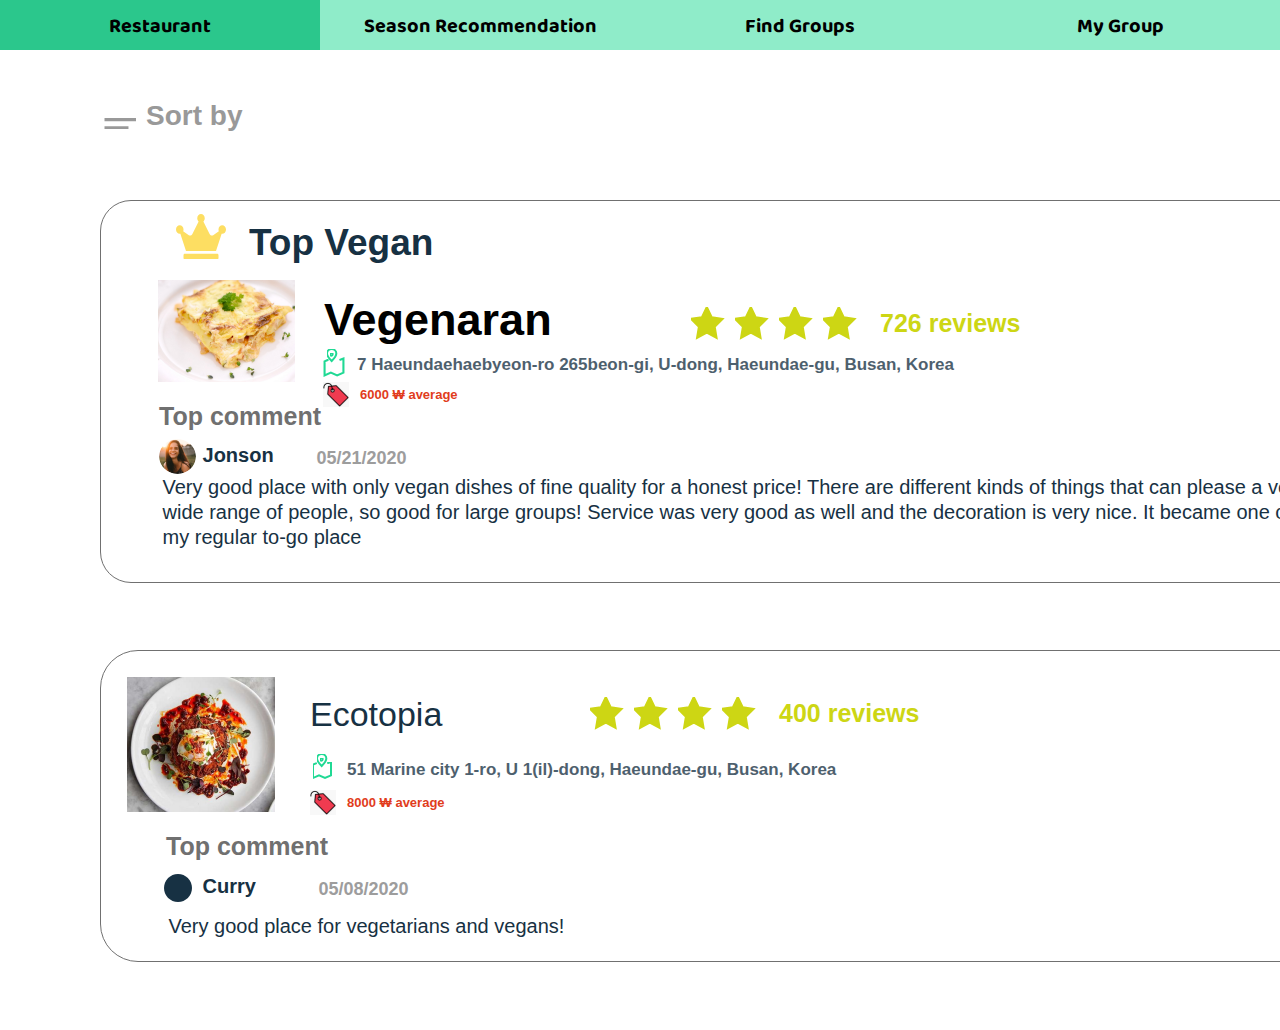
<file: vegan.html>
<!DOCTYPE html>
<html>

<head>
    <meta charset="utf-8">
    <title>vegan</title>
    <link href="vegan.css" rel="stylesheet">
    <link href="https://use.fontawesome.com/releases/v5.0.8/css/all.css" rel="stylesheet">
    <link href="http://maxcdn.bootstrapcdn.com/font-awesome/4.1.0/css/font-awesome.min.css" rel="stylesheet" />
    
    <link href="https://fonts.googleapis.com/css?family=Tangerine" rel="stylesheet">
    <link href="jquery/css/ui-lightness/jquery-ui-1.10.0.custom.css" rel="stylesheet" />  
    <link href="./DP4.css" rel="stylesheet" />
    <link href="./restaurant.css" rel="stylesheet" />
    <link href="./price.css" rel="stylesheet">
    
  
    <script src="jquery/js/jquery-1.9.0.min.js"></script>
    <script src="jquery/js/jquery.min.js"></script>
    <script src="jquery/js/jquery-ui-1.10.0.custom.min.js"></script>
    <script src="./restaurant.js"></script>
    <script src="./DP4.js"></script>
    <script src="./restaurant_info_pairs.js"></script>
</head>

<body>
    <link href="https://fonts.googleapis.com/css?family=Baloo+Thambi+2&display=swap" rel="stylesheet">
    <style>
      body{
        font-family: 'Baloo Thambi 2', cursive;
      }
    </style>
   
   <table class = "collapse" id = "table">
        <thead>
          <tr style="background-color:#8FECC9">
            <th style="width: 25%" class = "menu" id="restaurant">
              <a href = ./index.html>
                <style type="text/css" class="first">
                  a:link { color: black; text-decoration: none;}
                  a:visited { color: black; text-decoration: none;}
                  a:hover { color: blue; text-decoration: none;}
                 </style>
              Restaurant</a></th>
            </th>
            <th style="width: 25%" class = "menu" id="season">
              <a href = ./season.html class="first">
                <style type="text/css">
                  a:link { color: black; text-decoration: none;}
                  a:visited { color: black; text-decoration: none;}
                  a:hover { color: blue; text-decoration: none;}
                 </style>
              Season Recommendation</a></th>
            <th style="width: 25%" class = "menu" id="findgroup">
              <a href = ./group_restaurant_name.html class="first">
                <style type="text/css">
                  a:link { color: black; text-decoration: none;}
                  a:visited { color: black; text-decoration: none;}
                  a:hover { color: blue; text-decoration: none;}
                 </style>
              Find Groups</a></th>
            </th>
            <th style="width: 25%" class = "menu" id="myroom"><a href = ./myroom.html class="first">
              <style type="text/css">
                a:link { color: black; text-decoration: none;}
                a:visited { color: black; text-decoration: none;}
                a:hover { color: blue; text-decoration: none;}
               </style>
            My Group</a></th>          </tr>
        </thead>
    </table>

    <div class="vegetarian">        <div data-layer="5b01e7eb-00f0-4ce3-ba32-ee1e055776be" class="x113"></div>
    <div class="vegetarianCcfffa172b4a"></div>
    <svg class="x26"><path d="M 0 0 L 4 830.62158203125"  /></svg>
    <svg class="x27"><path d="M 0 0 L 2 218"  /></svg>
    <svg class="iconIonicMdArrowDropupCircle"><path d="M 32.625 18 C 32.625 9.9228515625 26.0771484375 3.375 18 3.375 C 9.9228515625 3.375 3.375 9.9228515625 3.375 18 C 3.375 26.0771484375 9.9228515625 32.625 18 32.625 C 26.0771484375 32.625 32.625 26.0771484375 32.625 18 Z M 24.75 20.25 L 11.25 20.25 L 18 13.5 L 24.75 20.25 Z"  /></svg>
    <svg class="iconIonicMdArrowDropdownCircle"><path d="M 18 3.375 C 9.9228515625 3.375 3.375 9.9228515625 3.375 18 C 3.375 26.0771484375 9.9228515625 32.625 18 32.625 C 26.0771484375 32.625 32.625 26.0771484375 32.625 18 C 32.625 9.9228515625 26.0771484375 3.375 18 3.375 Z M 18 22.5 L 11.25 15.75 L 24.75 15.75 L 18 22.5 Z"  /></svg>
    <div class="x261">            
        <svg class="iconMaterialSort"><path d="M 4.5 29.05322265625 L 16.48655128479004 29.05322265625 L 16.48655128479004 25.71101951599121 L 4.5 25.71101951599121 L 4.5 29.05322265625 Z M 4.5 9 L 4.5 12.34220504760742 L 40.45965194702148 12.34220504760742 L 40.45965194702148 9 L 4.5 9 Z M 4.5 20.69771385192871 L 28.47310447692871 20.69771385192871 L 28.47310447692871 17.35550880432129 L 4.5 17.35550880432129 L 4.5 20.69771385192871 Z"  /></svg>
        <div class="sortBy">Sort by</div>
    </div>
    <div class="x281">           
        <div class="x271">                
            <div class="x119"></div>
        </div>
        <div class="topVegetarian">Top Vegan</div>
        <div class="veggieParadise">
            <a href = ./restaurant2.html>
                <style type="text/css">
                    a:link { color: black; text-decoration: none;}
                    a:visited { color: black; text-decoration: none;}
                    a:hover { color: blue; text-decoration: none;}
                </style>
            Vegenaran</a>
        </div>
        <div class="x70"></div>
        <svg class="iconAwesomeCrown"><path d="M 41.25156021118164 39.74190902709961 L 8.750330924987793 39.74190902709961 C 8.06280517578125 39.74190902709961 7.500283718109131 40.38061904907227 7.500283718109131 41.16126251220703 L 7.500283718109131 43.99997329711914 C 7.500283718109131 44.78061676025391 8.06280517578125 45.41932678222656 8.750330924987793 45.41932678222656 L 41.25156021118164 45.41932678222656 C 41.9390869140625 45.41932678222656 42.50160598754883 44.78061676025391 42.50160598754883 43.99997329711914 L 42.50160598754883 41.16126251220703 C 42.50160598754883 40.38061904907227 41.9390869140625 39.74190902709961 41.25156021118164 39.74190902709961 Z M 46.25175094604492 11.35483169555664 C 44.18135833740234 11.35483169555664 42.50160598754883 13.26208877563477 42.50160598754883 15.61289310455322 C 42.50160598754883 16.24273109436035 42.62660980224609 16.82821464538574 42.84537124633789 17.36934280395508 L 37.18890380859375 21.21934127807617 C 35.98573303222656 22.03547096252441 34.43098831176758 21.57418060302734 33.73564910888672 20.19031143188477 L 27.36822128295898 7.540317535400391 C 28.20419120788574 6.759673118591309 28.7510871887207 5.588706016540527 28.7510871887207 4.25806188583374 C 28.7510871887207 1.907256841659546 27.07133483886719 0 25.00094604492188 0 C 22.9305534362793 0 21.25080299377441 1.907256841659546 21.25080299377441 4.25806188583374 C 21.25080299377441 5.588706016540527 21.79769897460938 6.759673118591309 22.63366889953613 7.540317535400391 L 16.2662410736084 20.19030952453613 C 15.57090187072754 21.57417869567871 14.00834274291992 22.03546905517578 12.81298446655273 21.21933937072754 L 7.164332866668701 17.36934280395508 C 7.375278472900391 16.83708381652832 7.508095741271973 16.24272918701172 7.508095741271973 15.61289215087891 C 7.508095741271973 13.26208686828613 5.82834529876709 11.35482978820801 3.757954120635986 11.35482978820801 C 1.687563419342041 11.35482978820801 0 13.26208877563477 0 15.61289310455322 C 0 17.96369743347168 1.679751038551331 19.8709545135498 3.750141859054565 19.8709545135498 C 3.953274250030518 19.8709545135498 4.156406879425049 19.83547210693359 4.35172700881958 19.79998779296875 L 10.0003776550293 36.90320205688477 L 40.00151062011719 36.90320205688477 L 45.65016174316406 19.79998779296875 C 45.84548568725586 19.83547210693359 46.04861831665039 19.8709545135498 46.25175094604492 19.8709545135498 C 48.32213973999023 19.8709545135498 50.00189208984375 17.96369743347168 50.00189208984375 15.61289310455322 C 50.00189208984375 13.26208877563477 48.32213973999023 11.35483169555664 46.25175094604492 11.35483169555664 Z"  /></svg>
        <div class="shapeCopy2">                
            <svg class="shapeCopy2512535f9"><path d="M 15.80870532989502 0 L 20.69464874267578 10.20440196990967 L 31.61741065979004 11.84066963195801 L 23.71306037902832 19.78297996520996 L 25.5784854888916 31 L 15.80870532989502 25.70440101623535 L 6.038925647735596 31 L 7.90435266494751 19.78297996520996 L 0 11.84066963195801 L 10.92276191711426 10.20440196990967 L 15.80870532989502 0 L 15.80870532989502 0 Z"  /></svg>
    </div>
        <div class="shapeCopy2d31747f5">                
            <svg class="shapeCopy27fb7b08d"><path d="M 15.80870532989502 0 L 20.69464874267578 10.20440196990967 L 31.61741065979004 11.84066963195801 L 23.71306037902832 19.78297996520996 L 25.5784854888916 31 L 15.80870532989502 25.70440101623535 L 6.038925647735596 31 L 7.90435266494751 19.78297996520996 L 0 11.84066963195801 L 10.92276191711426 10.20440196990967 L 15.80870532989502 0 L 15.80870532989502 0 Z"  /></svg>
        </div>
        <div class="shapeCopy239b54a6f">                
            <svg class="shapeCopy24a919dd7"><path d="M 15.80870532989502 0 L 20.69464874267578 10.20440196990967 L 31.61741065979004 11.84066963195801 L 23.71306037902832 19.78297996520996 L 25.5784854888916 31 L 15.80870532989502 25.70440101623535 L 6.038925647735596 31 L 7.90435266494751 19.78297996520996 L 0 11.84066963195801 L 10.92276191711426 10.20440196990967 L 15.80870532989502 0 L 15.80870532989502 0 Z"  /></svg>
        </div>
        <div class="shapeCopy246e3e2eb">                
            <svg class="shapeCopy2cb9fd9ed"><path d="M 15.80870532989502 0 L 20.69464874267578 10.20440196990967 L 31.61741065979004 11.84066963195801 L 23.71306037902832 19.78297996520996 L 25.5784854888916 31 L 15.80870532989502 25.70440101623535 L 6.038925647735596 31 L 7.90435266494751 19.78297996520996 L 0 11.84066963195801 L 10.92276191711426 10.20440196990967 L 15.80870532989502 0 L 15.80870532989502 0 Z"  /></svg>
        </div>
        <div class="x526Reviews">726 reviews</div>
        <div class="topComment">Top comment</div>
        <div class="comment26e2fe7f">                
            <div class="jaysenTerrell5a1dce0d">Jonson</div>
            <div class="iEnjoyedTheFoodO46b3a211">Very good place with only vegan dishes of fine quality for a honest price! There are different kinds of things that can please a very wide range of people, so good for large groups! Service was very good as well and the decoration is very nice. It became one of my regular to-go place</div>
            <div class="x1DaysAgoed71c693">05/21/2020<br /></div>
        </div>
        <svg class="nopathCopie2"><defs><pattern id="img-nopathCopie2" patternContentUnits="userSpaceOnUse" width="100%" height="100%"><image xlink:href="assets/nopathCopie2.png" x="0" y="0" width="37.00px" height="35.00px" /></pattern></defs><path d="M 18.5 0 C 28.71726608276367 0 37 7.835017204284668 37 17.5 C 37 27.16498184204102 28.71726608276367 35 18.5 35 C 8.282732963562012 35 0 27.16498184204102 0 17.5 C 0 7.835017204284668 8.282732963562012 0 18.5 0 Z" fill="url(#img-nopathCopie2)" /></svg>
        <div class="x311">                
            <div class="x19DosanDaero67GilCheongdamDongGangnamGuSeoulKorea">7 Haeundaehaebyeon-ro 265beon-gi, U-dong, Haeundae-gu, Busan, Korea </div>
            <div class="iconMapviewdffe5e7a">                    
                <div class="mapPince9215e0">                        <svg data-layer="5b545c4f-0fe9-419a-ae4b-f6564dd7f2a9" preserveAspectRatio="none" viewBox="-1.5 -1.5 21 19" class="shape14429774"><path d="M 15 1 L 18 0 L 18 13.33333301544189 L 12 16 L 6 13.33333301544189 L 0 16 L 0 2.666666746139526 L 3 1.333333373069763"  /></svg>
                    <svg class="shape5e9813a5"><path d="M 9.333333015441895 4.545333385467529 C 9.333333015441895 7.35099983215332 4.666666507720947 12 4.666666507720947 12 C 4.666666507720947 12 0 7.35099983215332 0 4.545333385467529 C 0 1.669000029563904 2.411666631698608 0 4.666666507720947 0 C 6.921666622161865 0 9.333333015441895 1.669000029563904 9.333333015441895 4.545333385467529 Z"  /></svg>
                    <svg class="ovala2e0a3be"><path d="M 1.333333373069763 0 C 2.069713115692139 0 2.666666746139526 0.5969537496566772 2.666666746139526 1.333333373069763 C 2.666666746139526 2.069713115692139 2.069713115692139 2.666666746139526 1.333333373069763 2.666666746139526 C 0.5969537496566772 2.666666746139526 0 2.069713115692139 0 1.333333373069763 C 0 0.5969537496566772 0.5969537496566772 0 1.333333373069763 0 Z"  /></svg>
        </div>
        </div>
        </div>
        <div class="x321">                
            <div class="x75"></div>
            <div class="x10000Average">6000 ₩ average</div>
</div>
</div>
    <div class="x291">            
        <div class="x139"></div>
        <div class="x72"></div>
        <div class="plantFoodLand">Ecotopia</div>
        <div class="topComment86d9d0b9">Top comment</div>
        <div class="comment">                
            <div class="jaysenTerrell">Curry</div>
            <div class="iEnjoyedTheFoodO"><br />Very good place for vegetarians and vegans!</div>
            <div class="x1DaysAgo">05/08/2020<br /></div>
</div>
        <div class="boxText">                
            <div class="bitmap6f9b618e">                    
                <svg class="mask311985d6"><path d="M 14 0 C 21.73198509216309 0 28 6.268014430999756 28 14 C 28 21.73198509216309 21.73198509216309 28 14 28 C 6.268014430999756 28 0 21.73198509216309 0 14 C 0 6.268014430999756 6.268014430999756 0 14 0 Z"  /></svg>
                <div class="bitmap"></div>
</div>
</div>
        <div class="shapeCopy233901842">                
            <svg class="shapeCopy2a3814fb5"><path d="M 15.80870532989502 0 L 20.69464874267578 10.20440196990967 L 31.61741065979004 11.84066963195801 L 23.71306037902832 19.78297996520996 L 25.5784854888916 31 L 15.80870532989502 25.70440101623535 L 6.038925647735596 31 L 7.90435266494751 19.78297996520996 L 0 11.84066963195801 L 10.92276191711426 10.20440196990967 L 15.80870532989502 0 L 15.80870532989502 0 Z"  /></svg>
</div>
        <div class="shapeCopy21e223386">                
            <svg class="shapeCopy29d1e0545"><path d="M 15.80870532989502 0 L 20.69464874267578 10.20440196990967 L 31.61741065979004 11.84066963195801 L 23.71306037902832 19.78297996520996 L 25.5784854888916 31 L 15.80870532989502 25.70440101623535 L 6.038925647735596 31 L 7.90435266494751 19.78297996520996 L 0 11.84066963195801 L 10.92276191711426 10.20440196990967 L 15.80870532989502 0 L 15.80870532989502 0 Z"  /></svg>
</div>
        <div class="shapeCopy223a0c7ce">                
            <svg class="shapeCopy2efdf2394"><path d="M 15.80870532989502 0 L 20.69464874267578 10.20440196990967 L 31.61741065979004 11.84066963195801 L 23.71306037902832 19.78297996520996 L 25.5784854888916 31 L 15.80870532989502 25.70440101623535 L 6.038925647735596 31 L 7.90435266494751 19.78297996520996 L 0 11.84066963195801 L 10.92276191711426 10.20440196990967 L 15.80870532989502 0 L 15.80870532989502 0 Z"  /></svg>
</div>
        <div class="shapeCopy2930fba0b">                
            <svg class="shapeCopy2fdb38468"><path d="M 15.80870532989502 0 L 20.69464874267578 10.20440196990967 L 31.61741065979004 11.84066963195801 L 23.71306037902832 19.78297996520996 L 25.5784854888916 31 L 15.80870532989502 25.70440101623535 L 6.038925647735596 31 L 7.90435266494751 19.78297996520996 L 0 11.84066963195801 L 10.92276191711426 10.20440196990967 L 15.80870532989502 0 L 15.80870532989502 0 Z"  /></svg>
</div>
        <div class="x230Reviews">400 reviews</div>
        <div class="x249DonghoRoSindang2iDongJungGuSeoulKorea">51 Marine city 1-ro, U 1(il)-dong, Haeundae-gu, Busan, Korea </div>
        <div class="iconMapview">                
            <div class="mapPin">                    
                <svg class="shape89bc0e53"><path d="M 15 1 L 18 0 L 18 13.33333301544189 L 12 16 L 6 13.33333301544189 L 0 16 L 0 2.666666746139526 L 3 1.333333373069763"  /></svg>
                <svg class="shape"><path d="M 9.333333015441895 4.545333385467529 C 9.333333015441895 7.35099983215332 4.666666507720947 12 4.666666507720947 12 C 4.666666507720947 12 0 7.35099983215332 0 4.545333385467529 C 0 1.669000029563904 2.411666631698608 0 4.666666507720947 0 C 6.921666622161865 0 9.333333015441895 1.669000029563904 9.333333015441895 4.545333385467529 Z"  /></svg>
                <svg class="oval"><path d="M 1.333333373069763 0 C 2.069713115692139 0 2.666666746139526 0.5969537496566772 2.666666746139526 1.333333373069763 C 2.666666746139526 2.069713115692139 2.069713115692139 2.666666746139526 1.333333373069763 2.666666746139526 C 0.5969537496566772 2.666666746139526 0 2.069713115692139 0 1.333333373069763 C 0 0.5969537496566772 0.5969537496566772 0 1.333333373069763 0 Z"  /></svg>
</div>
</div>
</div>
    <div class="x322">            
        <div class="x750bfacbc6"></div>
        <div class="x14000Average">8000 ₩ average</div>
</div>
</div>



</body>
</html>
</file>
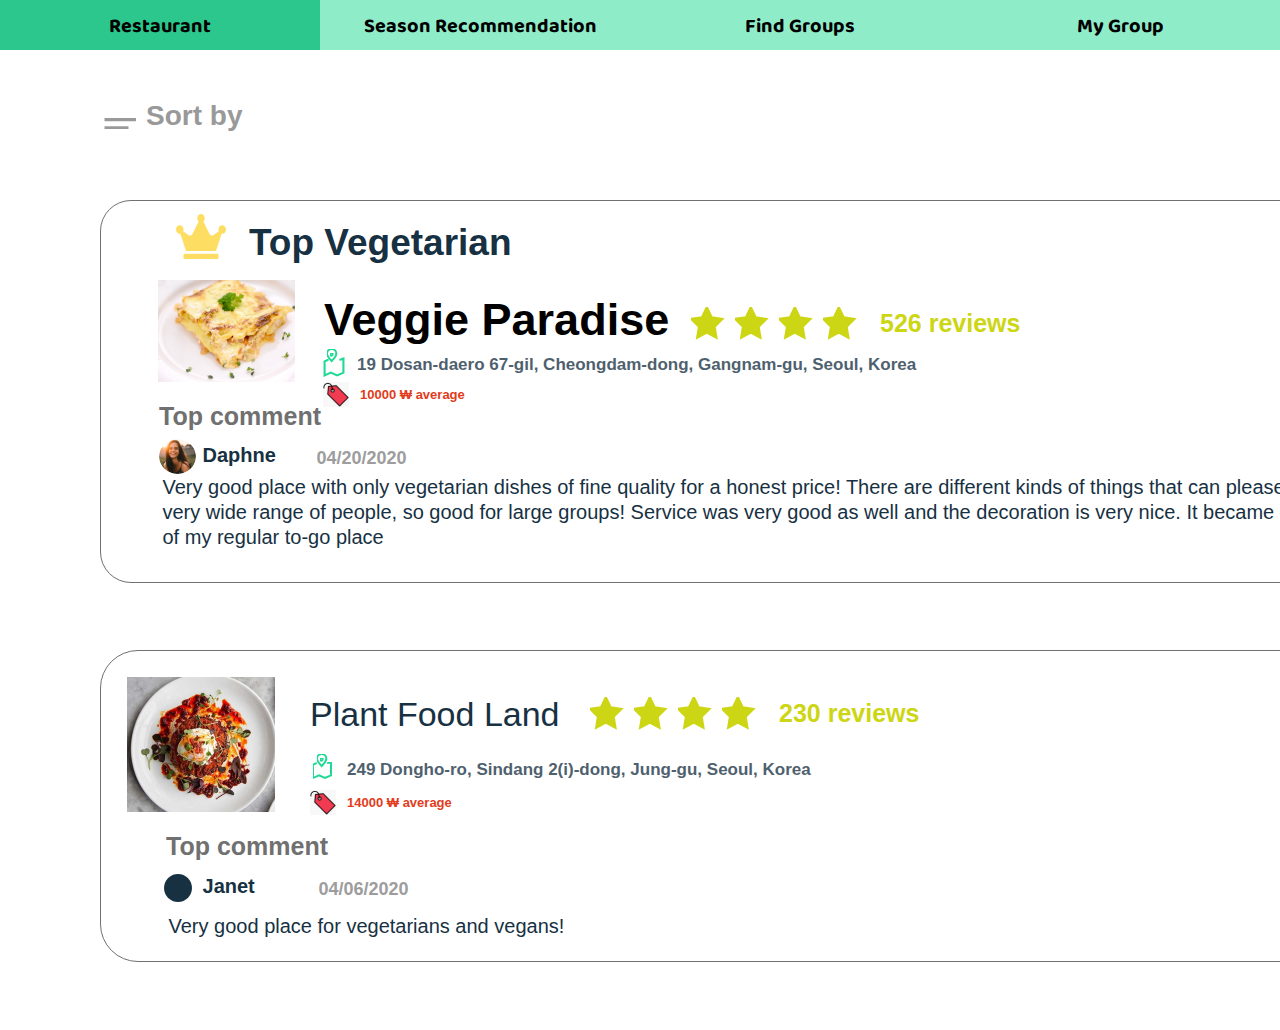
<file: vegetarian.html>
<!DOCTYPE html>
<html>

<head>
    <meta charset="utf-8">
    <title>vegetarian</title>
    <link href="vegetarian.css" rel="stylesheet">
    <link href="https://use.fontawesome.com/releases/v5.0.8/css/all.css" rel="stylesheet">
    <link href="http://maxcdn.bootstrapcdn.com/font-awesome/4.1.0/css/font-awesome.min.css" rel="stylesheet" />
    
    <link href="https://fonts.googleapis.com/css?family=Tangerine" rel="stylesheet">
    <link href="jquery/css/ui-lightness/jquery-ui-1.10.0.custom.css" rel="stylesheet" />  
    <link href="./DP4.css" rel="stylesheet" />
    <link href="./restaurant.css" rel="stylesheet" />
    <link href="./price.css" rel="stylesheet">
    
  
    <script src="jquery/js/jquery-1.9.0.min.js"></script>
    <script src="jquery/js/jquery.min.js"></script>
    <script src="jquery/js/jquery-ui-1.10.0.custom.min.js"></script>
    <script src="./restaurant.js"></script>
    <script src="./DP4.js"></script>
    <script src="./restaurant_info_pairs.js"></script>
</head>

<body>
    <link href="https://fonts.googleapis.com/css?family=Baloo+Thambi+2&display=swap" rel="stylesheet">
    <style>
      body{
        font-family: 'Baloo Thambi 2', cursive;
      }
    </style>
   
   <table class = "collapse" id = "table">
        <thead>
          <tr style="background-color:#8FECC9">
            <th style="width: 25%" class = "menu" id="restaurant">
              <a href = ./index.html>
                <style type="text/css" class="first">
                  a:link { color: black; text-decoration: none;}
                  a:visited { color: black; text-decoration: none;}
                  a:hover { color: blue; text-decoration: none;}
                 </style>
              Restaurant</a></th>
            </th>
            <th style="width: 25%" class = "menu" id="season">
              <a href = ./season.html class="first">
                <style type="text/css">
                  a:link { color: black; text-decoration: none;}
                  a:visited { color: black; text-decoration: none;}
                  a:hover { color: blue; text-decoration: none;}
                 </style>
              Season Recommendation</a></th>
            <th style="width: 25%" class = "menu" id="findgroup">
              <a href = ./group_restaurant_name.html class="first">
                <style type="text/css">
                  a:link { color: black; text-decoration: none;}
                  a:visited { color: black; text-decoration: none;}
                  a:hover { color: blue; text-decoration: none;}
                 </style>
              Find Groups</a></th>
            </th>
            <th style="width: 25%" class = "menu" id="myroom"><a href = ./myroom.html class="first">
              <style type="text/css">
                a:link { color: black; text-decoration: none;}
                a:visited { color: black; text-decoration: none;}
                a:hover { color: blue; text-decoration: none;}
               </style>
            My Group</a></th>          </tr>
        </thead>
    </table>

    <div class="vegetarian">        
    <div class="x113"></div>
    <div class="vegetarianCcfffa172b4a"></div>
    <svg class="x26"><path d="M 0 0 L 4 830.62158203125"  /></svg>
    <svg class="x27"><path d="M 0 0 L 2 218"  /></svg>
    <svg class="iconIonicMdArrowDropupCircle"><path d="M 32.625 18 C 32.625 9.9228515625 26.0771484375 3.375 18 3.375 C 9.9228515625 3.375 3.375 9.9228515625 3.375 18 C 3.375 26.0771484375 9.9228515625 32.625 18 32.625 C 26.0771484375 32.625 32.625 26.0771484375 32.625 18 Z M 24.75 20.25 L 11.25 20.25 L 18 13.5 L 24.75 20.25 Z"  /></svg>
    <svg class="iconIonicMdArrowDropdownCircle"><path d="M 18 3.375 C 9.9228515625 3.375 3.375 9.9228515625 3.375 18 C 3.375 26.0771484375 9.9228515625 32.625 18 32.625 C 26.0771484375 32.625 32.625 26.0771484375 32.625 18 C 32.625 9.9228515625 26.0771484375 3.375 18 3.375 Z M 18 22.5 L 11.25 15.75 L 24.75 15.75 L 18 22.5 Z"  /></svg>
    <div class="x261">            
        <svg class="iconMaterialSort"><path d="M 4.5 29.05322265625 L 16.48655128479004 29.05322265625 L 16.48655128479004 25.71101951599121 L 4.5 25.71101951599121 L 4.5 29.05322265625 Z M 4.5 9 L 4.5 12.34220504760742 L 40.45965194702148 12.34220504760742 L 40.45965194702148 9 L 4.5 9 Z M 4.5 20.69771385192871 L 28.47310447692871 20.69771385192871 L 28.47310447692871 17.35550880432129 L 4.5 17.35550880432129 L 4.5 20.69771385192871 Z"  /></svg>
        <div class="sortBy">Sort by</div>
    </div>
    <div class="x281">           
        <div class="x271">                
            <div class="x119"></div>
        </div>
        <div class="topVegetarian">Top Vegetarian</div>
        <div class="veggieParadise">
                <a href = ./restaurant.html>
                    <style type="text/css">
                      a:link { color: black; text-decoration: none;}
                      a:visited { color: black; text-decoration: none;}
                      a:hover { color: blue; text-decoration: none;}
                     </style>
                  Veggie Paradise</a>
        </div>
            
        <div class="x70"></div>
        <svg class="iconAwesomeCrown"><path d="M 41.25156021118164 39.74190902709961 L 8.750330924987793 39.74190902709961 C 8.06280517578125 39.74190902709961 7.500283718109131 40.38061904907227 7.500283718109131 41.16126251220703 L 7.500283718109131 43.99997329711914 C 7.500283718109131 44.78061676025391 8.06280517578125 45.41932678222656 8.750330924987793 45.41932678222656 L 41.25156021118164 45.41932678222656 C 41.9390869140625 45.41932678222656 42.50160598754883 44.78061676025391 42.50160598754883 43.99997329711914 L 42.50160598754883 41.16126251220703 C 42.50160598754883 40.38061904907227 41.9390869140625 39.74190902709961 41.25156021118164 39.74190902709961 Z M 46.25175094604492 11.35483169555664 C 44.18135833740234 11.35483169555664 42.50160598754883 13.26208877563477 42.50160598754883 15.61289310455322 C 42.50160598754883 16.24273109436035 42.62660980224609 16.82821464538574 42.84537124633789 17.36934280395508 L 37.18890380859375 21.21934127807617 C 35.98573303222656 22.03547096252441 34.43098831176758 21.57418060302734 33.73564910888672 20.19031143188477 L 27.36822128295898 7.540317535400391 C 28.20419120788574 6.759673118591309 28.7510871887207 5.588706016540527 28.7510871887207 4.25806188583374 C 28.7510871887207 1.907256841659546 27.07133483886719 0 25.00094604492188 0 C 22.9305534362793 0 21.25080299377441 1.907256841659546 21.25080299377441 4.25806188583374 C 21.25080299377441 5.588706016540527 21.79769897460938 6.759673118591309 22.63366889953613 7.540317535400391 L 16.2662410736084 20.19030952453613 C 15.57090187072754 21.57417869567871 14.00834274291992 22.03546905517578 12.81298446655273 21.21933937072754 L 7.164332866668701 17.36934280395508 C 7.375278472900391 16.83708381652832 7.508095741271973 16.24272918701172 7.508095741271973 15.61289215087891 C 7.508095741271973 13.26208686828613 5.82834529876709 11.35482978820801 3.757954120635986 11.35482978820801 C 1.687563419342041 11.35482978820801 0 13.26208877563477 0 15.61289310455322 C 0 17.96369743347168 1.679751038551331 19.8709545135498 3.750141859054565 19.8709545135498 C 3.953274250030518 19.8709545135498 4.156406879425049 19.83547210693359 4.35172700881958 19.79998779296875 L 10.0003776550293 36.90320205688477 L 40.00151062011719 36.90320205688477 L 45.65016174316406 19.79998779296875 C 45.84548568725586 19.83547210693359 46.04861831665039 19.8709545135498 46.25175094604492 19.8709545135498 C 48.32213973999023 19.8709545135498 50.00189208984375 17.96369743347168 50.00189208984375 15.61289310455322 C 50.00189208984375 13.26208877563477 48.32213973999023 11.35483169555664 46.25175094604492 11.35483169555664 Z"  /></svg>
        <div class="shapeCopy2">                
            <svg class="shapeCopy2512535f9"><path d="M 15.80870532989502 0 L 20.69464874267578 10.20440196990967 L 31.61741065979004 11.84066963195801 L 23.71306037902832 19.78297996520996 L 25.5784854888916 31 L 15.80870532989502 25.70440101623535 L 6.038925647735596 31 L 7.90435266494751 19.78297996520996 L 0 11.84066963195801 L 10.92276191711426 10.20440196990967 L 15.80870532989502 0 L 15.80870532989502 0 Z"  /></svg>
    </div>
        <div class="shapeCopy2d31747f5">                
            <svg class="shapeCopy27fb7b08d"><path d="M 15.80870532989502 0 L 20.69464874267578 10.20440196990967 L 31.61741065979004 11.84066963195801 L 23.71306037902832 19.78297996520996 L 25.5784854888916 31 L 15.80870532989502 25.70440101623535 L 6.038925647735596 31 L 7.90435266494751 19.78297996520996 L 0 11.84066963195801 L 10.92276191711426 10.20440196990967 L 15.80870532989502 0 L 15.80870532989502 0 Z"  /></svg>
        </div>
        <div class="shapeCopy239b54a6f">                
            <svg class="shapeCopy24a919dd7"><path d="M 15.80870532989502 0 L 20.69464874267578 10.20440196990967 L 31.61741065979004 11.84066963195801 L 23.71306037902832 19.78297996520996 L 25.5784854888916 31 L 15.80870532989502 25.70440101623535 L 6.038925647735596 31 L 7.90435266494751 19.78297996520996 L 0 11.84066963195801 L 10.92276191711426 10.20440196990967 L 15.80870532989502 0 L 15.80870532989502 0 Z"  /></svg>
        </div>
        <div class="shapeCopy246e3e2eb">                
            <svg class="shapeCopy2cb9fd9ed"><path d="M 15.80870532989502 0 L 20.69464874267578 10.20440196990967 L 31.61741065979004 11.84066963195801 L 23.71306037902832 19.78297996520996 L 25.5784854888916 31 L 15.80870532989502 25.70440101623535 L 6.038925647735596 31 L 7.90435266494751 19.78297996520996 L 0 11.84066963195801 L 10.92276191711426 10.20440196990967 L 15.80870532989502 0 L 15.80870532989502 0 Z"  /></svg>
        </div>
        <div class="x526Reviews">526 reviews</div>
        <div class="topComment">Top comment</div>
        <div class="comment26e2fe7f">                
            <div class="jaysenTerrell5a1dce0d">Daphne</div>
            <div class="iEnjoyedTheFoodO46b3a211">Very good place with only vegetarian dishes of fine quality for a honest price! There are different kinds of things that can please a very wide range of people, so good for large groups! Service was very good as well and the decoration is very nice. It became one of my regular to-go place</div>
            <div class="x1DaysAgoed71c693">04/20/2020<br /></div>
        </div>
        <svg class="nopathCopie2"><defs><pattern id="img-nopathCopie2" patternContentUnits="userSpaceOnUse" width="100%" height="100%"><image xlink:href="assets/nopathCopie2.png" x="0" y="0" width="37.00px" height="35.00px" /></pattern></defs><path d="M 18.5 0 C 28.71726608276367 0 37 7.835017204284668 37 17.5 C 37 27.16498184204102 28.71726608276367 35 18.5 35 C 8.282732963562012 35 0 27.16498184204102 0 17.5 C 0 7.835017204284668 8.282732963562012 0 18.5 0 Z" fill="url(#img-nopathCopie2)" /></svg>
        <div class="x311">                
            <div class="x19DosanDaero67GilCheongdamDongGangnamGuSeoulKorea">19 Dosan-daero 67-gil, Cheongdam-dong, Gangnam-gu, Seoul, Korea </div>
            <div class="iconMapviewdffe5e7a">                    
                <div class="mapPince9215e0">                        <svg data-layer="5b545c4f-0fe9-419a-ae4b-f6564dd7f2a9" preserveAspectRatio="none" viewBox="-1.5 -1.5 21 19" class="shape14429774"><path d="M 15 1 L 18 0 L 18 13.33333301544189 L 12 16 L 6 13.33333301544189 L 0 16 L 0 2.666666746139526 L 3 1.333333373069763"  /></svg>
                    <svg class="shape5e9813a5"><path d="M 9.333333015441895 4.545333385467529 C 9.333333015441895 7.35099983215332 4.666666507720947 12 4.666666507720947 12 C 4.666666507720947 12 0 7.35099983215332 0 4.545333385467529 C 0 1.669000029563904 2.411666631698608 0 4.666666507720947 0 C 6.921666622161865 0 9.333333015441895 1.669000029563904 9.333333015441895 4.545333385467529 Z"  /></svg>
                    <svg class="ovala2e0a3be"><path d="M 1.333333373069763 0 C 2.069713115692139 0 2.666666746139526 0.5969537496566772 2.666666746139526 1.333333373069763 C 2.666666746139526 2.069713115692139 2.069713115692139 2.666666746139526 1.333333373069763 2.666666746139526 C 0.5969537496566772 2.666666746139526 0 2.069713115692139 0 1.333333373069763 C 0 0.5969537496566772 0.5969537496566772 0 1.333333373069763 0 Z"  /></svg>
        </div>
        </div>
        </div>
        <div class="x321">                
            <div class="x75"></div>
            <div class="x10000Average">10000 ₩ average</div>
</div>
</div>
    <div class="x291">            
        <div class="x139"></div>
        <div class="x72"></div>
        <div class="plantFoodLand">Plant Food Land</div>
        <div class="topComment86d9d0b9">Top comment</div>
        <div class="comment">                
            <div class="jaysenTerrell">Janet</div>
            <div class="iEnjoyedTheFoodO"><br />Very good place for vegetarians and vegans!</div>
            <div class="x1DaysAgo">04/06/2020<br /></div>
</div>
        <div class="boxText">                
            <div class="bitmap6f9b618e">                    
                <svg class="mask311985d6"><path d="M 14 0 C 21.73198509216309 0 28 6.268014430999756 28 14 C 28 21.73198509216309 21.73198509216309 28 14 28 C 6.268014430999756 28 0 21.73198509216309 0 14 C 0 6.268014430999756 6.268014430999756 0 14 0 Z"  /></svg>
                <div class="bitmap"></div>
</div>
</div>
        <div class="shapeCopy233901842">                
            <svg class="shapeCopy2a3814fb5"><path d="M 15.80870532989502 0 L 20.69464874267578 10.20440196990967 L 31.61741065979004 11.84066963195801 L 23.71306037902832 19.78297996520996 L 25.5784854888916 31 L 15.80870532989502 25.70440101623535 L 6.038925647735596 31 L 7.90435266494751 19.78297996520996 L 0 11.84066963195801 L 10.92276191711426 10.20440196990967 L 15.80870532989502 0 L 15.80870532989502 0 Z"  /></svg>
</div>
        <div class="shapeCopy21e223386">                
            <svg class="shapeCopy29d1e0545"><path d="M 15.80870532989502 0 L 20.69464874267578 10.20440196990967 L 31.61741065979004 11.84066963195801 L 23.71306037902832 19.78297996520996 L 25.5784854888916 31 L 15.80870532989502 25.70440101623535 L 6.038925647735596 31 L 7.90435266494751 19.78297996520996 L 0 11.84066963195801 L 10.92276191711426 10.20440196990967 L 15.80870532989502 0 L 15.80870532989502 0 Z"  /></svg>
</div>
        <div class="shapeCopy223a0c7ce">                
            <svg class="shapeCopy2efdf2394"><path d="M 15.80870532989502 0 L 20.69464874267578 10.20440196990967 L 31.61741065979004 11.84066963195801 L 23.71306037902832 19.78297996520996 L 25.5784854888916 31 L 15.80870532989502 25.70440101623535 L 6.038925647735596 31 L 7.90435266494751 19.78297996520996 L 0 11.84066963195801 L 10.92276191711426 10.20440196990967 L 15.80870532989502 0 L 15.80870532989502 0 Z"  /></svg>
</div>
        <div class="shapeCopy2930fba0b">                
            <svg class="shapeCopy2fdb38468"><path d="M 15.80870532989502 0 L 20.69464874267578 10.20440196990967 L 31.61741065979004 11.84066963195801 L 23.71306037902832 19.78297996520996 L 25.5784854888916 31 L 15.80870532989502 25.70440101623535 L 6.038925647735596 31 L 7.90435266494751 19.78297996520996 L 0 11.84066963195801 L 10.92276191711426 10.20440196990967 L 15.80870532989502 0 L 15.80870532989502 0 Z"  /></svg>
</div>
        <div class="x230Reviews">230 reviews</div>
        <div class="x249DonghoRoSindang2iDongJungGuSeoulKorea">249 Dongho-ro, Sindang 2(i)-dong, Jung-gu, Seoul, Korea </div>
        <div class="iconMapview">                
            <div class="mapPin">                    
                <svg class="shape89bc0e53"><path d="M 15 1 L 18 0 L 18 13.33333301544189 L 12 16 L 6 13.33333301544189 L 0 16 L 0 2.666666746139526 L 3 1.333333373069763"  /></svg>
                <svg class="shape"><path d="M 9.333333015441895 4.545333385467529 C 9.333333015441895 7.35099983215332 4.666666507720947 12 4.666666507720947 12 C 4.666666507720947 12 0 7.35099983215332 0 4.545333385467529 C 0 1.669000029563904 2.411666631698608 0 4.666666507720947 0 C 6.921666622161865 0 9.333333015441895 1.669000029563904 9.333333015441895 4.545333385467529 Z"  /></svg>
                <svg class="oval"><path d="M 1.333333373069763 0 C 2.069713115692139 0 2.666666746139526 0.5969537496566772 2.666666746139526 1.333333373069763 C 2.666666746139526 2.069713115692139 2.069713115692139 2.666666746139526 1.333333373069763 2.666666746139526 C 0.5969537496566772 2.666666746139526 0 2.069713115692139 0 1.333333373069763 C 0 0.5969537496566772 0.5969537496566772 0 1.333333373069763 0 Z"  /></svg>
</div>
</div>
</div>
    <div class="x322">            
        <div class="x750bfacbc6"></div>
        <div class="x14000Average">14000 ₩ average</div>
</div>
</div>



</body>
</html>
</file>
<file: vegan.css>
/* 
      html {
        height: 100%;
        width: 100%;
      }

      body {
        font-family: 'Open Sans', serif;
        margin: 0;
        padding: 0;
        height: 100%;
        width: 100%;
        -webkit-font-smoothing: antialiased;
        overflow: -moz-scrollbars-none;
        -ms-overflow-style: none;
      } */

      

      .vegetarian {
        
              display: block;
              position: absolute;
              box-sizing: content-box;
              opacity: 1;
              overflow-x: auto;
              overflow-y: auto;
              background-color: rgba(255, 255, 255, 1);
              width: 1515.00px;
            height: 980.00px;
            left: 0px;
            top: 50px;
        
        }
        
        .vegetarian .x113 {
            position: absolute;
              box-sizing: border-box;
              display: none;
              -ms-transform: rotate(0.00deg);
            -webkit-transform: rotate(0.00deg);
            transform: rotate(0.00deg);
            -ms-transform-origin: center;
            -webkit-transform-origin: center;
            transform-origin: center;
              opacity: 1;
              cursor: default;
              margin-top: 0.00px;
              margin-right: 0.00px;
              margin-bottom: 0.00px;
              margin-left: 0.00px;
              padding-top: 0.00px;
              padding-right: 0.00px;
              padding-bottom: 0.00px;
              padding-left: 0.00px;
              background-color: rgba(255, 255, 255, 1);
              border-bottom-color: rgba(112, 112, 112, 1);
              border-bottom-style: solid;
              border-bottom-width: 1.00px;
              border-left-color: rgba(112, 112, 112, 1);
              border-left-style: solid;
              border-left-width: 1.00px;
              border-right-color: rgba(112, 112, 112, 1);
              border-right-style: solid;
              border-right-width: 1.00px;
              border-top-color: rgba(112, 112, 112, 1);
              border-top-style: solid;
              border-top-width: 1.00px;
              border-top-left-radius: 0.00px;
              border-top-right-radius: 0.00px;
              border-bottom-left-radius: 0.00px;
              border-bottom-right-radius: 0.00px;
              box-shadow: none;
              width: 29.00px;
            height: 29.00px;
            left: 69.00px;
            top: 213.00px;
        
        }
        
        .vegetarian .vegetarianCcfffa172b4a {
            position: absolute;
              box-sizing: content-box;
              -ms-transform: rotate(0.00deg);
            -webkit-transform: rotate(0.00deg);
            transform: rotate(0.00deg);
            -ms-transform-origin: center;
            -webkit-transform-origin: center;
            transform-origin: center;
              opacity: 1;
              cursor: default;
              margin-top: 0.00px;
              margin-right: 0.00px;
              margin-bottom: 0.00px;
              margin-left: 0.00px;
              padding-top: 0.00px;
              padding-right: 0.00px;
              padding-bottom: 0.00px;
              padding-left: 0.00px;
              background-color: rgba(255, 255, 255, 0);
              text-align: left;
              letter-spacing: 0.00px;
              color: rgba(23, 49, 67, 1);
              -webkit-text-stroke: unset;
              font-size: 25.00px;
              font-weight: 700;
            font-style: normal;
              font-family: Quicksand, Arial;
              text-decoration: none;
              box-shadow: none;
              overflow-x: unset;
              overflow-y: unset;
              white-space: pre;
              width: 0.00px;
            height: 0.00px;
            left: 887.00px;
            top: 52.00px;
        
        }
        
        .vegetarian .x26 {
            position: absolute;
              box-sizing: content-box;
              -ms-transform: rotate(0.00deg);
            -webkit-transform: rotate(0.00deg);
            transform: rotate(0.00deg);
            -ms-transform-origin: center;
            -webkit-transform-origin: center;
            transform-origin: center;
              opacity: 0.25999999046325684;
              cursor: default;
              margin-top: 0.00px;
              margin-right: 0.00px;
              margin-bottom: 0.00px;
              margin-left: 0.00px;
              padding-top: 0.00px;
              padding-right: 0.00px;
              padding-bottom: 0.00px;
              padding-left: 0.00px;
              stroke: rgba(112, 112, 112, 1);
                  stroke-width: 15.00px;
                  stroke-linecap: round;
              box-shadow: none;
              width: 19.07px;
            height: 845.69px;
            left: 1876.96px;
            top: 165.84px;
        
        }
        
        .vegetarian .x27 {
            position: absolute;
              box-sizing: content-box;
              -ms-transform: rotate(0.00deg);
            -webkit-transform: rotate(0.00deg);
            transform: rotate(0.00deg);
            -ms-transform-origin: center;
            -webkit-transform-origin: center;
            transform-origin: center;
              opacity: 1;
              cursor: default;
              margin-top: 0.00px;
              margin-right: 0.00px;
              margin-bottom: 0.00px;
              margin-left: 0.00px;
              padding-top: 0.00px;
              padding-right: 0.00px;
              padding-bottom: 0.00px;
              padding-left: 0.00px;
              stroke: rgba(112, 112, 112, 1);
                  stroke-width: 15.00px;
                  stroke-linecap: round;
              box-shadow: none;
              width: 17.14px;
            height: 233.14px;
            left: 1876.93px;
            top: 167.81px;
        
        }
        
        .vegetarian .iconIonicMdArrowDropupCircle {
            position: absolute;
              box-sizing: content-box;
              -ms-transform: rotate(0.00deg);
            -webkit-transform: rotate(0.00deg);
            transform: rotate(0.00deg);
            -ms-transform-origin: center;
            -webkit-transform-origin: center;
            transform-origin: center;
              opacity: 1;
              cursor: default;
              margin-top: 0.00px;
              margin-right: 0.00px;
              margin-bottom: 0.00px;
              margin-left: 0.00px;
              padding-top: 0.00px;
              padding-right: 0.00px;
              padding-bottom: 0.00px;
              padding-left: 0.00px;
              fill: rgba(112, 112, 112, 1);
              box-shadow: none;
              width: 29.25px;
            height: 29.25px;
            left: 1870.00px;
            top: 126.38px;
        
        }
        
        .vegetarian .iconIonicMdArrowDropdownCircle {
            position: absolute;
              box-sizing: content-box;
              -ms-transform: rotate(0.00deg);
            -webkit-transform: rotate(0.00deg);
            transform: rotate(0.00deg);
            -ms-transform-origin: center;
            -webkit-transform-origin: center;
            transform-origin: center;
              opacity: 1;
              cursor: default;
              margin-top: 0.00px;
              margin-right: 0.00px;
              margin-bottom: 0.00px;
              margin-left: 0.00px;
              padding-top: 0.00px;
              padding-right: 0.00px;
              padding-bottom: 0.00px;
              padding-left: 0.00px;
              fill: rgba(112, 112, 112, 1);
              box-shadow: none;
              width: 29.25px;
            height: 29.25px;
            left: 1874.00px;
            top: 1027.00px;
        
        }
        
        .vegetarian .x261 {
        
              display: block;
              position: absolute;
              box-sizing: content-box;
              -ms-transform: rotate(0.00deg);
            -webkit-transform: rotate(0.00deg);
            transform: rotate(0.00deg);
            -ms-transform-origin: center;
            -webkit-transform-origin: center;
            transform-origin: center;
              opacity: 1;
              cursor: default;
              margin-top: 0.00px;
              margin-right: 0.00px;
              margin-bottom: 0.00px;
              margin-left: 0.00px;
              padding-top: 0.00px;
              padding-right: 0.00px;
              padding-bottom: 0.00px;
              padding-left: 0.00px;
              overflow-x: unset;
              overflow-y: unset;
              background-color: transparent;
              width: 145.00px;
            height: 35.00px;
            left: 100.00px;
            top: 50.00px;
        
        }
        
        .vegetarian .x261 .iconMaterialSort {
            position: absolute;
              box-sizing: content-box;
              -ms-transform: rotate(0.00deg);
            -webkit-transform: rotate(0.00deg);
            transform: rotate(0.00deg);
            -ms-transform-origin: center;
            -webkit-transform-origin: center;
            transform-origin: center;
              opacity: 1;
              cursor: default;
              margin-top: 0.00px;
              margin-right: 0.00px;
              margin-bottom: 0.00px;
              margin-left: 0.00px;
              padding-top: 0.00px;
              padding-right: 0.00px;
              padding-bottom: 0.00px;
              padding-left: 0.00px;
              fill: rgba(0, 0, 0, 0.4);
              box-shadow: none;
              width: 35.96px;
            height: 20.05px;
            left: 0.00px;
            top: 8.95px;
        
        }
        
        .vegetarian .x261 .sortBy {
            position: absolute;
              box-sizing: content-box;
              -ms-transform: rotate(0.00deg);
            -webkit-transform: rotate(0.00deg);
            transform: rotate(0.00deg);
            -ms-transform-origin: center;
            -webkit-transform-origin: center;
            transform-origin: center;
              opacity: 1;
              cursor: default;
              margin-top: 0.00px;
              margin-right: 0.00px;
              margin-bottom: 0.00px;
              margin-left: 0.00px;
              padding-top: 0.00px;
              padding-right: 0.00px;
              padding-bottom: 0.00px;
              padding-left: 0.00px;
              background-color: rgba(255, 255, 255, 0);
              text-align: left;
              letter-spacing: 0.00px;
              color: rgba(153, 153, 153, 1);
              -webkit-text-stroke: unset;
              font-size: 28.00px;
              font-weight: 700;
            font-style: normal;
              font-family: Quicksand, Arial;
              text-decoration: none;
              box-shadow: none;
              overflow-x: unset;
              overflow-y: unset;
              white-space: pre;
              width: 99.00px;
            height: 35.00px;
            left: 46.00px;
            top: 0.00px;
        
        }
        
        .vegetarian .x281 {
        
              display: block;
              position: absolute;
              box-sizing: content-box;
              -ms-transform: rotate(0.00deg);
            -webkit-transform: rotate(0.00deg);
            transform: rotate(0.00deg);
            -ms-transform-origin: center;
            -webkit-transform-origin: center;
            transform-origin: center;
              opacity: 1;
              cursor: default;
              margin-top: 0.00px;
              margin-right: 0.00px;
              margin-bottom: 0.00px;
              margin-left: 0.00px;
              padding-top: 0.00px;
              padding-right: 0.00px;
              padding-bottom: 0.00px;
              padding-left: 0.00px;
              overflow-x: unset;
              overflow-y: unset;
              background-color: transparent;
              width: 1364.00px;
            height: 383.00px;
            left: 100.00px;
            top: 150.00px;
        
        }
        
        .vegetarian .x281 .x271 {
        
              display: block;
              position: absolute;
              box-sizing: content-box;
              -ms-transform: rotate(0.00deg);
            -webkit-transform: rotate(0.00deg);
            transform: rotate(0.00deg);
            -ms-transform-origin: center;
            -webkit-transform-origin: center;
            transform-origin: center;
              opacity: 1;
              cursor: default;
              margin-top: 0.00px;
              margin-right: 0.00px;
              margin-bottom: 0.00px;
              margin-left: 0.00px;
              padding-top: 0.00px;
              padding-right: 0.00px;
              padding-bottom: 0.00px;
              padding-left: 0.00px;
              overflow-x: unset;
              overflow-y: unset;
              background-color: transparent;
              width: auto;
            height: auto;
            left: 0.00px;
            top: 0.00px;
            right: 0.00px;
            bottom: 0.00px;
        
        }
        
        .vegetarian .x281 .x271 .x119 {
            position: absolute;
              box-sizing: border-box;
              -ms-transform: rotate(0.00deg);
            -webkit-transform: rotate(0.00deg);
            transform: rotate(0.00deg);
            -ms-transform-origin: center;
            -webkit-transform-origin: center;
            transform-origin: center;
              opacity: 1;
              cursor: default;
              margin-top: 0.00px;
              margin-right: 0.00px;
              margin-bottom: 0.00px;
              margin-left: 0.00px;
              padding-top: 0.00px;
              padding-right: 0.00px;
              padding-bottom: 0.00px;
              padding-left: 0.00px;
              background-color: rgba(255, 255, 255, 1);
              border-bottom-color: rgba(112, 112, 112, 1);
              border-bottom-style: solid;
              border-bottom-width: 1.00px;
              border-left-color: rgba(112, 112, 112, 1);
              border-left-style: solid;
              border-left-width: 1.00px;
              border-right-color: rgba(112, 112, 112, 1);
              border-right-style: solid;
              border-right-width: 1.00px;
              border-top-color: rgba(112, 112, 112, 1);
              border-top-style: solid;
              border-top-width: 1.00px;
              border-top-left-radius: 31.00px;
              border-top-right-radius: 31.00px;
              border-bottom-left-radius: 31.00px;
              border-bottom-right-radius: 31.00px;
              box-shadow: none;
              width: 1364.00px;
            height: 383.00px;
            left: 0.00px;
            top: 0.00px;
        
        }
        
        .vegetarian .x281 .topVegetarian {
            position: absolute;
              box-sizing: content-box;
              -ms-transform: rotate(0.00deg);
            -webkit-transform: rotate(0.00deg);
            transform: rotate(0.00deg);
            -ms-transform-origin: center;
            -webkit-transform-origin: center;
            transform-origin: center;
              opacity: 1;
              cursor: default;
              margin-top: 0.00px;
              margin-right: 0.00px;
              margin-bottom: 0.00px;
              margin-left: 0.00px;
              padding-top: 0.00px;
              padding-right: 0.00px;
              padding-bottom: 0.00px;
              padding-left: 0.00px;
              background-color: rgba(255, 255, 255, 0);
              text-align: left;
              letter-spacing: 0.00px;
              color: rgba(23, 49, 67, 1);
              -webkit-text-stroke: unset;
              font-size: 37.00px;
              font-weight: 700;
            font-style: normal;
              font-family: Quicksand, Arial;
              text-decoration: none;
              box-shadow: none;
              overflow-x: unset;
              overflow-y: unset;
              white-space: pre;
              width: 273.00px;
            height: 46.00px;
            left: 149.00px;
            top: 22.00px;
        
        }
        
        .vegetarian .x281 .veggieParadise {
            position: absolute;
              box-sizing: content-box;
              opacity: 1;
              background-color: rgba(255, 255, 255, 0);
              text-align: left;
              color: rgba(23, 49, 67, 1);
              font-size: 45.00px;
              font-weight: 700;
            font-style: normal;
              font-family: Quicksand, Arial;
              width: 450.00px;
            height: 56.00px;
            left: 224.00px;
            top: 94.00px;
        
        }
        
        .vegetarian .x281 .x70 {
            position: absolute;
              box-sizing: content-box;
              -ms-transform: rotate(0.00deg);
            -webkit-transform: rotate(0.00deg);
            transform: rotate(0.00deg);
            -ms-transform-origin: center;
            -webkit-transform-origin: center;
            transform-origin: center;
              background-image: url("assets/x70.png");
            background-position: center;
            background-repeat: no-repeat;
            background-size: cover;
              opacity: 1;
              cursor: default;
              margin-top: 0.00px;
              margin-right: 0.00px;
              margin-bottom: 0.00px;
              margin-left: 0.00px;
              padding-top: 0.00px;
              padding-right: 0.00px;
              padding-bottom: 0.00px;
              padding-left: 0.00px;
              background-color: rgba(255, 255, 255, 0);
              border-bottom-color: rgba(112, 112, 112, 1);
              border-bottom-style: none;
              border-bottom-width: 1.00px;
              border-left-color: rgba(112, 112, 112, 1);
              border-left-style: none;
              border-left-width: 1.00px;
              border-right-color: rgba(112, 112, 112, 1);
              border-right-style: none;
              border-right-width: 1.00px;
              border-top-color: rgba(112, 112, 112, 1);
              border-top-style: none;
              border-top-width: 1.00px;
              border-top-left-radius: 0.00px;
              border-top-right-radius: 0.00px;
              border-bottom-left-radius: 0.00px;
              border-bottom-right-radius: 0.00px;
              box-shadow: none;
              width: 137.00px;
            height: 102.00px;
            left: 58.00px;
            top: 80.00px;
        
        }
        
        .vegetarian .x281 .iconAwesomeCrown {
            position: absolute;
              box-sizing: content-box;
              -ms-transform: rotate(0.00deg);
            -webkit-transform: rotate(0.00deg);
            transform: rotate(0.00deg);
            -ms-transform-origin: center;
            -webkit-transform-origin: center;
            transform-origin: center;
              opacity: 1;
              cursor: default;
              margin-top: 0.00px;
              margin-right: 0.00px;
              margin-bottom: 0.00px;
              margin-left: 0.00px;
              padding-top: 0.00px;
              padding-right: 0.00px;
              padding-bottom: 0.00px;
              padding-left: 0.00px;
              fill: rgba(253, 222, 98, 1);
              box-shadow: none;
              width: 50.00px;
            height: 45.42px;
            left: 76.00px;
            top: 13.58px;
        
        }
        
        .vegetarian .x281 .shapeCopy2 {
        
              display: block;
              position: absolute;
              box-sizing: content-box;
              -ms-transform: rotate(0.00deg);
            -webkit-transform: rotate(0.00deg);
            transform: rotate(0.00deg);
            -ms-transform-origin: center;
            -webkit-transform-origin: center;
            transform-origin: center;
              opacity: 1;
              cursor: default;
              margin-top: 0.00px;
              margin-right: 0.00px;
              margin-bottom: 0.00px;
              margin-left: 0.00px;
              padding-top: 0.00px;
              padding-right: 0.00px;
              padding-bottom: 0.00px;
              padding-left: 0.00px;
              overflow-x: unset;
              overflow-y: unset;
              background-color: transparent;
              width: 31.62px;
            height: 31.00px;
            left: 592.50px;
            top: 108.50px;
        
        }
        
        .vegetarian .x281 .shapeCopy2 .shapeCopy2512535f9 {
            position: absolute;
              box-sizing: content-box;
              -ms-transform: rotate(0.00deg);
            -webkit-transform: rotate(0.00deg);
            transform: rotate(0.00deg);
            -ms-transform-origin: center;
            -webkit-transform-origin: center;
            transform-origin: center;
              opacity: 1;
              cursor: default;
              margin-top: 0.00px;
              margin-right: 0.00px;
              margin-bottom: 0.00px;
              margin-left: 0.00px;
              padding-top: 0.00px;
              padding-right: 0.00px;
              padding-bottom: 0.00px;
              padding-left: 0.00px;
              fill: rgba(205, 214, 20, 1);
              stroke: rgba(205, 214, 20, 1);
                  stroke-width: 2.00px;
                  stroke-linecap: round;
              box-shadow: none;
              width: 35.62px;
            height: 35.00px;
            left: -2.00px;
            top: -2.00px;
        
        }
        
        .vegetarian .x281 .shapeCopy2d31747f5 {
        
              display: block;
              position: absolute;
              box-sizing: content-box;
              -ms-transform: rotate(0.00deg);
            -webkit-transform: rotate(0.00deg);
            transform: rotate(0.00deg);
            -ms-transform-origin: center;
            -webkit-transform-origin: center;
            transform-origin: center;
              opacity: 1;
              cursor: default;
              margin-top: 0.00px;
              margin-right: 0.00px;
              margin-bottom: 0.00px;
              margin-left: 0.00px;
              padding-top: 0.00px;
              padding-right: 0.00px;
              padding-bottom: 0.00px;
              padding-left: 0.00px;
              overflow-x: unset;
              overflow-y: unset;
              background-color: transparent;
              width: 31.62px;
            height: 31.00px;
            left: 636.50px;
            top: 108.50px;
        
        }
        
        .vegetarian .x281 .shapeCopy2d31747f5 .shapeCopy27fb7b08d {
            position: absolute;
              box-sizing: content-box;
              -ms-transform: rotate(0.00deg);
            -webkit-transform: rotate(0.00deg);
            transform: rotate(0.00deg);
            -ms-transform-origin: center;
            -webkit-transform-origin: center;
            transform-origin: center;
              opacity: 1;
              cursor: default;
              margin-top: 0.00px;
              margin-right: 0.00px;
              margin-bottom: 0.00px;
              margin-left: 0.00px;
              padding-top: 0.00px;
              padding-right: 0.00px;
              padding-bottom: 0.00px;
              padding-left: 0.00px;
              fill: rgba(205, 214, 20, 1);
              stroke: rgba(205, 214, 20, 1);
                  stroke-width: 2.00px;
                  stroke-linecap: round;
              box-shadow: none;
              width: 35.62px;
            height: 35.00px;
            left: -2.00px;
            top: -2.00px;
        
        }
        
        .vegetarian .x281 .shapeCopy239b54a6f {
        
              display: block;
              position: absolute;
              box-sizing: content-box;
              -ms-transform: rotate(0.00deg);
            -webkit-transform: rotate(0.00deg);
            transform: rotate(0.00deg);
            -ms-transform-origin: center;
            -webkit-transform-origin: center;
            transform-origin: center;
              opacity: 1;
              cursor: default;
              margin-top: 0.00px;
              margin-right: 0.00px;
              margin-bottom: 0.00px;
              margin-left: 0.00px;
              padding-top: 0.00px;
              padding-right: 0.00px;
              padding-bottom: 0.00px;
              padding-left: 0.00px;
              overflow-x: unset;
              overflow-y: unset;
              background-color: transparent;
              width: 31.62px;
            height: 31.00px;
            left: 724.50px;
            top: 108.50px;
        
        }
        
        .vegetarian .x281 .shapeCopy239b54a6f .shapeCopy24a919dd7 {
            position: absolute;
              box-sizing: content-box;
              -ms-transform: rotate(0.00deg);
            -webkit-transform: rotate(0.00deg);
            transform: rotate(0.00deg);
            -ms-transform-origin: center;
            -webkit-transform-origin: center;
            transform-origin: center;
              opacity: 1;
              cursor: default;
              margin-top: 0.00px;
              margin-right: 0.00px;
              margin-bottom: 0.00px;
              margin-left: 0.00px;
              padding-top: 0.00px;
              padding-right: 0.00px;
              padding-bottom: 0.00px;
              padding-left: 0.00px;
              fill: rgba(205, 214, 20, 1);
              stroke: rgba(205, 214, 20, 1);
                  stroke-width: 2.00px;
                  stroke-linecap: round;
              box-shadow: none;
              width: 35.62px;
            height: 35.00px;
            left: -2.00px;
            top: -2.00px;
        
        }
        
        .vegetarian .x281 .shapeCopy246e3e2eb {
        
              display: block;
              position: absolute;
              box-sizing: content-box;
              -ms-transform: rotate(0.00deg);
            -webkit-transform: rotate(0.00deg);
            transform: rotate(0.00deg);
            -ms-transform-origin: center;
            -webkit-transform-origin: center;
            transform-origin: center;
              opacity: 1;
              cursor: default;
              margin-top: 0.00px;
              margin-right: 0.00px;
              margin-bottom: 0.00px;
              margin-left: 0.00px;
              padding-top: 0.00px;
              padding-right: 0.00px;
              padding-bottom: 0.00px;
              padding-left: 0.00px;
              overflow-x: unset;
              overflow-y: unset;
              background-color: transparent;
              width: 31.62px;
            height: 31.00px;
            left: 680.50px;
            top: 108.50px;
        
        }
        
        .vegetarian .x281 .shapeCopy246e3e2eb .shapeCopy2cb9fd9ed {
            position: absolute;
              box-sizing: content-box;
              -ms-transform: rotate(0.00deg);
            -webkit-transform: rotate(0.00deg);
            transform: rotate(0.00deg);
            -ms-transform-origin: center;
            -webkit-transform-origin: center;
            transform-origin: center;
              opacity: 1;
              cursor: default;
              margin-top: 0.00px;
              margin-right: 0.00px;
              margin-bottom: 0.00px;
              margin-left: 0.00px;
              padding-top: 0.00px;
              padding-right: 0.00px;
              padding-bottom: 0.00px;
              padding-left: 0.00px;
              fill: rgba(205, 214, 20, 1);
              stroke: rgba(205, 214, 20, 1);
                  stroke-width: 2.00px;
                  stroke-linecap: round;
              box-shadow: none;
              width: 35.62px;
            height: 35.00px;
            left: -2.00px;
            top: -2.00px;
        
        }
        
        .vegetarian .x281 .x526Reviews {
            position: absolute;
              box-sizing: content-box;
              -ms-transform: rotate(0.00deg);
            -webkit-transform: rotate(0.00deg);
            transform: rotate(0.00deg);
            -ms-transform-origin: center;
            -webkit-transform-origin: center;
            transform-origin: center;
              opacity: 1;
              cursor: default;
              margin-top: 0.00px;
              margin-right: 0.00px;
              margin-bottom: 0.00px;
              margin-left: 0.00px;
              padding-top: 0.00px;
              padding-right: 0.00px;
              padding-bottom: 0.00px;
              padding-left: 0.00px;
              background-color: rgba(255, 255, 255, 0);
              text-align: left;
              letter-spacing: 0.00px;
              color: rgba(205, 214, 20, 1);
              -webkit-text-stroke: unset;
              font-size: 25.00px;
              font-weight: 700;
            font-style: normal;
              font-family: Quicksand, Arial;
              text-decoration: none;
              box-shadow: none;
              overflow-x: unset;
              overflow-y: unset;
              white-space: pre;
              width: 139.00px;
            height: 31.00px;
            left: 780.00px;
            top: 109.00px;
        
        }
        
        .vegetarian .x281 .topComment {
            position: absolute;
              box-sizing: content-box;
              -ms-transform: rotate(0.00deg);
            -webkit-transform: rotate(0.00deg);
            transform: rotate(0.00deg);
            -ms-transform-origin: center;
            -webkit-transform-origin: center;
            transform-origin: center;
              opacity: 1;
              cursor: default;
              margin-top: 0.00px;
              margin-right: 0.00px;
              margin-bottom: 0.00px;
              margin-left: 0.00px;
              padding-top: 0.00px;
              padding-right: 0.00px;
              padding-bottom: 0.00px;
              padding-left: 0.00px;
              background-color: rgba(255, 255, 255, 0);
              text-align: left;
              letter-spacing: 0.00px;
              color: rgba(112, 112, 112, 1);
              -webkit-text-stroke: unset;
              font-size: 25.00px;
              font-weight: 700;
            font-style: normal;
              font-family: Quicksand, Arial;
              text-decoration: none;
              box-shadow: none;
              overflow-x: unset;
              overflow-y: unset;
              white-space: pre;
              width: 165.00px;
            height: 31.00px;
            left: 59.00px;
            top: 202.00px;
        
        }
        
        .vegetarian .x281 .comment26e2fe7f {
        
              display: block;
              position: absolute;
              box-sizing: content-box;
              -ms-transform: rotate(0.00deg);
            -webkit-transform: rotate(0.00deg);
            transform: rotate(0.00deg);
            -ms-transform-origin: center;
            -webkit-transform-origin: center;
            transform-origin: center;
              opacity: 1;
              cursor: default;
              margin-top: 0.00px;
              margin-right: 0.00px;
              margin-bottom: 0.00px;
              margin-left: 0.00px;
              padding-top: 0.00px;
              padding-right: 0.00px;
              padding-bottom: 0.00px;
              padding-left: 0.00px;
              overflow-x: unset;
              overflow-y: unset;
              background-color: transparent;
              width: 1155.00px;
            height: 125.00px;
            left: 62.50px;
            top: 243.50px;
        
        }
        
        .vegetarian .x281 .comment26e2fe7f .jaysenTerrell5a1dce0d {
            position: absolute;
              box-sizing: content-box;
              -ms-transform: rotate(0.00deg);
            -webkit-transform: rotate(0.00deg);
            transform: rotate(0.00deg);
            -ms-transform-origin: center;
            -webkit-transform-origin: center;
            transform-origin: center;
              opacity: 1;
              cursor: default;
              margin-top: 0.00px;
              margin-right: 0.00px;
              margin-bottom: 0.00px;
              margin-left: 0.00px;
              padding-top: 0.00px;
              padding-right: 0.00px;
              padding-bottom: 0.00px;
              padding-left: 0.00px;
              background-color: rgba(255, 255, 255, 0);
              text-align: left;
              letter-spacing: 0.00px;
              color: rgba(23, 49, 67, 1);
              -webkit-text-stroke: 1.00px rgba(0, 0, 0, 0);
              font-size: 20.00px;
              font-weight: 700;
            font-style: normal;
              font-family: Quicksand, Arial;
              text-decoration: none;
              box-shadow: none;
              /* overflow-x: auto;
              overflow-y: auto; */
              width: 232.31px;
            height: 20.00px;
            left: 40.02px;
            top: 0.00px;
        
        }
        
        .vegetarian .x281 .comment26e2fe7f .iEnjoyedTheFoodO46b3a211 {
            position: absolute;
              box-sizing: content-box;
              -ms-transform: rotate(0.00deg);
            -webkit-transform: rotate(0.00deg);
            transform: rotate(0.00deg);
            -ms-transform-origin: center;
            -webkit-transform-origin: center;
            transform-origin: center;
              opacity: 1;
              cursor: default;
              margin-top: 0.00px;
              margin-right: 0.00px;
              margin-bottom: 0.00px;
              margin-left: 0.00px;
              padding-top: 0.00px;
              padding-right: 0.00px;
              padding-bottom: 0.00px;
              padding-left: 0.00px;
              background-color: rgba(255, 255, 255, 0);
              text-align: left;
              line-height: 25.00px;
              letter-spacing: 0.00px;
              color: rgba(23, 49, 67, 1);
              -webkit-text-stroke: 1.00px rgba(0, 0, 0, 0);
              font-size: 20.00px;
              font-weight: 500;
            font-style: normal;
              font-family: Quicksand, Arial;
              text-decoration: none;
              box-shadow: none;
              overflow-x: unset;
              overflow-y: unset;
              width: 1155.00px;
            height: 94.00px;
            left: 0.00px;
            top: 31.00px;
        
        }
        
        .vegetarian .x281 .comment26e2fe7f .x1DaysAgoed71c693 {
            position: absolute;
              box-sizing: content-box;
              -ms-transform: rotate(0.00deg);
            -webkit-transform: rotate(0.00deg);
            transform: rotate(0.00deg);
            -ms-transform-origin: center;
            -webkit-transform-origin: center;
            transform-origin: center;
              opacity: 1;
              cursor: default;
              margin-top: 0.00px;
              margin-right: 0.00px;
              margin-bottom: 0.00px;
              margin-left: 0.00px;
              padding-top: 0.00px;
              padding-right: 0.00px;
              padding-bottom: 0.00px;
              padding-left: 0.00px;
              background-color: rgba(255, 255, 255, 0);
              text-align: right;
              letter-spacing: 0.00px;
              color: rgba(157, 157, 157, 1);
              -webkit-text-stroke: 1.00px rgba(0, 0, 0, 0);
              font-size: 18.00px;
              font-weight: 700;
            font-style: normal;
              font-family: Quicksand, Arial;
              text-decoration: none;
              box-shadow: none;
              /* overflow-x: auto;
              overflow-y: auto; */
              width: 111.16px;
            height: 16.00px;
            left: 132.84px;
            top: 4.00px;
        
        }
        
        .vegetarian .x281 .nopathCopie2 {
            position: absolute;
              box-sizing: content-box;
              -ms-transform: rotate(0.00deg);
            -webkit-transform: rotate(0.00deg);
            transform: rotate(0.00deg);
            -ms-transform-origin: center;
            -webkit-transform-origin: center;
            transform-origin: center;
              opacity: 1;
              cursor: default;
              margin-top: 0.00px;
              margin-right: 0.00px;
              margin-bottom: 0.00px;
              margin-left: 0.00px;
              padding-top: 0.00px;
              padding-right: 0.00px;
              padding-bottom: 0.00px;
              padding-left: 0.00px;
              fill: rgba(255, 255, 255, 0);
              box-shadow: none;
              width: 37.00px;
            height: 35.00px;
            left: 59.00px;
            top: 239.00px;
        
        }
        
        .vegetarian .x281 .x311 {
        
              display: block;
              position: absolute;
              box-sizing: content-box;
              -ms-transform: rotate(0.00deg);
            -webkit-transform: rotate(0.00deg);
            transform: rotate(0.00deg);
            -ms-transform-origin: center;
            -webkit-transform-origin: center;
            transform-origin: center;
              opacity: 1;
              cursor: default;
              margin-top: 0.00px;
              margin-right: 0.00px;
              margin-bottom: 0.00px;
              margin-left: 0.00px;
              padding-top: 0.00px;
              padding-right: 0.00px;
              padding-bottom: 0.00px;
              padding-left: 0.00px;
              overflow-x: unset;
              overflow-y: unset;
              background-color: transparent;
              width: 600.50px;
            height: 25.50px;
            left: 224.50px;
            top: 150.50px;
        
        }
        
        .vegetarian .x281 .x311 .x19DosanDaero67GilCheongdamDongGangnamGuSeoulKorea {
            position: absolute;
              box-sizing: content-box;
              -ms-transform: rotate(0.00deg);
            -webkit-transform: rotate(0.00deg);
            transform: rotate(0.00deg);
            -ms-transform-origin: center;
            -webkit-transform-origin: center;
            transform-origin: center;
              opacity: 0.7699999809265137;
              cursor: default;
              margin-top: 0.00px;
              margin-right: 0.00px;
              margin-bottom: 0.00px;
              margin-left: 0.00px;
              padding-top: 0.00px;
              padding-right: 0.00px;
              padding-bottom: 0.00px;
              padding-left: 0.00px;
              background-color: rgba(255, 255, 255, 0);
              text-align: left;
              letter-spacing: 0.00px;
              color: rgba(23, 49, 67, 1);
              -webkit-text-stroke: unset;
              font-size: 17.00px;
              font-weight: 700;
            font-style: normal;
              font-family: Quicksand, Arial;
              text-decoration: none;
              box-shadow: none;
              overflow-x: unset;
              overflow-y: unset;
              white-space: pre;
              width: 568.00px;
            height: 21.00px;
            left: 32.50px;
            top: 4.50px;
        
        }
        
        .vegetarian .x281 .x311 .iconMapviewdffe5e7a {
        
              display: block;
              position: absolute;
              box-sizing: content-box;
              -ms-transform: rotate(0.00deg);
            -webkit-transform: rotate(0.00deg);
            transform: rotate(0.00deg);
            -ms-transform-origin: center;
            -webkit-transform-origin: center;
            transform-origin: center;
              opacity: 1;
              cursor: default;
              margin-top: 0.00px;
              margin-right: 0.00px;
              margin-bottom: 0.00px;
              margin-left: 0.00px;
              padding-top: 0.00px;
              padding-right: 0.00px;
              padding-bottom: 0.00px;
              padding-left: 0.00px;
              overflow-x: unset;
              overflow-y: unset;
              background-color: transparent;
              width: 18.00px;
            height: 24.00px;
            left: 0.00px;
            top: 0.00px;
        
        }
        
        .vegetarian .x281 .x311 .iconMapviewdffe5e7a .mapPince9215e0 {
        
              display: block;
              position: absolute;
              box-sizing: content-box;
              -ms-transform: rotate(0.00deg);
            -webkit-transform: rotate(0.00deg);
            transform: rotate(0.00deg);
            -ms-transform-origin: center;
            -webkit-transform-origin: center;
            transform-origin: center;
              opacity: 1;
              cursor: default;
              margin-top: 0.00px;
              margin-right: 0.00px;
              margin-bottom: 0.00px;
              margin-left: 0.00px;
              padding-top: 0.00px;
              padding-right: 0.00px;
              padding-bottom: 0.00px;
              padding-left: 0.00px;
              overflow-x: unset;
              overflow-y: unset;
              background-color: transparent;
              width: 18.00px;
            height: 24.00px;
            left: 0.00px;
            top: 0.00px;
        
        }
        
        .vegetarian .x281 .x311 .iconMapviewdffe5e7a .mapPince9215e0 .shape14429774 {
            position: absolute;
              box-sizing: content-box;
              -ms-transform: rotate(0.00deg);
            -webkit-transform: rotate(0.00deg);
            transform: rotate(0.00deg);
            -ms-transform-origin: center;
            -webkit-transform-origin: center;
            transform-origin: center;
              opacity: 1;
              cursor: default;
              margin-top: 0.00px;
              margin-right: 0.00px;
              margin-bottom: 0.00px;
              margin-left: 0.00px;
              padding-top: 0.00px;
              padding-right: 0.00px;
              padding-bottom: 0.00px;
              padding-left: 0.00px;
              fill: transparent;
              stroke: rgba(32, 217, 148, 1);
                  stroke-width: 2.00px;
                  stroke-linecap: round;
              box-shadow: none;
              width: 22.00px;
            height: 20.00px;
            left: -2.00px;
            top: 6.00px;
        
        }
        
        .vegetarian .x281 .x311 .iconMapviewdffe5e7a .mapPince9215e0 .shape5e9813a5 {
            position: absolute;
              box-sizing: content-box;
              -ms-transform: rotate(0.00deg);
            -webkit-transform: rotate(0.00deg);
            transform: rotate(0.00deg);
            -ms-transform-origin: center;
            -webkit-transform-origin: center;
            transform-origin: center;
              opacity: 1;
              cursor: default;
              margin-top: 0.00px;
              margin-right: 0.00px;
              margin-bottom: 0.00px;
              margin-left: 0.00px;
              padding-top: 0.00px;
              padding-right: 0.00px;
              padding-bottom: 0.00px;
              padding-left: 0.00px;
              fill: transparent;
              stroke: rgba(32, 217, 148, 1);
                  stroke-width: 2.00px;
                  stroke-linecap: round;
              box-shadow: none;
              width: 13.33px;
            height: 16.00px;
            left: 2.33px;
            top: -2.00px;
        
        }
        
        .vegetarian .x281 .x311 .iconMapviewdffe5e7a .mapPince9215e0 .ovala2e0a3be {
            position: absolute;
              box-sizing: content-box;
              -ms-transform: rotate(0.00deg);
            -webkit-transform: rotate(0.00deg);
            transform: rotate(0.00deg);
            -ms-transform-origin: center;
            -webkit-transform-origin: center;
            transform-origin: center;
              opacity: 1;
              cursor: default;
              margin-top: 0.00px;
              margin-right: 0.00px;
              margin-bottom: 0.00px;
              margin-left: 0.00px;
              padding-top: 0.00px;
              padding-right: 0.00px;
              padding-bottom: 0.00px;
              padding-left: 0.00px;
              fill: transparent;
              stroke: rgba(32, 217, 148, 1);
                  stroke-width: 2.00px;
                  stroke-linecap: round;
              box-shadow: none;
              width: 6.67px;
            height: 6.67px;
            left: 5.67px;
            top: 2.27px;
        
        }
        
        .vegetarian .x281 .x321 {
        
              display: block;
              position: absolute;
              box-sizing: content-box;
              -ms-transform: rotate(0.00deg);
            -webkit-transform: rotate(0.00deg);
            transform: rotate(0.00deg);
            -ms-transform-origin: center;
            -webkit-transform-origin: center;
            transform-origin: center;
              opacity: 1;
              cursor: default;
              margin-top: 0.00px;
              margin-right: 0.00px;
              margin-bottom: 0.00px;
              margin-left: 0.00px;
              padding-top: 0.00px;
              padding-right: 0.00px;
              padding-bottom: 0.00px;
              padding-left: 0.00px;
              overflow-x: unset;
              overflow-y: unset;
              background-color: transparent;
              width: 158.00px;
            height: 25.00px;
            left: 223.00px;
            top: 182.00px;
        
        }
        
        .vegetarian .x281 .x321 .x75 {
            position: absolute;
              box-sizing: content-box;
              -ms-transform: rotate(0.00deg);
            -webkit-transform: rotate(0.00deg);
            transform: rotate(0.00deg);
            -ms-transform-origin: center;
            -webkit-transform-origin: center;
            transform-origin: center;
              background-image: url("assets/x75.png");
            background-position: center;
            background-repeat: no-repeat;
            background-size: cover;
              opacity: 1;
              cursor: default;
              margin-top: 0.00px;
              margin-right: 0.00px;
              margin-bottom: 0.00px;
              margin-left: 0.00px;
              padding-top: 0.00px;
              padding-right: 0.00px;
              padding-bottom: 0.00px;
              padding-left: 0.00px;
              background-color: rgba(255, 255, 255, 0);
              border-bottom-color: rgba(112, 112, 112, 1);
              border-bottom-style: none;
              border-bottom-width: 1.00px;
              border-left-color: rgba(112, 112, 112, 1);
              border-left-style: none;
              border-left-width: 1.00px;
              border-right-color: rgba(112, 112, 112, 1);
              border-right-style: none;
              border-right-width: 1.00px;
              border-top-color: rgba(112, 112, 112, 1);
              border-top-style: none;
              border-top-width: 1.00px;
              border-top-left-radius: 0.00px;
              border-top-right-radius: 0.00px;
              border-bottom-left-radius: 0.00px;
              border-bottom-right-radius: 0.00px;
              box-shadow: none;
              width: 26.00px;
            height: auto;
            left: 0.00px;
            top: 0.00px;
            bottom: 0.00px;
        
        }
        
        .vegetarian .x281 .x321 .x10000Average {
            position: absolute;
              box-sizing: content-box;
              -ms-transform: rotate(0.00deg);
            -webkit-transform: rotate(0.00deg);
            transform: rotate(0.00deg);
            -ms-transform-origin: center;
            -webkit-transform-origin: center;
            transform-origin: center;
              opacity: 1;
              cursor: default;
              margin-top: 0.00px;
              margin-right: 0.00px;
              margin-bottom: 0.00px;
              margin-left: 0.00px;
              padding-top: 0.00px;
              padding-right: 0.00px;
              padding-bottom: 0.00px;
              padding-left: 0.00px;
              background-color: rgba(255, 255, 255, 0);
              text-align: left;
              letter-spacing: 0.00px;
              color: rgba(225, 60, 28, 1);
              -webkit-text-stroke: 1.00px rgba(0, 0, 0, 0);
              font-size: 13.00px;
              font-weight: 700;
            font-style: normal;
              font-family: Quicksand, Arial;
              text-decoration: none;
              box-shadow: none;
              overflow-x: unset;
              overflow-y: unset;
              width: 121.00px;
            height: 16.00px;
            top: 5.00px;
            right: 0.00px;
        
        }
        
        .vegetarian .x291 {
        
              display: block;
              position: absolute;
              box-sizing: content-box;
              -ms-transform: rotate(0.00deg);
            -webkit-transform: rotate(0.00deg);
            transform: rotate(0.00deg);
            -ms-transform-origin: center;
            -webkit-transform-origin: center;
            transform-origin: center;
              opacity: 1;
              cursor: default;
              margin-top: 0.00px;
              margin-right: 0.00px;
              margin-bottom: 0.00px;
              margin-left: 0.00px;
              padding-top: 0.00px;
              padding-right: 0.00px;
              padding-bottom: 0.00px;
              padding-left: 0.00px;
              overflow-x: unset;
              overflow-y: unset;
              background-color: transparent;
              width: 1365.00px;
            height: 332.50px;
            left: 100.00px;
            top: 600.00px;
        
        }
        
        .vegetarian .x291 .x139 {
            position: absolute;
              box-sizing: border-box;
              -ms-transform: rotate(0.00deg);
            -webkit-transform: rotate(0.00deg);
            transform: rotate(0.00deg);
            -ms-transform-origin: center;
            -webkit-transform-origin: center;
            transform-origin: center;
              opacity: 1;
              cursor: default;
              margin-top: 0.00px;
              margin-right: 0.00px;
              margin-bottom: 0.00px;
              margin-left: 0.00px;
              padding-top: 0.00px;
              padding-right: 0.00px;
              padding-bottom: 0.00px;
              padding-left: 0.00px;
              background-color: rgba(255, 255, 255, 1);
              border-bottom-color: rgba(112, 112, 112, 1);
              border-bottom-style: solid;
              border-bottom-width: 1.00px;
              border-left-color: rgba(112, 112, 112, 1);
              border-left-style: solid;
              border-left-width: 1.00px;
              border-right-color: rgba(112, 112, 112, 1);
              border-right-style: solid;
              border-right-width: 1.00px;
              border-top-color: rgba(112, 112, 112, 1);
              border-top-style: solid;
              border-top-width: 1.00px;
              border-top-left-radius: 38.00px;
              border-top-right-radius: 38.00px;
              border-bottom-left-radius: 38.00px;
              border-bottom-right-radius: 38.00px;
              box-shadow: none;
              width: 1365.00px;
            height: 312.00px;
            left: 0.00px;
            top: 0.00px;
        
        }
        
        .vegetarian .x291 .x72 {
            position: absolute;
              box-sizing: content-box;
              -ms-transform: rotate(0.00deg);
            -webkit-transform: rotate(0.00deg);
            transform: rotate(0.00deg);
            -ms-transform-origin: center;
            -webkit-transform-origin: center;
            transform-origin: center;
              background-image: url("assets/x72.png");
            background-position: center;
            background-repeat: no-repeat;
            background-size: cover;
              opacity: 1;
              cursor: default;
              margin-top: 0.00px;
              margin-right: 0.00px;
              margin-bottom: 0.00px;
              margin-left: 0.00px;
              padding-top: 0.00px;
              padding-right: 0.00px;
              padding-bottom: 0.00px;
              padding-left: 0.00px;
              background-color: rgba(255, 255, 255, 0);
              border-bottom-color: rgba(112, 112, 112, 1);
              border-bottom-style: none;
              border-bottom-width: 1.00px;
              border-left-color: rgba(112, 112, 112, 1);
              border-left-style: none;
              border-left-width: 1.00px;
              border-right-color: rgba(112, 112, 112, 1);
              border-right-style: none;
              border-right-width: 1.00px;
              border-top-color: rgba(112, 112, 112, 1);
              border-top-style: none;
              border-top-width: 1.00px;
              border-top-left-radius: 0.00px;
              border-top-right-radius: 0.00px;
              border-bottom-left-radius: 0.00px;
              border-bottom-right-radius: 0.00px;
              box-shadow: none;
              width: 148.00px;
            height: 135.00px;
            left: 27.00px;
            top: 27.00px;
        
        }
        
        .vegetarian .x291 .plantFoodLand {
            position: absolute;
              box-sizing: content-box;
              -ms-transform: rotate(0.00deg);
            -webkit-transform: rotate(0.00deg);
            transform: rotate(0.00deg);
            -ms-transform-origin: center;
            -webkit-transform-origin: center;
            transform-origin: center;
              opacity: 1;
              cursor: default;
              margin-top: 0.00px;
              margin-right: 0.00px;
              margin-bottom: 0.00px;
              margin-left: 0.00px;
              padding-top: 0.00px;
              padding-right: 0.00px;
              padding-bottom: 0.00px;
              padding-left: 0.00px;
              background-color: rgba(255, 255, 255, 0);
              text-align: left;
              line-height: 43.00px;
              letter-spacing: 0.00px;
              color: rgba(23, 49, 67, 1);
              -webkit-text-stroke: unset;
              font-size: 34.00px;
              font-weight: 500;
            font-style: normal;
              font-family: Quicksand, Arial;
              text-decoration: none;
              box-shadow: none;
              overflow-x: unset;
              overflow-y: unset;
              white-space: pre;
              width: 263.00px;
            height: 43.00px;
            left: 210.00px;
            top: 43.00px;
        
        }
        
        .vegetarian .x291 .topComment86d9d0b9 {
            position: absolute;
              box-sizing: content-box;
              -ms-transform: rotate(0.00deg);
            -webkit-transform: rotate(0.00deg);
            transform: rotate(0.00deg);
            -ms-transform-origin: center;
            -webkit-transform-origin: center;
            transform-origin: center;
              opacity: 1;
              cursor: default;
              margin-top: 0.00px;
              margin-right: 0.00px;
              margin-bottom: 0.00px;
              margin-left: 0.00px;
              padding-top: 0.00px;
              padding-right: 0.00px;
              padding-bottom: 0.00px;
              padding-left: 0.00px;
              background-color: rgba(255, 255, 255, 0);
              text-align: left;
              letter-spacing: 0.00px;
              color: rgba(112, 112, 112, 1);
              -webkit-text-stroke: unset;
              font-size: 25.00px;
              font-weight: 700;
            font-style: normal;
              font-family: Quicksand, Arial;
              text-decoration: none;
              box-shadow: none;
              overflow-x: unset;
              overflow-y: unset;
              white-space: pre;
              width: 165.00px;
            height: 31.00px;
            left: 66.00px;
            top: 182.00px;
        
        }
        
        .vegetarian .x291 .comment {
        
              display: block;
              position: absolute;
              box-sizing: content-box;
              -ms-transform: rotate(0.00deg);
            -webkit-transform: rotate(0.00deg);
            transform: rotate(0.00deg);
            -ms-transform-origin: center;
            -webkit-transform-origin: center;
            transform-origin: center;
              opacity: 1;
              cursor: default;
              margin-top: 0.00px;
              margin-right: 0.00px;
              margin-bottom: 0.00px;
              margin-left: 0.00px;
              padding-top: 0.00px;
              padding-right: 0.00px;
              padding-bottom: 0.00px;
              padding-left: 0.00px;
              overflow-x: unset;
              overflow-y: unset;
              background-color: transparent;
              width: 1060.73px;
            height: 108.00px;
            left: 68.50px;
            top: 224.50px;
        
        }
        
        .vegetarian .x291 .comment .jaysenTerrell {
            position: absolute;
              box-sizing: content-box;
              -ms-transform: rotate(0.00deg);
            -webkit-transform: rotate(0.00deg);
            transform: rotate(0.00deg);
            -ms-transform-origin: center;
            -webkit-transform-origin: center;
            transform-origin: center;
              opacity: 1;
              cursor: default;
              margin-top: 0.00px;
              margin-right: 0.00px;
              margin-bottom: 0.00px;
              margin-left: 0.00px;
              padding-top: 0.00px;
              padding-right: 0.00px;
              padding-bottom: 0.00px;
              padding-left: 0.00px;
              background-color: rgba(255, 255, 255, 0);
              text-align: left;
              letter-spacing: 0.00px;
              color: rgba(23, 49, 67, 1);
              -webkit-text-stroke: 1.00px rgba(0, 0, 0, 0);
              font-size: 20.00px;
              font-weight: 700;
            font-style: normal;
              font-family: Quicksand, Arial;
              text-decoration: none;
              box-shadow: none;
              /* overflow-x: auto;
              overflow-y: auto; */
              width: 232.31px;
            height: 20.00px;
            left: 34.02px;
            top: 0.00px;
        
        }
        
        .vegetarian .x291 .comment .iEnjoyedTheFoodO {
            position: absolute;
              box-sizing: content-box;
              -ms-transform: rotate(0.00deg);
            -webkit-transform: rotate(0.00deg);
            transform: rotate(0.00deg);
            -ms-transform-origin: center;
            -webkit-transform-origin: center;
            transform-origin: center;
              opacity: 1;
              cursor: default;
              margin-top: 0.00px;
              margin-right: 0.00px;
              margin-bottom: 0.00px;
              margin-left: 0.00px;
              padding-top: 0.00px;
              padding-right: 0.00px;
              padding-bottom: 0.00px;
              padding-left: 0.00px;
              background-color: rgba(255, 255, 255, 0);
              text-align: left;
              line-height: 25.00px;
              letter-spacing: 0.00px;
              color: rgba(23, 49, 67, 1);
              -webkit-text-stroke: 1.00px rgba(0, 0, 0, 0);
              font-size: 20.00px;
              font-weight: 500;
            font-style: normal;
              font-family: Quicksand, Arial;
              text-decoration: none;
              box-shadow: none;
              overflow-x: unset;
              overflow-y: unset;
              width: 1060.73px;
            height: 94.00px;
            left: 0.00px;
            top: 14.00px;
        
        }
        
        .vegetarian .x291 .comment .x1DaysAgo {
            position: absolute;
              box-sizing: content-box;
              -ms-transform: rotate(0.00deg);
            -webkit-transform: rotate(0.00deg);
            transform: rotate(0.00deg);
            -ms-transform-origin: center;
            -webkit-transform-origin: center;
            transform-origin: center;
              opacity: 1;
              cursor: default;
              margin-top: 0.00px;
              margin-right: 0.00px;
              margin-bottom: 0.00px;
              margin-left: 0.00px;
              padding-top: 0.00px;
              padding-right: 0.00px;
              padding-bottom: 0.00px;
              padding-left: 0.00px;
              background-color: rgba(255, 255, 255, 0);
              text-align: right;
              letter-spacing: 0.00px;
              color: rgba(157, 157, 157, 1);
              -webkit-text-stroke: 1.00px rgba(0, 0, 0, 0);
              font-size: 18.00px;
              font-weight: 700;
            font-style: normal;
              font-family: Quicksand, Arial;
              text-decoration: none;
              box-shadow: none;
              /* overflow-x: auto;
              overflow-y: auto; */
              width: 113.16px;
            height: 16.00px;
            left: 126.84px;
            top: 4.00px;
        
        }
        
        .vegetarian .x291 .boxText {
        
              display: block;
              position: absolute;
              box-sizing: content-box;
              -ms-transform: rotate(0.00deg);
            -webkit-transform: rotate(0.00deg);
            transform: rotate(0.00deg);
            -ms-transform-origin: center;
            -webkit-transform-origin: center;
            transform-origin: center;
              opacity: 1;
              cursor: default;
              margin-top: 0.00px;
              margin-right: 0.00px;
              margin-bottom: 0.00px;
              margin-left: 0.00px;
              padding-top: 0.00px;
              padding-right: 0.00px;
              padding-bottom: 0.00px;
              padding-left: 0.00px;
              overflow-x: unset;
              overflow-y: unset;
              background-color: transparent;
              width: 28.00px;
            height: 28.00px;
            left: 63.50px;
            top: 223.50px;
        
        }
        
        .vegetarian .x291 .boxText .bitmap6f9b618e {
        
              display: block;
              position: absolute;
              box-sizing: content-box;
              -ms-transform: rotate(0.00deg);
            -webkit-transform: rotate(0.00deg);
            transform: rotate(0.00deg);
            -ms-transform-origin: center;
            -webkit-transform-origin: center;
            transform-origin: center;
              opacity: 1;
              cursor: default;
              margin-top: 0.00px;
              margin-right: 0.00px;
              margin-bottom: 0.00px;
              margin-left: 0.00px;
              padding-top: 0.00px;
              padding-right: 0.00px;
              padding-bottom: 0.00px;
              padding-left: 0.00px;
              overflow-x: unset;
              overflow-y: unset;
              background-color: transparent;
              width: 28.00px;
            height: 28.00px;
            left: 0.00px;
            top: 0.00px;
        
        }
        
        .vegetarian .x291 .boxText .bitmap6f9b618e .mask311985d6 {
            position: absolute;
              box-sizing: content-box;
              -ms-transform: rotate(0.00deg);
            -webkit-transform: rotate(0.00deg);
            transform: rotate(0.00deg);
            -ms-transform-origin: center;
            -webkit-transform-origin: center;
            transform-origin: center;
              opacity: 1;
              cursor: default;
              margin-top: 0.00px;
              margin-right: 0.00px;
              margin-bottom: 0.00px;
              margin-left: 0.00px;
              padding-top: 0.00px;
              padding-right: 0.00px;
              padding-bottom: 0.00px;
              padding-left: 0.00px;
              fill: rgba(23, 49, 67, 1);
              box-shadow: none;
              width: 28.00px;
            height: 28.00px;
            left: 0.00px;
            top: 0.00px;
        
        }
        
        .vegetarian .x291 .boxText .bitmap6f9b618e .bitmap {
        
              display: block;
              position: absolute;
              box-sizing: content-box;
              -ms-transform: rotate(0.00deg);
            -webkit-transform: rotate(0.00deg);
            transform: rotate(0.00deg);
            -ms-transform-origin: center;
            -webkit-transform-origin: center;
            transform-origin: center;
              background-image: url("assets/bitmap.png");
            background-position: center;
            background-repeat: no-repeat;
            background-size: cover;
              opacity: 1;
              cursor: default;
              margin-top: 0.00px;
              margin-right: 0.00px;
              margin-bottom: 0.00px;
              margin-left: 0.00px;
              padding-top: 0.00px;
              padding-right: 0.00px;
              padding-bottom: 0.00px;
              padding-left: 0.00px;
              overflow-x: unset;
              overflow-y: unset;
              background-color: transparent;
              width: 28.00px;
            height: 28.00px;
            left: 0.00px;
            top: 0.00px;
        
        }
        
        .vegetarian .x291 .boxText .bitmap6f9b618e .bitmap .mask {
            position: absolute;
              box-sizing: content-box;
              -ms-transform: rotate(0.00deg);
            -webkit-transform: rotate(0.00deg);
            transform: rotate(0.00deg);
            -ms-transform-origin: center;
            -webkit-transform-origin: center;
            transform-origin: center;
              opacity: 1;
              cursor: default;
              margin-top: 0.00px;
              margin-right: 0.00px;
              margin-bottom: 0.00px;
              margin-left: 0.00px;
              padding-top: 0.00px;
              padding-right: 0.00px;
              padding-bottom: 0.00px;
              padding-left: 0.00px;
              fill: rgba(23, 49, 67, 1);
              box-shadow: none;
              width: 28.00px;
            height: 28.00px;
            left: 0.00px;
            top: 0.00px;
        
        }
        
        .vegetarian .x291 .shapeCopy233901842 {
        
              display: block;
              position: absolute;
              box-sizing: content-box;
              -ms-transform: rotate(0.00deg);
            -webkit-transform: rotate(0.00deg);
            transform: rotate(0.00deg);
            -ms-transform-origin: center;
            -webkit-transform-origin: center;
            transform-origin: center;
              opacity: 1;
              cursor: default;
              margin-top: 0.00px;
              margin-right: 0.00px;
              margin-bottom: 0.00px;
              margin-left: 0.00px;
              padding-top: 0.00px;
              padding-right: 0.00px;
              padding-bottom: 0.00px;
              padding-left: 0.00px;
              overflow-x: unset;
              overflow-y: unset;
              background-color: transparent;
              width: 31.62px;
            height: 31.00px;
            left: 491.50px;
            top: 48.50px;
        
        }
        
        .vegetarian .x291 .shapeCopy233901842 .shapeCopy2a3814fb5 {
            position: absolute;
              box-sizing: content-box;
              -ms-transform: rotate(0.00deg);
            -webkit-transform: rotate(0.00deg);
            transform: rotate(0.00deg);
            -ms-transform-origin: center;
            -webkit-transform-origin: center;
            transform-origin: center;
              opacity: 1;
              cursor: default;
              margin-top: 0.00px;
              margin-right: 0.00px;
              margin-bottom: 0.00px;
              margin-left: 0.00px;
              padding-top: 0.00px;
              padding-right: 0.00px;
              padding-bottom: 0.00px;
              padding-left: 0.00px;
              fill: rgba(205, 214, 20, 1);
              stroke: rgba(205, 214, 20, 1);
                  stroke-width: 2.00px;
                  stroke-linecap: round;
              box-shadow: none;
              width: 35.62px;
            height: 35.00px;
            left: -2.00px;
            top: -2.00px;
        
        }
        
        .vegetarian .x291 .shapeCopy21e223386 {
        
              display: block;
              position: absolute;
              box-sizing: content-box;
              -ms-transform: rotate(0.00deg);
            -webkit-transform: rotate(0.00deg);
            transform: rotate(0.00deg);
            -ms-transform-origin: center;
            -webkit-transform-origin: center;
            transform-origin: center;
              opacity: 1;
              cursor: default;
              margin-top: 0.00px;
              margin-right: 0.00px;
              margin-bottom: 0.00px;
              margin-left: 0.00px;
              padding-top: 0.00px;
              padding-right: 0.00px;
              padding-bottom: 0.00px;
              padding-left: 0.00px;
              overflow-x: unset;
              overflow-y: unset;
              background-color: transparent;
              width: 31.62px;
            height: 31.00px;
            left: 535.50px;
            top: 48.50px;
        
        }
        
        .vegetarian .x291 .shapeCopy21e223386 .shapeCopy29d1e0545 {
            position: absolute;
              box-sizing: content-box;
              -ms-transform: rotate(0.00deg);
            -webkit-transform: rotate(0.00deg);
            transform: rotate(0.00deg);
            -ms-transform-origin: center;
            -webkit-transform-origin: center;
            transform-origin: center;
              opacity: 1;
              cursor: default;
              margin-top: 0.00px;
              margin-right: 0.00px;
              margin-bottom: 0.00px;
              margin-left: 0.00px;
              padding-top: 0.00px;
              padding-right: 0.00px;
              padding-bottom: 0.00px;
              padding-left: 0.00px;
              fill: rgba(205, 214, 20, 1);
              stroke: rgba(205, 214, 20, 1);
                  stroke-width: 2.00px;
                  stroke-linecap: round;
              box-shadow: none;
              width: 35.62px;
            height: 35.00px;
            left: -2.00px;
            top: -2.00px;
        
        }
        
        .vegetarian .x291 .shapeCopy223a0c7ce {
        
              display: block;
              position: absolute;
              box-sizing: content-box;
              -ms-transform: rotate(0.00deg);
            -webkit-transform: rotate(0.00deg);
            transform: rotate(0.00deg);
            -ms-transform-origin: center;
            -webkit-transform-origin: center;
            transform-origin: center;
              opacity: 1;
              cursor: default;
              margin-top: 0.00px;
              margin-right: 0.00px;
              margin-bottom: 0.00px;
              margin-left: 0.00px;
              padding-top: 0.00px;
              padding-right: 0.00px;
              padding-bottom: 0.00px;
              padding-left: 0.00px;
              overflow-x: unset;
              overflow-y: unset;
              background-color: transparent;
              width: 31.62px;
            height: 31.00px;
            left: 623.50px;
            top: 48.50px;
        
        }
        
        .vegetarian .x291 .shapeCopy223a0c7ce .shapeCopy2efdf2394 {
            position: absolute;
              box-sizing: content-box;
              -ms-transform: rotate(0.00deg);
            -webkit-transform: rotate(0.00deg);
            transform: rotate(0.00deg);
            -ms-transform-origin: center;
            -webkit-transform-origin: center;
            transform-origin: center;
              opacity: 1;
              cursor: default;
              margin-top: 0.00px;
              margin-right: 0.00px;
              margin-bottom: 0.00px;
              margin-left: 0.00px;
              padding-top: 0.00px;
              padding-right: 0.00px;
              padding-bottom: 0.00px;
              padding-left: 0.00px;
              fill: rgba(205, 214, 20, 1);
              stroke: rgba(205, 214, 20, 1);
                  stroke-width: 2.00px;
                  stroke-linecap: round;
              box-shadow: none;
              width: 35.62px;
            height: 35.00px;
            left: -2.00px;
            top: -2.00px;
        
        }
        
        .vegetarian .x291 .shapeCopy2930fba0b {
        
              display: block;
              position: absolute;
              box-sizing: content-box;
              -ms-transform: rotate(0.00deg);
            -webkit-transform: rotate(0.00deg);
            transform: rotate(0.00deg);
            -ms-transform-origin: center;
            -webkit-transform-origin: center;
            transform-origin: center;
              opacity: 1;
              cursor: default;
              margin-top: 0.00px;
              margin-right: 0.00px;
              margin-bottom: 0.00px;
              margin-left: 0.00px;
              padding-top: 0.00px;
              padding-right: 0.00px;
              padding-bottom: 0.00px;
              padding-left: 0.00px;
              overflow-x: unset;
              overflow-y: unset;
              background-color: transparent;
              width: 31.62px;
            height: 31.00px;
            left: 579.50px;
            top: 48.50px;
        
        }
        
        .vegetarian .x291 .shapeCopy2930fba0b .shapeCopy2fdb38468 {
            position: absolute;
              box-sizing: content-box;
              -ms-transform: rotate(0.00deg);
            -webkit-transform: rotate(0.00deg);
            transform: rotate(0.00deg);
            -ms-transform-origin: center;
            -webkit-transform-origin: center;
            transform-origin: center;
              opacity: 1;
              cursor: default;
              margin-top: 0.00px;
              margin-right: 0.00px;
              margin-bottom: 0.00px;
              margin-left: 0.00px;
              padding-top: 0.00px;
              padding-right: 0.00px;
              padding-bottom: 0.00px;
              padding-left: 0.00px;
              fill: rgba(205, 214, 20, 1);
              stroke: rgba(205, 214, 20, 1);
                  stroke-width: 2.00px;
                  stroke-linecap: round;
              box-shadow: none;
              width: 35.62px;
            height: 35.00px;
            left: -2.00px;
            top: -2.00px;
        
        }
        
        .vegetarian .x291 .x230Reviews {
            position: absolute;
              box-sizing: content-box;
              -ms-transform: rotate(0.00deg);
            -webkit-transform: rotate(0.00deg);
            transform: rotate(0.00deg);
            -ms-transform-origin: center;
            -webkit-transform-origin: center;
            transform-origin: center;
              opacity: 1;
              cursor: default;
              margin-top: 0.00px;
              margin-right: 0.00px;
              margin-bottom: 0.00px;
              margin-left: 0.00px;
              padding-top: 0.00px;
              padding-right: 0.00px;
              padding-bottom: 0.00px;
              padding-left: 0.00px;
              background-color: rgba(255, 255, 255, 0);
              text-align: left;
              letter-spacing: 0.00px;
              color: rgba(205, 214, 20, 1);
              -webkit-text-stroke: unset;
              font-size: 25.00px;
              font-weight: 700;
            font-style: normal;
              font-family: Quicksand, Arial;
              text-decoration: none;
              box-shadow: none;
              overflow-x: unset;
              overflow-y: unset;
              white-space: pre;
              width: 139.00px;
            height: 31.00px;
            left: 679.00px;
            top: 49.00px;
        
        }
        
        .vegetarian .x291 .x249DonghoRoSindang2iDongJungGuSeoulKorea {
            position: absolute;
              box-sizing: content-box;
              -ms-transform: rotate(0.00deg);
            -webkit-transform: rotate(0.00deg);
            transform: rotate(0.00deg);
            -ms-transform-origin: center;
            -webkit-transform-origin: center;
            transform-origin: center;
              opacity: 0.7699999809265137;
              cursor: default;
              margin-top: 0.00px;
              margin-right: 0.00px;
              margin-bottom: 0.00px;
              margin-left: 0.00px;
              padding-top: 0.00px;
              padding-right: 0.00px;
              padding-bottom: 0.00px;
              padding-left: 0.00px;
              background-color: rgba(255, 255, 255, 0);
              text-align: left;
              letter-spacing: 0.00px;
              color: rgba(23, 49, 67, 1);
              -webkit-text-stroke: unset;
              font-size: 17.00px;
              font-weight: 700;
            font-style: normal;
              font-family: Quicksand, Arial;
              text-decoration: none;
              box-shadow: none;
              overflow-x: unset;
              overflow-y: unset;
              white-space: pre;
              width: 472.00px;
            height: 21.00px;
            left: 247.00px;
            top: 110.00px;
        
        }
        
        .vegetarian .x291 .iconMapview {
        
              display: block;
              position: absolute;
              box-sizing: content-box;
              -ms-transform: rotate(0.00deg);
            -webkit-transform: rotate(0.00deg);
            transform: rotate(0.00deg);
            -ms-transform-origin: center;
            -webkit-transform-origin: center;
            transform-origin: center;
              opacity: 1;
              cursor: default;
              margin-top: 0.00px;
              margin-right: 0.00px;
              margin-bottom: 0.00px;
              margin-left: 0.00px;
              padding-top: 0.00px;
              padding-right: 0.00px;
              padding-bottom: 0.00px;
              padding-left: 0.00px;
              overflow-x: unset;
              overflow-y: unset;
              background-color: transparent;
              width: 18.00px;
            height: 24.00px;
            left: 214.50px;
            top: 105.50px;
        
        }
        
        .vegetarian .x291 .iconMapview .mapPin {
        
              display: block;
              position: absolute;
              box-sizing: content-box;
              -ms-transform: rotate(0.00deg);
            -webkit-transform: rotate(0.00deg);
            transform: rotate(0.00deg);
            -ms-transform-origin: center;
            -webkit-transform-origin: center;
            transform-origin: center;
              opacity: 1;
              cursor: default;
              margin-top: 0.00px;
              margin-right: 0.00px;
              margin-bottom: 0.00px;
              margin-left: 0.00px;
              padding-top: 0.00px;
              padding-right: 0.00px;
              padding-bottom: 0.00px;
              padding-left: 0.00px;
              overflow-x: unset;
              overflow-y: unset;
              background-color: transparent;
              width: 18.00px;
            height: 24.00px;
            left: 0.00px;
            top: 0.00px;
        
        }
        
        .vegetarian .x291 .iconMapview .mapPin .shape89bc0e53 {
            position: absolute;
              box-sizing: content-box;
              -ms-transform: rotate(0.00deg);
            -webkit-transform: rotate(0.00deg);
            transform: rotate(0.00deg);
            -ms-transform-origin: center;
            -webkit-transform-origin: center;
            transform-origin: center;
              opacity: 1;
              cursor: default;
              margin-top: 0.00px;
              margin-right: 0.00px;
              margin-bottom: 0.00px;
              margin-left: 0.00px;
              padding-top: 0.00px;
              padding-right: 0.00px;
              padding-bottom: 0.00px;
              padding-left: 0.00px;
              fill: transparent;
              stroke: rgba(32, 217, 148, 1);
                  stroke-width: 2.00px;
                  stroke-linecap: round;
              box-shadow: none;
              width: 22.00px;
            height: 20.00px;
            left: -2.00px;
            top: 6.00px;
        
        }
        
        .vegetarian .x291 .iconMapview .mapPin .shape {
            position: absolute;
              box-sizing: content-box;
              -ms-transform: rotate(0.00deg);
            -webkit-transform: rotate(0.00deg);
            transform: rotate(0.00deg);
            -ms-transform-origin: center;
            -webkit-transform-origin: center;
            transform-origin: center;
              opacity: 1;
              cursor: default;
              margin-top: 0.00px;
              margin-right: 0.00px;
              margin-bottom: 0.00px;
              margin-left: 0.00px;
              padding-top: 0.00px;
              padding-right: 0.00px;
              padding-bottom: 0.00px;
              padding-left: 0.00px;
              fill: transparent;
              stroke: rgba(32, 217, 148, 1);
                  stroke-width: 2.00px;
                  stroke-linecap: round;
              box-shadow: none;
              width: 13.33px;
            height: 16.00px;
            left: 2.33px;
            top: -2.00px;
        
        }
        
        .vegetarian .x291 .iconMapview .mapPin .oval {
            position: absolute;
              box-sizing: content-box;
              -ms-transform: rotate(0.00deg);
            -webkit-transform: rotate(0.00deg);
            transform: rotate(0.00deg);
            -ms-transform-origin: center;
            -webkit-transform-origin: center;
            transform-origin: center;
              opacity: 1;
              cursor: default;
              margin-top: 0.00px;
              margin-right: 0.00px;
              margin-bottom: 0.00px;
              margin-left: 0.00px;
              padding-top: 0.00px;
              padding-right: 0.00px;
              padding-bottom: 0.00px;
              padding-left: 0.00px;
              fill: transparent;
              stroke: rgba(32, 217, 148, 1);
                  stroke-width: 2.00px;
                  stroke-linecap: round;
              box-shadow: none;
              width: 6.67px;
            height: 6.67px;
            left: 5.67px;
            top: 2.27px;
        
        }
        
        .vegetarian .x322 {
        
              display: block;
              position: absolute;
              box-sizing: content-box;
              -ms-transform: rotate(0.00deg);
            -webkit-transform: rotate(0.00deg);
            transform: rotate(0.00deg);
            -ms-transform-origin: center;
            -webkit-transform-origin: center;
            transform-origin: center;
              opacity: 1;
              cursor: default;
              margin-top: 0.00px;
              margin-right: 0.00px;
              margin-bottom: 0.00px;
              margin-left: 0.00px;
              padding-top: 0.00px;
              padding-right: 0.00px;
              padding-bottom: 0.00px;
              padding-left: 0.00px;
              overflow-x: unset;
              overflow-y: unset;
              background-color: transparent;
              width: 158.00px;
            height: 25.00px;
            left: 310.00px;
            top: 740.00px;
        
        }
        
        .vegetarian .x322 .x750bfacbc6 {
            position: absolute;
              box-sizing: content-box;
              -ms-transform: rotate(0.00deg);
            -webkit-transform: rotate(0.00deg);
            transform: rotate(0.00deg);
            -ms-transform-origin: center;
            -webkit-transform-origin: center;
            transform-origin: center;
              background-image: url("assets/x750bfacbc6.png");
            background-position: center;
            background-repeat: no-repeat;
            background-size: cover;
              opacity: 1;
              cursor: default;
              margin-top: 0.00px;
              margin-right: 0.00px;
              margin-bottom: 0.00px;
              margin-left: 0.00px;
              padding-top: 0.00px;
              padding-right: 0.00px;
              padding-bottom: 0.00px;
              padding-left: 0.00px;
              background-color: rgba(255, 255, 255, 0);
              border-bottom-color: rgba(112, 112, 112, 1);
              border-bottom-style: none;
              border-bottom-width: 1.00px;
              border-left-color: rgba(112, 112, 112, 1);
              border-left-style: none;
              border-left-width: 1.00px;
              border-right-color: rgba(112, 112, 112, 1);
              border-right-style: none;
              border-right-width: 1.00px;
              border-top-color: rgba(112, 112, 112, 1);
              border-top-style: none;
              border-top-width: 1.00px;
              border-top-left-radius: 0.00px;
              border-top-right-radius: 0.00px;
              border-bottom-left-radius: 0.00px;
              border-bottom-right-radius: 0.00px;
              box-shadow: none;
              width: 26.00px;
            height: auto;
            left: 0.00px;
            top: 0.00px;
            bottom: 0.00px;
        
        }
        
        .vegetarian .x322 .x14000Average {
            position: absolute;
              box-sizing: content-box;
              -ms-transform: rotate(0.00deg);
            -webkit-transform: rotate(0.00deg);
            transform: rotate(0.00deg);
            -ms-transform-origin: center;
            -webkit-transform-origin: center;
            transform-origin: center;
              opacity: 1;
              cursor: default;
              margin-top: 0.00px;
              margin-right: 0.00px;
              margin-bottom: 0.00px;
              margin-left: 0.00px;
              padding-top: 0.00px;
              padding-right: 0.00px;
              padding-bottom: 0.00px;
              padding-left: 0.00px;
              background-color: rgba(255, 255, 255, 0);
              text-align: left;
              letter-spacing: 0.00px;
              color: rgba(225, 60, 28, 1);
              -webkit-text-stroke: 1.00px rgba(0, 0, 0, 0);
              font-size: 13.00px;
              font-weight: 700;
            font-style: normal;
              font-family: Quicksand, Arial;
              text-decoration: none;
              box-shadow: none;
              overflow-x: unset;
              overflow-y: unset;
              width: 121.00px;
            height: 16.00px;
            top: 5.00px;
            right: 0.00px;
        
        }
</file>
<file: DP4.css>
body {
    background-color: #eeeeee;
    padding : 0px;
    margin : 0px;
}
.collapse{
    border-collapse: collapse;
}
.crop{
    padding : 0px;
    width: 20px;
    height: 20px;
    position: relative;
    overflow: hidden;
    border-radius: 50%;
    background-position-x: center;
}
.crop img{
    display: inline;
    margin-left: -25%;
    height: 100%;
    width: auto; 
}
table{
    width: 100%;
    margin-bottom: 0;
    display: table;
    text-align: center;
}
table th{
    background-color: #8FECC9;
    font-size: 20px;
    height: 50px;
}

.autocomplete{
    position: relative;
    display: inline-block;
}

.findgroup{
    background-color: #E7FDF5;
}

.inner_table{
    padding-left: 30px;
    padding-right: 30px;
}

button{
    background-color : #FFF;
    border-style : solid;
    border-width : 1.5px;
    border-radius : 20px;
    border-color : #173143;
    font-size : 12px;
    color : #173143;
    margin-bottom : 5px;
    font-family : 'Baloo Thambi 2', cursive;
    font-weight: bold;
}


label, input { display:block; font-family : 'Baloo Thambi 2', cursive;}
input.text { margin-bottom:12px; width:95%; padding: 10px; font-family : 'Baloo Thambi 2', cursive;}
fieldset { padding:0; border:0; margin-top:25px; font-family : 'Baloo Thambi 2', cursive;}
h1 { font-size: 1.2em; margin: .6em 0; font-family : 'Baloo Thambi 2', cursive;}
.ui-dialog .ui-state-error { padding: .3em; }
.restaurant-name { border: 1px solid transparent; padding: 0.3em; font-family : 'Baloo Thambi 2', cursive;}
.validateTips, .sendtogroup{font-family : 'Baloo Thambi 2', cursive;}
/*your code here*/
</file>
<file: restaurant.css>
body {
    background-color: #eeeeee;
    padding : 0px;
    margin : 0px;
}
.restaurant {
        background-color: #E7FDF5;
        display: block;
        position: absolute;
        box-sizing: content-box;
        opacity: 1;
        margin-top: 50px;
        overflow-x: auto;
        overflow-y: auto;
        
        width: 100%;
        height: 92%;
        left: 0px;
        top: 0px;
}

.restaurant .filters {
      position: absolute;
      box-sizing: content-box;
      opacity: 1;
      background-color: rgba(255, 255, 255, 0);
      font-family: 'Tangerine', serif;
      color: rgba(23, 49, 67, 1);
      font-size: 18.00px;
      font-weight: 700;
      font-family: Quicksand, Arial;
      left: 50%;
      margin-right: -50%;
      transform: translate(-50%, 0%);
      top: 3%;
      
}

.restaurant .search {
      position: absolute;
      box-sizing: content-box;
      opacity: 0.9;
      background-color: rgba(255, 255, 255, 1);
      border-bottom-color: rgba(112, 112, 112, 1);
      border-bottom-width: 1.00px;
      border-left-color: rgba(112, 112, 112, 1);
      border-left-width: 1.00px;
      border-right-color: rgba(112, 112, 112, 1);
      border-right-width: 1.00px;
      border-top-color: rgba(112, 112, 112, 1);
      border-top-width: 1.00px;
      border-top-left-radius: 18.00px;
      border-top-right-radius: 18.00px;
      border-bottom-left-radius: 18.00px;
      border-bottom-right-radius: 18.00px;
      width: 285.00px;
      height: 36.00px;
      left: 50%;
      margin-right: -50%;
      transform: translate(-50%, 0%);
      top: 8%;
}

.restaurant .iconOpenMagnifyingGlass_restaurant {
      position: absolute;
      box-sizing: content-box;
      -ms-transform: rotate(95.00deg);
      -webkit-transform: rotate(95.00deg);
      transform: rotate(95.00deg);
      opacity: 0.4;
      fill: rgba(0, 0, 0, 1);
      width: 20.36px;
      height: 20.75px;
      left: 50%;
      margin-right: -50%;
      transform: translate(-150px, 0%);
      top: 9%;
}

.restaurant .category {
      position: absolute;
      box-sizing: content-box;
      opacity: 1;
      background-color: rgba(255, 255, 255, 0);
      text-align: left;
      color: rgba(23, 49, 67, 1);
      font-size: 18.00px;
      font-weight: 700;
      font-family: Quicksand, Arial;
      left: 50%;
      margin-right: -50%;
      transform: translate(-50%, 0%);
      top: 15.3%;
}

.restaurant .Vegetarian {
      position: absolute;
      box-sizing: border-box;
      width: 26.00px;
      height: 25.00px;
      left: 25.7%;
      top: 20.4%;
}
.restaurant .vegetarian {
      position: absolute;
      box-sizing: content-box;
      opacity: 1;
      background-color: rgba(255, 255, 255, 0);
      text-align: left;
      letter-spacing: 0.00px;
      color: rgba(23, 49, 67, 1);
      font-size: 16.00px;
      font-weight: 700;
      font-family: Quicksand, Arial;
      left: 27.7%;
      top: 20.3%;
}

.restaurant .Vegan {
    position: absolute;
    box-sizing: border-box;
    width: 26.00px;
    height: 25.00px;
    left: 37.6%;
    top: 20.4%;
}

.restaurant .vegan {
    position: absolute;
      box-sizing: content-box;
      opacity: 1;
      background-color: rgba(255, 255, 255, 0);
      text-align: left;
      color: rgba(23, 49, 67, 1);
      font-size: 16.00px;
      font-weight: 700;
      font-family: Quicksand, Arial;
      width: 62.00px;
      height: 25.00px;
      left: 39.6%;
      top: 20.4%;

}

.restaurant .NutFree {
    position: absolute;
    box-sizing: border-box;
    width: 26.00px;
    height: 25.00px;
    left: 47.5%;
    top: 20.3%;
}

.restaurant .nutFree {
      position: absolute;
      box-sizing: content-box;
      opacity: 1;
      background-color: rgba(255, 255, 255, 0);
      text-align: left;
      letter-spacing: 0.00px;
      color: rgba(23, 49, 67, 1);
      font-size: 16.00px;
      font-weight: 700;
      font-family: Quicksand, Arial;
      width: 88.00px;
      height: 25.00px;
      left: 49.5%;
      top: 20.3%;
}

.restaurant .Lacto {
    position: absolute;
    box-sizing: border-box;
    width: 26.00px;
    height: 25.00px;
    left: 58.7%;
    top: 20.4%;
}
    
.restaurant .lacto {
      position: absolute;
      box-sizing: content-box;
      opacity: 1;
      background-color: rgba(255, 255, 255, 0);
      text-align: left;
      color: rgba(23, 49, 67, 1);
      font-size: 16.00px;
      font-weight: 700;
      font-family: Quicksand, Arial;
      width: 8%;
      height: 25.00px;
      left: 60.7%;
      top: 20.3%;
}   

.restaurant .Ovo {
    position: absolute;
    box-sizing: border-box;
    width: 26.00px;
    height: 25.00px;
    left: 68.6%;
    top: 20.4%;
}

.restaurant .ovo {
      position: absolute;
      box-sizing: content-box;
      opacity: 1;
      background-color: rgba(255, 255, 255, 0);
      text-align: left;
      color: rgba(23, 49, 67, 1);
      font-size: 16.00px;
      font-weight: 700;
      font-family: Quicksand, Arial;
      width: 39.00px;
      height: 25.00px;
      left: 70.6%;
      top: 20.3%;
}   

.restaurant .location {
      position: absolute;
      box-sizing: content-box;
      opacity: 1;
      background-color: rgba(255, 255, 255, 0);
      text-align: left;
      color: rgba(23, 49, 67, 1);
      font-size: 18.00px;
      font-weight: 700;
      font-family: Quicksand, Arial;
      width: 104.00px;
      height: 31.00px;
      left: 50%;
      margin-right: -50%;
      transform: translate(-50%, 0%);
      top: 25.5%;
}

.restaurant .location_search {
    position: absolute;
    box-sizing: content-box;
    opacity: 0.9;
    background-color: rgba(255, 255, 255, 1);
    border-bottom-color: rgba(112, 112, 112, 1);
    border-bottom-width: 1.00px;
    border-left-color: rgba(112, 112, 112, 1);
    border-left-width: 1.00px;
    border-right-color: rgba(112, 112, 112, 1);
    border-right-width: 1.00px;
    border-top-color: rgba(112, 112, 112, 1);
    border-top-width: 1.00px;
    border-top-left-radius: 18.00px;
    border-top-right-radius: 18.00px;
    border-bottom-left-radius: 18.00px;
    border-bottom-right-radius: 18.00px;
    width: 285.00px;
    height: 25.00px;
    left: 50%;
    margin-right: -50%;
    transform: translate(-50%, 0%);
    top: 30.6%;
}

.restaurant .confirm{
    position: absolute;
    box-sizing: content-box;
    opacity: 0.9;
    background-color: rgba(255, 255, 255, 1);
    border-bottom-color: rgba(112, 112, 112, 1);
    border-bottom-width: 1.00px;
    border-left-color: rgba(112, 112, 112, 1);
    border-left-width: 1.00px;
    border-right-color: rgba(112, 112, 112, 1);
    border-right-width: 1.00px;
    border-top-color: rgba(112, 112, 112, 1);
    border-top-width: 1.00px;
    /* border-top-left-radius: 18.00px; */
    border-top-right-radius: 18.00px;
    /* border-bottom-left-radius: 18.00px; */
    border-bottom-right-radius: 18.00px;

    height:25px;
    left: 50%;
    top:30.6%;
    margin-right: -50%;
    transform: translate(110px, 0%);
}

.restaurant .iconOpenMagnifyingGlass_location {
    position: absolute;
    box-sizing: content-box;
    -ms-transform: rotate(95.00deg);
    -webkit-transform: rotate(95.00deg);
    transform: rotate(95.00deg);
    opacity: 0.4;
    fill: rgba(0, 0, 0, 1);
    width: 20.36px;
    height: 20.75px;
    left: 50%;
    top: 30.9%;
    margin-right: -50%;
    transform: translate(-150px, 5%);
}

.restaurant input {
    padding-left: 37px;
}

.restaurant iframe{
    position: absolute;
    width: 50%;
    height: 40%;
    top:37%;
    left:25%;
}

 
.restaurant .priceRange {
    position: absolute;
    box-sizing: content-box;
    opacity: 1;
    background-color: rgba(255, 255, 255, 0);
    text-align: left;
    color: rgba(23, 49, 67, 1);
    font-size: 16.00px;
    font-weight: 700;
    font-family: Quicksand, Arial;
    left: 50%;
    margin-right: -50%;
    transform: translate(-50%, 0%);
    top: 77.4%;
}

.restaurant .slider{
    position: absolute;
    box-sizing: content-box;
    opacity: 1;
    left:50%;
    margin-right: -50%;
    transform: translate(-50%, 0%);
    top: 77.4%;
}
    
.restaurant .search_confirm{
    position: absolute;
    box-sizing: content-box;
    opacity: 0.9;
    background-color: rgba(255, 255, 255, 1);
    border-bottom-color: rgba(112, 112, 112, 1);
    border-bottom-width: 1.00px;
    border-left-color: rgba(112, 112, 112, 1);
    border-left-width: 1.00px;
    border-right-color: rgba(112, 112, 112, 1);
    border-right-width: 1.00px;
    border-top-color: rgba(112, 112, 112, 1);
    border-top-width: 1.00px;
    border-top-left-radius: 18.00px;
    border-top-right-radius: 18.00px;
    border-bottom-left-radius: 18.00px;
    border-bottom-right-radius: 18.00px;
    width: 100.00px;
    height: 25.00px;
    left:50%;
    margin-right: -50%;
    transform: translate(-50%, 0%);
    top:93%;
}
</file>
<file: price.css>
.price-dd-choose {
    width: 610px;
    height: 80px;
    float: left;
}
.price-range {
    height: 40px;
    margin-top: 40px;
    position: relative;
}
.price-range .price-range-slider {
    width: 570px;
    height: 6px;
    overflow: hidden;
    position: absolute;
    top: 25px;
    left: 10px;
    background-color: #f8f8f8;
}
.price-range .bg-darkgrey, .price-range .bg-darkgrey-hand {
    left: 0;
    width: 570px;
    position: absolute;
    top: 0;
    height: 5px;
    overflow: hidden;
}
.price-range .bg-darkgrey {
    background-color: #ccd3e4;
}
.price-range .bg-darkgrey-hand {
    cursor: pointer;
    z-index: 5;
}
.price-range .slider-ul {
    width: 570px;
    height: 5px;
    padding: 0;
    overflow: hidden;
    cursor: pointer;
    position: absolute;
    top: 0;
    margin:0;
}
.price-range .slider-ul li {
    width: 57px;
    height: 10px;
    float: left;
    position: relative;
}
.price-range .slider-ul li.slider-ul-first {
    width: 34px;
}
.price-range .slider-ul li .icon-dian {
    width: 3px;
    height: 5px;
    line-height: 0;
    overflow: hidden;
    position: absolute;
    right: -4px;
    _top: 1px;
    background: #fff;
}
.price-range .slide-selected {
    height: 5px;
    line-height: 0;
    overflow: hidden;
    background-color: #328cff;
    position: absolute;
    top: 25px;
    left: 10px;
    z-index: 6;
    border-top: 1px solid #ebebeb;
    border-bottom: 1px solid #ebebeb;
    cursor: pointer;
}

.price-range .btn-price {
    display: inline-block;
    width: 14px;
    height: 14px;
    position: absolute;
    top: 21px;
    z-index: 10;
    cursor: pointer;
    background: #328cff;
    border-radius:50%;
}
.price-range .tip {
    min-width: 100px;
    max-width: 100px;
    position: absolute;
    z-index: 100;
    padding: 2px;
    background: url(../images/shadow_bg.jpg) repeat;
    font-size: 10px;
    float: left;
    top: 30px;
}
.price-range .tip .tip-content {
    min-width: 30px;
    line-height: 22px;
    padding: 0 5px;
    color: #666;
    overflow: hidden;
    text-align: center;
    white-space: nowrap;
    font-size: 12px;
     position: relative;
    z-index: 1;
}
.price-range .tip .tip-arrow {
    display: inline-block;
    overflow: hidden;
    position: absolute;
    z-index: 2;
    background: url(../images/layer_arrow24.png) no-repeat;
    _background: url(../images/layer_arrow8.png) no-repeat;
}
.price-range .tip .tip-top {
    width: 15px;
    height: 11px;
    top: -8px;
    left: 38%;
    background-position: 0 -26px;
}
.price-range .price-range-text {
    height: 20px;
    color: #999;
}
.price-range .price-range-text .number {
    display: inline-block;
    width: 57px;
    height: 20px;
    line-height: 20px;
    float: left;
}
.price-range .price-range-text .number-first {
    width: 34px;
}
</file>
<file: vegetarian.css>
.vegetarian {

      display: block;
      position: absolute;
      box-sizing: content-box;
      opacity: 1;
      overflow-x: auto;
      overflow-y: auto;
      background-color: rgba(255, 255, 255, 1);
      width: 1515.00px;
    height: 980.00px;
    left: 0px;
    top: 50px;

}

.vegetarian .x113 {
    position: absolute;
      box-sizing: border-box;
      display: none;
      -ms-transform: rotate(0.00deg);
    -webkit-transform: rotate(0.00deg);
    transform: rotate(0.00deg);
    -ms-transform-origin: center;
    -webkit-transform-origin: center;
    transform-origin: center;
      opacity: 1;
      cursor: default;
      margin-top: 0.00px;
      margin-right: 0.00px;
      margin-bottom: 0.00px;
      margin-left: 0.00px;
      padding-top: 0.00px;
      padding-right: 0.00px;
      padding-bottom: 0.00px;
      padding-left: 0.00px;
      background-color: rgba(255, 255, 255, 1);
      border-bottom-color: rgba(112, 112, 112, 1);
      border-bottom-style: solid;
      border-bottom-width: 1.00px;
      border-left-color: rgba(112, 112, 112, 1);
      border-left-style: solid;
      border-left-width: 1.00px;
      border-right-color: rgba(112, 112, 112, 1);
      border-right-style: solid;
      border-right-width: 1.00px;
      border-top-color: rgba(112, 112, 112, 1);
      border-top-style: solid;
      border-top-width: 1.00px;
      border-top-left-radius: 0.00px;
      border-top-right-radius: 0.00px;
      border-bottom-left-radius: 0.00px;
      border-bottom-right-radius: 0.00px;
      box-shadow: none;
      width: 29.00px;
    height: 29.00px;
    left: 69.00px;
    top: 213.00px;

}

.vegetarian .vegetarianCcfffa172b4a {
    position: absolute;
      box-sizing: content-box;
      -ms-transform: rotate(0.00deg);
    -webkit-transform: rotate(0.00deg);
    transform: rotate(0.00deg);
    -ms-transform-origin: center;
    -webkit-transform-origin: center;
    transform-origin: center;
      opacity: 1;
      cursor: default;
      margin-top: 0.00px;
      margin-right: 0.00px;
      margin-bottom: 0.00px;
      margin-left: 0.00px;
      padding-top: 0.00px;
      padding-right: 0.00px;
      padding-bottom: 0.00px;
      padding-left: 0.00px;
      background-color: rgba(255, 255, 255, 0);
      text-align: left;
      letter-spacing: 0.00px;
      color: rgba(23, 49, 67, 1);
      -webkit-text-stroke: unset;
      font-size: 25.00px;
      font-weight: 700;
    font-style: normal;
      font-family: Quicksand, Arial;
      text-decoration: none;
      box-shadow: none;
      overflow-x: unset;
      overflow-y: unset;
      white-space: pre;
      width: 0.00px;
    height: 0.00px;
    left: 887.00px;
    top: 52.00px;

}

.vegetarian .x26 {
    position: absolute;
      box-sizing: content-box;
      -ms-transform: rotate(0.00deg);
    -webkit-transform: rotate(0.00deg);
    transform: rotate(0.00deg);
    -ms-transform-origin: center;
    -webkit-transform-origin: center;
    transform-origin: center;
      opacity: 0.25999999046325684;
      cursor: default;
      margin-top: 0.00px;
      margin-right: 0.00px;
      margin-bottom: 0.00px;
      margin-left: 0.00px;
      padding-top: 0.00px;
      padding-right: 0.00px;
      padding-bottom: 0.00px;
      padding-left: 0.00px;
      stroke: rgba(112, 112, 112, 1);
          stroke-width: 15.00px;
          stroke-linecap: round;
      box-shadow: none;
      width: 19.07px;
    height: 845.69px;
    left: 1876.96px;
    top: 165.84px;

}

.vegetarian .x27 {
    position: absolute;
      box-sizing: content-box;
      -ms-transform: rotate(0.00deg);
    -webkit-transform: rotate(0.00deg);
    transform: rotate(0.00deg);
    -ms-transform-origin: center;
    -webkit-transform-origin: center;
    transform-origin: center;
      opacity: 1;
      cursor: default;
      margin-top: 0.00px;
      margin-right: 0.00px;
      margin-bottom: 0.00px;
      margin-left: 0.00px;
      padding-top: 0.00px;
      padding-right: 0.00px;
      padding-bottom: 0.00px;
      padding-left: 0.00px;
      stroke: rgba(112, 112, 112, 1);
          stroke-width: 15.00px;
          stroke-linecap: round;
      box-shadow: none;
      width: 17.14px;
    height: 233.14px;
    left: 1876.93px;
    top: 167.81px;

}

.vegetarian .iconIonicMdArrowDropupCircle {
    position: absolute;
      box-sizing: content-box;
      -ms-transform: rotate(0.00deg);
    -webkit-transform: rotate(0.00deg);
    transform: rotate(0.00deg);
    -ms-transform-origin: center;
    -webkit-transform-origin: center;
    transform-origin: center;
      opacity: 1;
      cursor: default;
      margin-top: 0.00px;
      margin-right: 0.00px;
      margin-bottom: 0.00px;
      margin-left: 0.00px;
      padding-top: 0.00px;
      padding-right: 0.00px;
      padding-bottom: 0.00px;
      padding-left: 0.00px;
      fill: rgba(112, 112, 112, 1);
      box-shadow: none;
      width: 29.25px;
    height: 29.25px;
    left: 1870.00px;
    top: 126.38px;

}

.vegetarian .iconIonicMdArrowDropdownCircle {
    position: absolute;
      box-sizing: content-box;
      -ms-transform: rotate(0.00deg);
    -webkit-transform: rotate(0.00deg);
    transform: rotate(0.00deg);
    -ms-transform-origin: center;
    -webkit-transform-origin: center;
    transform-origin: center;
      opacity: 1;
      cursor: default;
      margin-top: 0.00px;
      margin-right: 0.00px;
      margin-bottom: 0.00px;
      margin-left: 0.00px;
      padding-top: 0.00px;
      padding-right: 0.00px;
      padding-bottom: 0.00px;
      padding-left: 0.00px;
      fill: rgba(112, 112, 112, 1);
      box-shadow: none;
      width: 29.25px;
    height: 29.25px;
    left: 1874.00px;
    top: 1027.00px;

}

.vegetarian .x261 {

      display: block;
      position: absolute;
      box-sizing: content-box;
      -ms-transform: rotate(0.00deg);
    -webkit-transform: rotate(0.00deg);
    transform: rotate(0.00deg);
    -ms-transform-origin: center;
    -webkit-transform-origin: center;
    transform-origin: center;
      opacity: 1;
      cursor: default;
      margin-top: 0.00px;
      margin-right: 0.00px;
      margin-bottom: 0.00px;
      margin-left: 0.00px;
      padding-top: 0.00px;
      padding-right: 0.00px;
      padding-bottom: 0.00px;
      padding-left: 0.00px;
      overflow-x: unset;
      overflow-y: unset;
      background-color: transparent;
      width: 145.00px;
    height: 35.00px;
    left: 100.00px;
    top: 50.00px;

}

.vegetarian .x261 .iconMaterialSort {
    position: absolute;
      box-sizing: content-box;
      -ms-transform: rotate(0.00deg);
    -webkit-transform: rotate(0.00deg);
    transform: rotate(0.00deg);
    -ms-transform-origin: center;
    -webkit-transform-origin: center;
    transform-origin: center;
      opacity: 1;
      cursor: default;
      margin-top: 0.00px;
      margin-right: 0.00px;
      margin-bottom: 0.00px;
      margin-left: 0.00px;
      padding-top: 0.00px;
      padding-right: 0.00px;
      padding-bottom: 0.00px;
      padding-left: 0.00px;
      fill: rgba(0, 0, 0, 0.4);
      box-shadow: none;
      width: 35.96px;
    height: 20.05px;
    left: 0.00px;
    top: 8.95px;

}

.vegetarian .x261 .sortBy {
    position: absolute;
      box-sizing: content-box;
      -ms-transform: rotate(0.00deg);
    -webkit-transform: rotate(0.00deg);
    transform: rotate(0.00deg);
    -ms-transform-origin: center;
    -webkit-transform-origin: center;
    transform-origin: center;
      opacity: 1;
      cursor: default;
      margin-top: 0.00px;
      margin-right: 0.00px;
      margin-bottom: 0.00px;
      margin-left: 0.00px;
      padding-top: 0.00px;
      padding-right: 0.00px;
      padding-bottom: 0.00px;
      padding-left: 0.00px;
      background-color: rgba(255, 255, 255, 0);
      text-align: left;
      letter-spacing: 0.00px;
      color: rgba(153, 153, 153, 1);
      -webkit-text-stroke: unset;
      font-size: 28.00px;
      font-weight: 700;
    font-style: normal;
      font-family: Quicksand, Arial;
      text-decoration: none;
      box-shadow: none;
      overflow-x: unset;
      overflow-y: unset;
      white-space: pre;
      width: 99.00px;
    height: 35.00px;
    left: 46.00px;
    top: 0.00px;

}

.vegetarian .x281 {

      display: block;
      position: absolute;
      box-sizing: content-box;
      -ms-transform: rotate(0.00deg);
    -webkit-transform: rotate(0.00deg);
    transform: rotate(0.00deg);
    -ms-transform-origin: center;
    -webkit-transform-origin: center;
    transform-origin: center;
      opacity: 1;
      cursor: default;
      margin-top: 0.00px;
      margin-right: 0.00px;
      margin-bottom: 0.00px;
      margin-left: 0.00px;
      padding-top: 0.00px;
      padding-right: 0.00px;
      padding-bottom: 0.00px;
      padding-left: 0.00px;
      overflow-x: unset;
      overflow-y: unset;
      background-color: transparent;
      width: 1364.00px;
    height: 383.00px;
    left: 100.00px;
    top: 150.00px;

}

.vegetarian .x281 .x271 {

      display: block;
      position: absolute;
      box-sizing: content-box;
      -ms-transform: rotate(0.00deg);
    -webkit-transform: rotate(0.00deg);
    transform: rotate(0.00deg);
    -ms-transform-origin: center;
    -webkit-transform-origin: center;
    transform-origin: center;
      opacity: 1;
      cursor: default;
      margin-top: 0.00px;
      margin-right: 0.00px;
      margin-bottom: 0.00px;
      margin-left: 0.00px;
      padding-top: 0.00px;
      padding-right: 0.00px;
      padding-bottom: 0.00px;
      padding-left: 0.00px;
      overflow-x: unset;
      overflow-y: unset;
      background-color: transparent;
      width: auto;
    height: auto;
    left: 0.00px;
    top: 0.00px;
    right: 0.00px;
    bottom: 0.00px;

}

.vegetarian .x281 .x271 .x119 {
    position: absolute;
      box-sizing: border-box;
      -ms-transform: rotate(0.00deg);
    -webkit-transform: rotate(0.00deg);
    transform: rotate(0.00deg);
    -ms-transform-origin: center;
    -webkit-transform-origin: center;
    transform-origin: center;
      opacity: 1;
      cursor: default;
      margin-top: 0.00px;
      margin-right: 0.00px;
      margin-bottom: 0.00px;
      margin-left: 0.00px;
      padding-top: 0.00px;
      padding-right: 0.00px;
      padding-bottom: 0.00px;
      padding-left: 0.00px;
      background-color: rgba(255, 255, 255, 1);
      border-bottom-color: rgba(112, 112, 112, 1);
      border-bottom-style: solid;
      border-bottom-width: 1.00px;
      border-left-color: rgba(112, 112, 112, 1);
      border-left-style: solid;
      border-left-width: 1.00px;
      border-right-color: rgba(112, 112, 112, 1);
      border-right-style: solid;
      border-right-width: 1.00px;
      border-top-color: rgba(112, 112, 112, 1);
      border-top-style: solid;
      border-top-width: 1.00px;
      border-top-left-radius: 31.00px;
      border-top-right-radius: 31.00px;
      border-bottom-left-radius: 31.00px;
      border-bottom-right-radius: 31.00px;
      box-shadow: none;
      width: 1364.00px;
    height: 383.00px;
    left: 0.00px;
    top: 0.00px;

}

.vegetarian .x281 .topVegetarian {
    position: absolute;
      box-sizing: content-box;
      -ms-transform: rotate(0.00deg);
    -webkit-transform: rotate(0.00deg);
    transform: rotate(0.00deg);
    -ms-transform-origin: center;
    -webkit-transform-origin: center;
    transform-origin: center;
      opacity: 1;
      cursor: default;
      margin-top: 0.00px;
      margin-right: 0.00px;
      margin-bottom: 0.00px;
      margin-left: 0.00px;
      padding-top: 0.00px;
      padding-right: 0.00px;
      padding-bottom: 0.00px;
      padding-left: 0.00px;
      background-color: rgba(255, 255, 255, 0);
      text-align: left;
      letter-spacing: 0.00px;
      color: rgba(23, 49, 67, 1);
      -webkit-text-stroke: unset;
      font-size: 37.00px;
      font-weight: 700;
    font-style: normal;
      font-family: Quicksand, Arial;
      text-decoration: none;
      box-shadow: none;
      overflow-x: unset;
      overflow-y: unset;
      white-space: pre;
      width: 273.00px;
    height: 46.00px;
    left: 149.00px;
    top: 22.00px;

}

.vegetarian .x281 .veggieParadise {
    position: absolute;
      box-sizing: content-box;
      opacity: 1;
      background-color: rgba(255, 255, 255, 0);
      text-align: left;
      color: rgba(23, 49, 67, 1);
      font-size: 45.00px;
      font-weight: 700;
      font-family: Quicksand, Arial;
      text-decoration: none;
      width: 450.00px;
    height: 56.00px;
    left: 224.00px;
    top: 94.00px;

}

.vegetarian .x281 .x70 {
    position: absolute;
      box-sizing: content-box;
      -ms-transform: rotate(0.00deg);
    -webkit-transform: rotate(0.00deg);
    transform: rotate(0.00deg);
    -ms-transform-origin: center;
    -webkit-transform-origin: center;
    transform-origin: center;
      background-image: url("assets/x70.png");
    background-position: center;
    background-repeat: no-repeat;
    background-size: cover;
      opacity: 1;
      cursor: default;
      margin-top: 0.00px;
      margin-right: 0.00px;
      margin-bottom: 0.00px;
      margin-left: 0.00px;
      padding-top: 0.00px;
      padding-right: 0.00px;
      padding-bottom: 0.00px;
      padding-left: 0.00px;
      background-color: rgba(255, 255, 255, 0);
      border-bottom-color: rgba(112, 112, 112, 1);
      border-bottom-style: none;
      border-bottom-width: 1.00px;
      border-left-color: rgba(112, 112, 112, 1);
      border-left-style: none;
      border-left-width: 1.00px;
      border-right-color: rgba(112, 112, 112, 1);
      border-right-style: none;
      border-right-width: 1.00px;
      border-top-color: rgba(112, 112, 112, 1);
      border-top-style: none;
      border-top-width: 1.00px;
      border-top-left-radius: 0.00px;
      border-top-right-radius: 0.00px;
      border-bottom-left-radius: 0.00px;
      border-bottom-right-radius: 0.00px;
      box-shadow: none;
      width: 137.00px;
    height: 102.00px;
    left: 58.00px;
    top: 80.00px;

}

.vegetarian .x281 .iconAwesomeCrown {
    position: absolute;
      box-sizing: content-box;
      -ms-transform: rotate(0.00deg);
    -webkit-transform: rotate(0.00deg);
    transform: rotate(0.00deg);
    -ms-transform-origin: center;
    -webkit-transform-origin: center;
    transform-origin: center;
      opacity: 1;
      cursor: default;
      margin-top: 0.00px;
      margin-right: 0.00px;
      margin-bottom: 0.00px;
      margin-left: 0.00px;
      padding-top: 0.00px;
      padding-right: 0.00px;
      padding-bottom: 0.00px;
      padding-left: 0.00px;
      fill: rgba(253, 222, 98, 1);
      box-shadow: none;
      width: 50.00px;
    height: 45.42px;
    left: 76.00px;
    top: 13.58px;

}

.vegetarian .x281 .shapeCopy2 {

      display: block;
      position: absolute;
      box-sizing: content-box;
      -ms-transform: rotate(0.00deg);
    -webkit-transform: rotate(0.00deg);
    transform: rotate(0.00deg);
    -ms-transform-origin: center;
    -webkit-transform-origin: center;
    transform-origin: center;
      opacity: 1;
      cursor: default;
      margin-top: 0.00px;
      margin-right: 0.00px;
      margin-bottom: 0.00px;
      margin-left: 0.00px;
      padding-top: 0.00px;
      padding-right: 0.00px;
      padding-bottom: 0.00px;
      padding-left: 0.00px;
      overflow-x: unset;
      overflow-y: unset;
      background-color: transparent;
      width: 31.62px;
    height: 31.00px;
    left: 592.50px;
    top: 108.50px;

}

.vegetarian .x281 .shapeCopy2 .shapeCopy2512535f9 {
    position: absolute;
      box-sizing: content-box;
      -ms-transform: rotate(0.00deg);
    -webkit-transform: rotate(0.00deg);
    transform: rotate(0.00deg);
    -ms-transform-origin: center;
    -webkit-transform-origin: center;
    transform-origin: center;
      opacity: 1;
      cursor: default;
      margin-top: 0.00px;
      margin-right: 0.00px;
      margin-bottom: 0.00px;
      margin-left: 0.00px;
      padding-top: 0.00px;
      padding-right: 0.00px;
      padding-bottom: 0.00px;
      padding-left: 0.00px;
      fill: rgba(205, 214, 20, 1);
      stroke: rgba(205, 214, 20, 1);
          stroke-width: 2.00px;
          stroke-linecap: round;
      box-shadow: none;
      width: 35.62px;
    height: 35.00px;
    left: -2.00px;
    top: -2.00px;

}

.vegetarian .x281 .shapeCopy2d31747f5 {

      display: block;
      position: absolute;
      box-sizing: content-box;
      -ms-transform: rotate(0.00deg);
    -webkit-transform: rotate(0.00deg);
    transform: rotate(0.00deg);
    -ms-transform-origin: center;
    -webkit-transform-origin: center;
    transform-origin: center;
      opacity: 1;
      cursor: default;
      margin-top: 0.00px;
      margin-right: 0.00px;
      margin-bottom: 0.00px;
      margin-left: 0.00px;
      padding-top: 0.00px;
      padding-right: 0.00px;
      padding-bottom: 0.00px;
      padding-left: 0.00px;
      overflow-x: unset;
      overflow-y: unset;
      background-color: transparent;
      width: 31.62px;
    height: 31.00px;
    left: 636.50px;
    top: 108.50px;

}

.vegetarian .x281 .shapeCopy2d31747f5 .shapeCopy27fb7b08d {
    position: absolute;
      box-sizing: content-box;
      -ms-transform: rotate(0.00deg);
    -webkit-transform: rotate(0.00deg);
    transform: rotate(0.00deg);
    -ms-transform-origin: center;
    -webkit-transform-origin: center;
    transform-origin: center;
      opacity: 1;
      cursor: default;
      margin-top: 0.00px;
      margin-right: 0.00px;
      margin-bottom: 0.00px;
      margin-left: 0.00px;
      padding-top: 0.00px;
      padding-right: 0.00px;
      padding-bottom: 0.00px;
      padding-left: 0.00px;
      fill: rgba(205, 214, 20, 1);
      stroke: rgba(205, 214, 20, 1);
          stroke-width: 2.00px;
          stroke-linecap: round;
      box-shadow: none;
      width: 35.62px;
    height: 35.00px;
    left: -2.00px;
    top: -2.00px;

}

.vegetarian .x281 .shapeCopy239b54a6f {

      display: block;
      position: absolute;
      box-sizing: content-box;
      -ms-transform: rotate(0.00deg);
    -webkit-transform: rotate(0.00deg);
    transform: rotate(0.00deg);
    -ms-transform-origin: center;
    -webkit-transform-origin: center;
    transform-origin: center;
      opacity: 1;
      cursor: default;
      margin-top: 0.00px;
      margin-right: 0.00px;
      margin-bottom: 0.00px;
      margin-left: 0.00px;
      padding-top: 0.00px;
      padding-right: 0.00px;
      padding-bottom: 0.00px;
      padding-left: 0.00px;
      overflow-x: unset;
      overflow-y: unset;
      background-color: transparent;
      width: 31.62px;
    height: 31.00px;
    left: 724.50px;
    top: 108.50px;

}

.vegetarian .x281 .shapeCopy239b54a6f .shapeCopy24a919dd7 {
    position: absolute;
      box-sizing: content-box;
      -ms-transform: rotate(0.00deg);
    -webkit-transform: rotate(0.00deg);
    transform: rotate(0.00deg);
    -ms-transform-origin: center;
    -webkit-transform-origin: center;
    transform-origin: center;
      opacity: 1;
      cursor: default;
      margin-top: 0.00px;
      margin-right: 0.00px;
      margin-bottom: 0.00px;
      margin-left: 0.00px;
      padding-top: 0.00px;
      padding-right: 0.00px;
      padding-bottom: 0.00px;
      padding-left: 0.00px;
      fill: rgba(205, 214, 20, 1);
      stroke: rgba(205, 214, 20, 1);
          stroke-width: 2.00px;
          stroke-linecap: round;
      box-shadow: none;
      width: 35.62px;
    height: 35.00px;
    left: -2.00px;
    top: -2.00px;

}

.vegetarian .x281 .shapeCopy246e3e2eb {

      display: block;
      position: absolute;
      box-sizing: content-box;
      -ms-transform: rotate(0.00deg);
    -webkit-transform: rotate(0.00deg);
    transform: rotate(0.00deg);
    -ms-transform-origin: center;
    -webkit-transform-origin: center;
    transform-origin: center;
      opacity: 1;
      cursor: default;
      margin-top: 0.00px;
      margin-right: 0.00px;
      margin-bottom: 0.00px;
      margin-left: 0.00px;
      padding-top: 0.00px;
      padding-right: 0.00px;
      padding-bottom: 0.00px;
      padding-left: 0.00px;
      overflow-x: unset;
      overflow-y: unset;
      background-color: transparent;
      width: 31.62px;
    height: 31.00px;
    left: 680.50px;
    top: 108.50px;

}

.vegetarian .x281 .shapeCopy246e3e2eb .shapeCopy2cb9fd9ed {
    position: absolute;
      box-sizing: content-box;
      -ms-transform: rotate(0.00deg);
    -webkit-transform: rotate(0.00deg);
    transform: rotate(0.00deg);
    -ms-transform-origin: center;
    -webkit-transform-origin: center;
    transform-origin: center;
      opacity: 1;
      cursor: default;
      margin-top: 0.00px;
      margin-right: 0.00px;
      margin-bottom: 0.00px;
      margin-left: 0.00px;
      padding-top: 0.00px;
      padding-right: 0.00px;
      padding-bottom: 0.00px;
      padding-left: 0.00px;
      fill: rgba(205, 214, 20, 1);
      stroke: rgba(205, 214, 20, 1);
          stroke-width: 2.00px;
          stroke-linecap: round;
      box-shadow: none;
      width: 35.62px;
    height: 35.00px;
    left: -2.00px;
    top: -2.00px;

}

.vegetarian .x281 .x526Reviews {
    position: absolute;
      box-sizing: content-box;
      -ms-transform: rotate(0.00deg);
    -webkit-transform: rotate(0.00deg);
    transform: rotate(0.00deg);
    -ms-transform-origin: center;
    -webkit-transform-origin: center;
    transform-origin: center;
      opacity: 1;
      cursor: default;
      margin-top: 0.00px;
      margin-right: 0.00px;
      margin-bottom: 0.00px;
      margin-left: 0.00px;
      padding-top: 0.00px;
      padding-right: 0.00px;
      padding-bottom: 0.00px;
      padding-left: 0.00px;
      background-color: rgba(255, 255, 255, 0);
      text-align: left;
      letter-spacing: 0.00px;
      color: rgba(205, 214, 20, 1);
      -webkit-text-stroke: unset;
      font-size: 25.00px;
      font-weight: 700;
    font-style: normal;
      font-family: Quicksand, Arial;
      text-decoration: none;
      box-shadow: none;
      overflow-x: unset;
      overflow-y: unset;
      white-space: pre;
      width: 139.00px;
    height: 31.00px;
    left: 780.00px;
    top: 109.00px;

}

.vegetarian .x281 .topComment {
    position: absolute;
      box-sizing: content-box;
      -ms-transform: rotate(0.00deg);
    -webkit-transform: rotate(0.00deg);
    transform: rotate(0.00deg);
    -ms-transform-origin: center;
    -webkit-transform-origin: center;
    transform-origin: center;
      opacity: 1;
      cursor: default;
      margin-top: 0.00px;
      margin-right: 0.00px;
      margin-bottom: 0.00px;
      margin-left: 0.00px;
      padding-top: 0.00px;
      padding-right: 0.00px;
      padding-bottom: 0.00px;
      padding-left: 0.00px;
      background-color: rgba(255, 255, 255, 0);
      text-align: left;
      letter-spacing: 0.00px;
      color: rgba(112, 112, 112, 1);
      -webkit-text-stroke: unset;
      font-size: 25.00px;
      font-weight: 700;
    font-style: normal;
      font-family: Quicksand, Arial;
      text-decoration: none;
      box-shadow: none;
      overflow-x: unset;
      overflow-y: unset;
      white-space: pre;
      width: 165.00px;
    height: 31.00px;
    left: 59.00px;
    top: 202.00px;

}

.vegetarian .x281 .comment26e2fe7f {

      display: block;
      position: absolute;
      box-sizing: content-box;
      -ms-transform: rotate(0.00deg);
    -webkit-transform: rotate(0.00deg);
    transform: rotate(0.00deg);
    -ms-transform-origin: center;
    -webkit-transform-origin: center;
    transform-origin: center;
      opacity: 1;
      cursor: default;
      margin-top: 0.00px;
      margin-right: 0.00px;
      margin-bottom: 0.00px;
      margin-left: 0.00px;
      padding-top: 0.00px;
      padding-right: 0.00px;
      padding-bottom: 0.00px;
      padding-left: 0.00px;
      overflow-x: unset;
      overflow-y: unset;
      background-color: transparent;
      width: 1155.00px;
    height: 125.00px;
    left: 62.50px;
    top: 243.50px;

}

.vegetarian .x281 .comment26e2fe7f .jaysenTerrell5a1dce0d {
    position: absolute;
      box-sizing: content-box;
      -ms-transform: rotate(0.00deg);
    -webkit-transform: rotate(0.00deg);
    transform: rotate(0.00deg);
    -ms-transform-origin: center;
    -webkit-transform-origin: center;
    transform-origin: center;
      opacity: 1;
      cursor: default;
      margin-top: 0.00px;
      margin-right: 0.00px;
      margin-bottom: 0.00px;
      margin-left: 0.00px;
      padding-top: 0.00px;
      padding-right: 0.00px;
      padding-bottom: 0.00px;
      padding-left: 0.00px;
      background-color: rgba(255, 255, 255, 0);
      text-align: left;
      letter-spacing: 0.00px;
      color: rgba(23, 49, 67, 1);
      -webkit-text-stroke: 1.00px rgba(0, 0, 0, 0);
      font-size: 20.00px;
      font-weight: 700;
    font-style: normal;
      font-family: Quicksand, Arial;
      text-decoration: none;
      box-shadow: none;
      /* overflow-x: auto;
      overflow-y: auto; */
      width: 232.31px;
    height: 20.00px;
    left: 40.02px;
    top: 0.00px;

}

.vegetarian .x281 .comment26e2fe7f .iEnjoyedTheFoodO46b3a211 {
    position: absolute;
      box-sizing: content-box;
      -ms-transform: rotate(0.00deg);
    -webkit-transform: rotate(0.00deg);
    transform: rotate(0.00deg);
    -ms-transform-origin: center;
    -webkit-transform-origin: center;
    transform-origin: center;
      opacity: 1;
      cursor: default;
      margin-top: 0.00px;
      margin-right: 0.00px;
      margin-bottom: 0.00px;
      margin-left: 0.00px;
      padding-top: 0.00px;
      padding-right: 0.00px;
      padding-bottom: 0.00px;
      padding-left: 0.00px;
      background-color: rgba(255, 255, 255, 0);
      text-align: left;
      line-height: 25.00px;
      letter-spacing: 0.00px;
      color: rgba(23, 49, 67, 1);
      -webkit-text-stroke: 1.00px rgba(0, 0, 0, 0);
      font-size: 20.00px;
      font-weight: 500;
    font-style: normal;
      font-family: Quicksand, Arial;
      text-decoration: none;
      box-shadow: none;
      overflow-x: unset;
      overflow-y: unset;
      width: 1155.00px;
    height: 94.00px;
    left: 0.00px;
    top: 31.00px;

}

.vegetarian .x281 .comment26e2fe7f .x1DaysAgoed71c693 {
    position: absolute;
      box-sizing: content-box;
      -ms-transform: rotate(0.00deg);
    -webkit-transform: rotate(0.00deg);
    transform: rotate(0.00deg);
    -ms-transform-origin: center;
    -webkit-transform-origin: center;
    transform-origin: center;
      opacity: 1;
      cursor: default;
      margin-top: 0.00px;
      margin-right: 0.00px;
      margin-bottom: 0.00px;
      margin-left: 0.00px;
      padding-top: 0.00px;
      padding-right: 0.00px;
      padding-bottom: 0.00px;
      padding-left: 0.00px;
      background-color: rgba(255, 255, 255, 0);
      text-align: right;
      letter-spacing: 0.00px;
      color: rgba(157, 157, 157, 1);
      -webkit-text-stroke: 1.00px rgba(0, 0, 0, 0);
      font-size: 18.00px;
      font-weight: 700;
    font-style: normal;
      font-family: Quicksand, Arial;
      text-decoration: none;
      box-shadow: none;
      /* overflow-x: auto;
      overflow-y: auto; */
      width: 111.16px;
    height: 16.00px;
    left: 132.84px;
    top: 4.00px;

}

.vegetarian .x281 .nopathCopie2 {
    position: absolute;
      box-sizing: content-box;
      -ms-transform: rotate(0.00deg);
    -webkit-transform: rotate(0.00deg);
    transform: rotate(0.00deg);
    -ms-transform-origin: center;
    -webkit-transform-origin: center;
    transform-origin: center;
      opacity: 1;
      cursor: default;
      margin-top: 0.00px;
      margin-right: 0.00px;
      margin-bottom: 0.00px;
      margin-left: 0.00px;
      padding-top: 0.00px;
      padding-right: 0.00px;
      padding-bottom: 0.00px;
      padding-left: 0.00px;
      fill: rgba(255, 255, 255, 0);
      box-shadow: none;
      width: 37.00px;
    height: 35.00px;
    left: 59.00px;
    top: 239.00px;

}

.vegetarian .x281 .x311 {

      display: block;
      position: absolute;
      box-sizing: content-box;
      -ms-transform: rotate(0.00deg);
    -webkit-transform: rotate(0.00deg);
    transform: rotate(0.00deg);
    -ms-transform-origin: center;
    -webkit-transform-origin: center;
    transform-origin: center;
      opacity: 1;
      cursor: default;
      margin-top: 0.00px;
      margin-right: 0.00px;
      margin-bottom: 0.00px;
      margin-left: 0.00px;
      padding-top: 0.00px;
      padding-right: 0.00px;
      padding-bottom: 0.00px;
      padding-left: 0.00px;
      overflow-x: unset;
      overflow-y: unset;
      background-color: transparent;
      width: 600.50px;
    height: 25.50px;
    left: 224.50px;
    top: 150.50px;

}

.vegetarian .x281 .x311 .x19DosanDaero67GilCheongdamDongGangnamGuSeoulKorea {
    position: absolute;
      box-sizing: content-box;
      -ms-transform: rotate(0.00deg);
    -webkit-transform: rotate(0.00deg);
    transform: rotate(0.00deg);
    -ms-transform-origin: center;
    -webkit-transform-origin: center;
    transform-origin: center;
      opacity: 0.7699999809265137;
      cursor: default;
      margin-top: 0.00px;
      margin-right: 0.00px;
      margin-bottom: 0.00px;
      margin-left: 0.00px;
      padding-top: 0.00px;
      padding-right: 0.00px;
      padding-bottom: 0.00px;
      padding-left: 0.00px;
      background-color: rgba(255, 255, 255, 0);
      text-align: left;
      letter-spacing: 0.00px;
      color: rgba(23, 49, 67, 1);
      -webkit-text-stroke: unset;
      font-size: 17.00px;
      font-weight: 700;
    font-style: normal;
      font-family: Quicksand, Arial;
      text-decoration: none;
      box-shadow: none;
      overflow-x: unset;
      overflow-y: unset;
      white-space: pre;
      width: 568.00px;
    height: 21.00px;
    left: 32.50px;
    top: 4.50px;

}

.vegetarian .x281 .x311 .iconMapviewdffe5e7a {

      display: block;
      position: absolute;
      box-sizing: content-box;
      -ms-transform: rotate(0.00deg);
    -webkit-transform: rotate(0.00deg);
    transform: rotate(0.00deg);
    -ms-transform-origin: center;
    -webkit-transform-origin: center;
    transform-origin: center;
      opacity: 1;
      cursor: default;
      margin-top: 0.00px;
      margin-right: 0.00px;
      margin-bottom: 0.00px;
      margin-left: 0.00px;
      padding-top: 0.00px;
      padding-right: 0.00px;
      padding-bottom: 0.00px;
      padding-left: 0.00px;
      overflow-x: unset;
      overflow-y: unset;
      background-color: transparent;
      width: 18.00px;
    height: 24.00px;
    left: 0.00px;
    top: 0.00px;

}

.vegetarian .x281 .x311 .iconMapviewdffe5e7a .mapPince9215e0 {

      display: block;
      position: absolute;
      box-sizing: content-box;
      -ms-transform: rotate(0.00deg);
    -webkit-transform: rotate(0.00deg);
    transform: rotate(0.00deg);
    -ms-transform-origin: center;
    -webkit-transform-origin: center;
    transform-origin: center;
      opacity: 1;
      cursor: default;
      margin-top: 0.00px;
      margin-right: 0.00px;
      margin-bottom: 0.00px;
      margin-left: 0.00px;
      padding-top: 0.00px;
      padding-right: 0.00px;
      padding-bottom: 0.00px;
      padding-left: 0.00px;
      overflow-x: unset;
      overflow-y: unset;
      background-color: transparent;
      width: 18.00px;
    height: 24.00px;
    left: 0.00px;
    top: 0.00px;

}

.vegetarian .x281 .x311 .iconMapviewdffe5e7a .mapPince9215e0 .shape14429774 {
    position: absolute;
      box-sizing: content-box;
      -ms-transform: rotate(0.00deg);
    -webkit-transform: rotate(0.00deg);
    transform: rotate(0.00deg);
    -ms-transform-origin: center;
    -webkit-transform-origin: center;
    transform-origin: center;
      opacity: 1;
      cursor: default;
      margin-top: 0.00px;
      margin-right: 0.00px;
      margin-bottom: 0.00px;
      margin-left: 0.00px;
      padding-top: 0.00px;
      padding-right: 0.00px;
      padding-bottom: 0.00px;
      padding-left: 0.00px;
      fill: transparent;
      stroke: rgba(32, 217, 148, 1);
          stroke-width: 2.00px;
          stroke-linecap: round;
      box-shadow: none;
      width: 22.00px;
    height: 20.00px;
    left: -2.00px;
    top: 6.00px;

}

.vegetarian .x281 .x311 .iconMapviewdffe5e7a .mapPince9215e0 .shape5e9813a5 {
    position: absolute;
      box-sizing: content-box;
      -ms-transform: rotate(0.00deg);
    -webkit-transform: rotate(0.00deg);
    transform: rotate(0.00deg);
    -ms-transform-origin: center;
    -webkit-transform-origin: center;
    transform-origin: center;
      opacity: 1;
      cursor: default;
      margin-top: 0.00px;
      margin-right: 0.00px;
      margin-bottom: 0.00px;
      margin-left: 0.00px;
      padding-top: 0.00px;
      padding-right: 0.00px;
      padding-bottom: 0.00px;
      padding-left: 0.00px;
      fill: transparent;
      stroke: rgba(32, 217, 148, 1);
          stroke-width: 2.00px;
          stroke-linecap: round;
      box-shadow: none;
      width: 13.33px;
    height: 16.00px;
    left: 2.33px;
    top: -2.00px;

}

.vegetarian .x281 .x311 .iconMapviewdffe5e7a .mapPince9215e0 .ovala2e0a3be {
    position: absolute;
      box-sizing: content-box;
      -ms-transform: rotate(0.00deg);
    -webkit-transform: rotate(0.00deg);
    transform: rotate(0.00deg);
    -ms-transform-origin: center;
    -webkit-transform-origin: center;
    transform-origin: center;
      opacity: 1;
      cursor: default;
      margin-top: 0.00px;
      margin-right: 0.00px;
      margin-bottom: 0.00px;
      margin-left: 0.00px;
      padding-top: 0.00px;
      padding-right: 0.00px;
      padding-bottom: 0.00px;
      padding-left: 0.00px;
      fill: transparent;
      stroke: rgba(32, 217, 148, 1);
          stroke-width: 2.00px;
          stroke-linecap: round;
      box-shadow: none;
      width: 6.67px;
    height: 6.67px;
    left: 5.67px;
    top: 2.27px;

}

.vegetarian .x281 .x321 {

      display: block;
      position: absolute;
      box-sizing: content-box;
      -ms-transform: rotate(0.00deg);
    -webkit-transform: rotate(0.00deg);
    transform: rotate(0.00deg);
    -ms-transform-origin: center;
    -webkit-transform-origin: center;
    transform-origin: center;
      opacity: 1;
      cursor: default;
      margin-top: 0.00px;
      margin-right: 0.00px;
      margin-bottom: 0.00px;
      margin-left: 0.00px;
      padding-top: 0.00px;
      padding-right: 0.00px;
      padding-bottom: 0.00px;
      padding-left: 0.00px;
      overflow-x: unset;
      overflow-y: unset;
      background-color: transparent;
      width: 158.00px;
    height: 25.00px;
    left: 223.00px;
    top: 182.00px;

}

.vegetarian .x281 .x321 .x75 {
    position: absolute;
      box-sizing: content-box;
      -ms-transform: rotate(0.00deg);
    -webkit-transform: rotate(0.00deg);
    transform: rotate(0.00deg);
    -ms-transform-origin: center;
    -webkit-transform-origin: center;
    transform-origin: center;
      background-image: url("assets/x75.png");
    background-position: center;
    background-repeat: no-repeat;
    background-size: cover;
      opacity: 1;
      cursor: default;
      margin-top: 0.00px;
      margin-right: 0.00px;
      margin-bottom: 0.00px;
      margin-left: 0.00px;
      padding-top: 0.00px;
      padding-right: 0.00px;
      padding-bottom: 0.00px;
      padding-left: 0.00px;
      background-color: rgba(255, 255, 255, 0);
      border-bottom-color: rgba(112, 112, 112, 1);
      border-bottom-style: none;
      border-bottom-width: 1.00px;
      border-left-color: rgba(112, 112, 112, 1);
      border-left-style: none;
      border-left-width: 1.00px;
      border-right-color: rgba(112, 112, 112, 1);
      border-right-style: none;
      border-right-width: 1.00px;
      border-top-color: rgba(112, 112, 112, 1);
      border-top-style: none;
      border-top-width: 1.00px;
      border-top-left-radius: 0.00px;
      border-top-right-radius: 0.00px;
      border-bottom-left-radius: 0.00px;
      border-bottom-right-radius: 0.00px;
      box-shadow: none;
      width: 26.00px;
    height: auto;
    left: 0.00px;
    top: 0.00px;
    bottom: 0.00px;

}

.vegetarian .x281 .x321 .x10000Average {
    position: absolute;
      box-sizing: content-box;
      -ms-transform: rotate(0.00deg);
    -webkit-transform: rotate(0.00deg);
    transform: rotate(0.00deg);
    -ms-transform-origin: center;
    -webkit-transform-origin: center;
    transform-origin: center;
      opacity: 1;
      cursor: default;
      margin-top: 0.00px;
      margin-right: 0.00px;
      margin-bottom: 0.00px;
      margin-left: 0.00px;
      padding-top: 0.00px;
      padding-right: 0.00px;
      padding-bottom: 0.00px;
      padding-left: 0.00px;
      background-color: rgba(255, 255, 255, 0);
      text-align: left;
      letter-spacing: 0.00px;
      color: rgba(225, 60, 28, 1);
      -webkit-text-stroke: 1.00px rgba(0, 0, 0, 0);
      font-size: 13.00px;
      font-weight: 700;
    font-style: normal;
      font-family: Quicksand, Arial;
      text-decoration: none;
      box-shadow: none;
      overflow-x: unset;
      overflow-y: unset;
      width: 121.00px;
    height: 16.00px;
    top: 5.00px;
    right: 0.00px;

}

.vegetarian .x291 {

      display: block;
      position: absolute;
      box-sizing: content-box;
      -ms-transform: rotate(0.00deg);
    -webkit-transform: rotate(0.00deg);
    transform: rotate(0.00deg);
    -ms-transform-origin: center;
    -webkit-transform-origin: center;
    transform-origin: center;
      opacity: 1;
      cursor: default;
      margin-top: 0.00px;
      margin-right: 0.00px;
      margin-bottom: 0.00px;
      margin-left: 0.00px;
      padding-top: 0.00px;
      padding-right: 0.00px;
      padding-bottom: 0.00px;
      padding-left: 0.00px;
      overflow-x: unset;
      overflow-y: unset;
      background-color: transparent;
      width: 1365.00px;
    height: 332.50px;
    left: 100.00px;
    top: 600.00px;

}

.vegetarian .x291 .x139 {
    position: absolute;
      box-sizing: border-box;
      -ms-transform: rotate(0.00deg);
    -webkit-transform: rotate(0.00deg);
    transform: rotate(0.00deg);
    -ms-transform-origin: center;
    -webkit-transform-origin: center;
    transform-origin: center;
      opacity: 1;
      cursor: default;
      margin-top: 0.00px;
      margin-right: 0.00px;
      margin-bottom: 0.00px;
      margin-left: 0.00px;
      padding-top: 0.00px;
      padding-right: 0.00px;
      padding-bottom: 0.00px;
      padding-left: 0.00px;
      background-color: rgba(255, 255, 255, 1);
      border-bottom-color: rgba(112, 112, 112, 1);
      border-bottom-style: solid;
      border-bottom-width: 1.00px;
      border-left-color: rgba(112, 112, 112, 1);
      border-left-style: solid;
      border-left-width: 1.00px;
      border-right-color: rgba(112, 112, 112, 1);
      border-right-style: solid;
      border-right-width: 1.00px;
      border-top-color: rgba(112, 112, 112, 1);
      border-top-style: solid;
      border-top-width: 1.00px;
      border-top-left-radius: 38.00px;
      border-top-right-radius: 38.00px;
      border-bottom-left-radius: 38.00px;
      border-bottom-right-radius: 38.00px;
      box-shadow: none;
      width: 1365.00px;
    height: 312.00px;
    left: 0.00px;
    top: 0.00px;

}

.vegetarian .x291 .x72 {
    position: absolute;
      box-sizing: content-box;
      -ms-transform: rotate(0.00deg);
    -webkit-transform: rotate(0.00deg);
    transform: rotate(0.00deg);
    -ms-transform-origin: center;
    -webkit-transform-origin: center;
    transform-origin: center;
      background-image: url("assets/x72.png");
    background-position: center;
    background-repeat: no-repeat;
    background-size: cover;
      opacity: 1;
      cursor: default;
      margin-top: 0.00px;
      margin-right: 0.00px;
      margin-bottom: 0.00px;
      margin-left: 0.00px;
      padding-top: 0.00px;
      padding-right: 0.00px;
      padding-bottom: 0.00px;
      padding-left: 0.00px;
      background-color: rgba(255, 255, 255, 0);
      border-bottom-color: rgba(112, 112, 112, 1);
      border-bottom-style: none;
      border-bottom-width: 1.00px;
      border-left-color: rgba(112, 112, 112, 1);
      border-left-style: none;
      border-left-width: 1.00px;
      border-right-color: rgba(112, 112, 112, 1);
      border-right-style: none;
      border-right-width: 1.00px;
      border-top-color: rgba(112, 112, 112, 1);
      border-top-style: none;
      border-top-width: 1.00px;
      border-top-left-radius: 0.00px;
      border-top-right-radius: 0.00px;
      border-bottom-left-radius: 0.00px;
      border-bottom-right-radius: 0.00px;
      box-shadow: none;
      width: 148.00px;
    height: 135.00px;
    left: 27.00px;
    top: 27.00px;

}

.vegetarian .x291 .plantFoodLand {
    position: absolute;
      box-sizing: content-box;
      -ms-transform: rotate(0.00deg);
    -webkit-transform: rotate(0.00deg);
    transform: rotate(0.00deg);
    -ms-transform-origin: center;
    -webkit-transform-origin: center;
    transform-origin: center;
      opacity: 1;
      cursor: default;
      margin-top: 0.00px;
      margin-right: 0.00px;
      margin-bottom: 0.00px;
      margin-left: 0.00px;
      padding-top: 0.00px;
      padding-right: 0.00px;
      padding-bottom: 0.00px;
      padding-left: 0.00px;
      background-color: rgba(255, 255, 255, 0);
      text-align: left;
      line-height: 43.00px;
      letter-spacing: 0.00px;
      color: rgba(23, 49, 67, 1);
      -webkit-text-stroke: unset;
      font-size: 34.00px;
      font-weight: 500;
    font-style: normal;
      font-family: Quicksand, Arial;
      text-decoration: none;
      box-shadow: none;
      overflow-x: unset;
      overflow-y: unset;
      white-space: pre;
      width: 263.00px;
    height: 43.00px;
    left: 210.00px;
    top: 43.00px;

}

.vegetarian .x291 .topComment86d9d0b9 {
    position: absolute;
      box-sizing: content-box;
      -ms-transform: rotate(0.00deg);
    -webkit-transform: rotate(0.00deg);
    transform: rotate(0.00deg);
    -ms-transform-origin: center;
    -webkit-transform-origin: center;
    transform-origin: center;
      opacity: 1;
      cursor: default;
      margin-top: 0.00px;
      margin-right: 0.00px;
      margin-bottom: 0.00px;
      margin-left: 0.00px;
      padding-top: 0.00px;
      padding-right: 0.00px;
      padding-bottom: 0.00px;
      padding-left: 0.00px;
      background-color: rgba(255, 255, 255, 0);
      text-align: left;
      letter-spacing: 0.00px;
      color: rgba(112, 112, 112, 1);
      -webkit-text-stroke: unset;
      font-size: 25.00px;
      font-weight: 700;
    font-style: normal;
      font-family: Quicksand, Arial;
      text-decoration: none;
      box-shadow: none;
      overflow-x: unset;
      overflow-y: unset;
      white-space: pre;
      width: 165.00px;
    height: 31.00px;
    left: 66.00px;
    top: 182.00px;

}

.vegetarian .x291 .comment {

      display: block;
      position: absolute;
      box-sizing: content-box;
      -ms-transform: rotate(0.00deg);
    -webkit-transform: rotate(0.00deg);
    transform: rotate(0.00deg);
    -ms-transform-origin: center;
    -webkit-transform-origin: center;
    transform-origin: center;
      opacity: 1;
      cursor: default;
      margin-top: 0.00px;
      margin-right: 0.00px;
      margin-bottom: 0.00px;
      margin-left: 0.00px;
      padding-top: 0.00px;
      padding-right: 0.00px;
      padding-bottom: 0.00px;
      padding-left: 0.00px;
      overflow-x: unset;
      overflow-y: unset;
      background-color: transparent;
      width: 1060.73px;
    height: 108.00px;
    left: 68.50px;
    top: 224.50px;

}

.vegetarian .x291 .comment .jaysenTerrell {
    position: absolute;
      box-sizing: content-box;
      -ms-transform: rotate(0.00deg);
    -webkit-transform: rotate(0.00deg);
    transform: rotate(0.00deg);
    -ms-transform-origin: center;
    -webkit-transform-origin: center;
    transform-origin: center;
      opacity: 1;
      cursor: default;
      margin-top: 0.00px;
      margin-right: 0.00px;
      margin-bottom: 0.00px;
      margin-left: 0.00px;
      padding-top: 0.00px;
      padding-right: 0.00px;
      padding-bottom: 0.00px;
      padding-left: 0.00px;
      background-color: rgba(255, 255, 255, 0);
      text-align: left;
      letter-spacing: 0.00px;
      color: rgba(23, 49, 67, 1);
      -webkit-text-stroke: 1.00px rgba(0, 0, 0, 0);
      font-size: 20.00px;
      font-weight: 700;
    font-style: normal;
      font-family: Quicksand, Arial;
      text-decoration: none;
      box-shadow: none;
      /* overflow-x: auto;
      overflow-y: auto; */
      width: 232.31px;
    height: 20.00px;
    left: 34.02px;
    top: 0.00px;

}

.vegetarian .x291 .comment .iEnjoyedTheFoodO {
    position: absolute;
      box-sizing: content-box;
      -ms-transform: rotate(0.00deg);
    -webkit-transform: rotate(0.00deg);
    transform: rotate(0.00deg);
    -ms-transform-origin: center;
    -webkit-transform-origin: center;
    transform-origin: center;
      opacity: 1;
      cursor: default;
      margin-top: 0.00px;
      margin-right: 0.00px;
      margin-bottom: 0.00px;
      margin-left: 0.00px;
      padding-top: 0.00px;
      padding-right: 0.00px;
      padding-bottom: 0.00px;
      padding-left: 0.00px;
      background-color: rgba(255, 255, 255, 0);
      text-align: left;
      line-height: 25.00px;
      letter-spacing: 0.00px;
      color: rgba(23, 49, 67, 1);
      -webkit-text-stroke: 1.00px rgba(0, 0, 0, 0);
      font-size: 20.00px;
      font-weight: 500;
    font-style: normal;
      font-family: Quicksand, Arial;
      text-decoration: none;
      box-shadow: none;
      overflow-x: unset;
      overflow-y: unset;
      width: 1060.73px;
    height: 94.00px;
    left: 0.00px;
    top: 14.00px;

}

.vegetarian .x291 .comment .x1DaysAgo {
    position: absolute;
      box-sizing: content-box;
      -ms-transform: rotate(0.00deg);
    -webkit-transform: rotate(0.00deg);
    transform: rotate(0.00deg);
    -ms-transform-origin: center;
    -webkit-transform-origin: center;
    transform-origin: center;
      opacity: 1;
      cursor: default;
      margin-top: 0.00px;
      margin-right: 0.00px;
      margin-bottom: 0.00px;
      margin-left: 0.00px;
      padding-top: 0.00px;
      padding-right: 0.00px;
      padding-bottom: 0.00px;
      padding-left: 0.00px;
      background-color: rgba(255, 255, 255, 0);
      text-align: right;
      letter-spacing: 0.00px;
      color: rgba(157, 157, 157, 1);
      -webkit-text-stroke: 1.00px rgba(0, 0, 0, 0);
      font-size: 18.00px;
      font-weight: 700;
    font-style: normal;
      font-family: Quicksand, Arial;
      text-decoration: none;
      box-shadow: none;
      /* overflow-x: auto;
      overflow-y: auto; */
      width: 113.16px;
    height: 16.00px;
    left: 126.84px;
    top: 4.00px;

}

.vegetarian .x291 .boxText {

      display: block;
      position: absolute;
      box-sizing: content-box;
      -ms-transform: rotate(0.00deg);
    -webkit-transform: rotate(0.00deg);
    transform: rotate(0.00deg);
    -ms-transform-origin: center;
    -webkit-transform-origin: center;
    transform-origin: center;
      opacity: 1;
      cursor: default;
      margin-top: 0.00px;
      margin-right: 0.00px;
      margin-bottom: 0.00px;
      margin-left: 0.00px;
      padding-top: 0.00px;
      padding-right: 0.00px;
      padding-bottom: 0.00px;
      padding-left: 0.00px;
      overflow-x: unset;
      overflow-y: unset;
      background-color: transparent;
      width: 28.00px;
    height: 28.00px;
    left: 63.50px;
    top: 223.50px;

}

.vegetarian .x291 .boxText .bitmap6f9b618e {

      display: block;
      position: absolute;
      box-sizing: content-box;
      -ms-transform: rotate(0.00deg);
    -webkit-transform: rotate(0.00deg);
    transform: rotate(0.00deg);
    -ms-transform-origin: center;
    -webkit-transform-origin: center;
    transform-origin: center;
      opacity: 1;
      cursor: default;
      margin-top: 0.00px;
      margin-right: 0.00px;
      margin-bottom: 0.00px;
      margin-left: 0.00px;
      padding-top: 0.00px;
      padding-right: 0.00px;
      padding-bottom: 0.00px;
      padding-left: 0.00px;
      overflow-x: unset;
      overflow-y: unset;
      background-color: transparent;
      width: 28.00px;
    height: 28.00px;
    left: 0.00px;
    top: 0.00px;

}

.vegetarian .x291 .boxText .bitmap6f9b618e .mask311985d6 {
    position: absolute;
      box-sizing: content-box;
      -ms-transform: rotate(0.00deg);
    -webkit-transform: rotate(0.00deg);
    transform: rotate(0.00deg);
    -ms-transform-origin: center;
    -webkit-transform-origin: center;
    transform-origin: center;
      opacity: 1;
      cursor: default;
      margin-top: 0.00px;
      margin-right: 0.00px;
      margin-bottom: 0.00px;
      margin-left: 0.00px;
      padding-top: 0.00px;
      padding-right: 0.00px;
      padding-bottom: 0.00px;
      padding-left: 0.00px;
      fill: rgba(23, 49, 67, 1);
      box-shadow: none;
      width: 28.00px;
    height: 28.00px;
    left: 0.00px;
    top: 0.00px;

}

.vegetarian .x291 .boxText .bitmap6f9b618e .bitmap {

      display: block;
      position: absolute;
      box-sizing: content-box;
      -ms-transform: rotate(0.00deg);
    -webkit-transform: rotate(0.00deg);
    transform: rotate(0.00deg);
    -ms-transform-origin: center;
    -webkit-transform-origin: center;
    transform-origin: center;
      background-image: url("assets/bitmap.png");
    background-position: center;
    background-repeat: no-repeat;
    background-size: cover;
      opacity: 1;
      cursor: default;
      margin-top: 0.00px;
      margin-right: 0.00px;
      margin-bottom: 0.00px;
      margin-left: 0.00px;
      padding-top: 0.00px;
      padding-right: 0.00px;
      padding-bottom: 0.00px;
      padding-left: 0.00px;
      overflow-x: unset;
      overflow-y: unset;
      background-color: transparent;
      width: 28.00px;
    height: 28.00px;
    left: 0.00px;
    top: 0.00px;

}

.vegetarian .x291 .boxText .bitmap6f9b618e .bitmap .mask {
    position: absolute;
      box-sizing: content-box;
      -ms-transform: rotate(0.00deg);
    -webkit-transform: rotate(0.00deg);
    transform: rotate(0.00deg);
    -ms-transform-origin: center;
    -webkit-transform-origin: center;
    transform-origin: center;
      opacity: 1;
      cursor: default;
      margin-top: 0.00px;
      margin-right: 0.00px;
      margin-bottom: 0.00px;
      margin-left: 0.00px;
      padding-top: 0.00px;
      padding-right: 0.00px;
      padding-bottom: 0.00px;
      padding-left: 0.00px;
      fill: rgba(23, 49, 67, 1);
      box-shadow: none;
      width: 28.00px;
    height: 28.00px;
    left: 0.00px;
    top: 0.00px;

}

.vegetarian .x291 .shapeCopy233901842 {

      display: block;
      position: absolute;
      box-sizing: content-box;
      -ms-transform: rotate(0.00deg);
    -webkit-transform: rotate(0.00deg);
    transform: rotate(0.00deg);
    -ms-transform-origin: center;
    -webkit-transform-origin: center;
    transform-origin: center;
      opacity: 1;
      cursor: default;
      margin-top: 0.00px;
      margin-right: 0.00px;
      margin-bottom: 0.00px;
      margin-left: 0.00px;
      padding-top: 0.00px;
      padding-right: 0.00px;
      padding-bottom: 0.00px;
      padding-left: 0.00px;
      overflow-x: unset;
      overflow-y: unset;
      background-color: transparent;
      width: 31.62px;
    height: 31.00px;
    left: 491.50px;
    top: 48.50px;

}

.vegetarian .x291 .shapeCopy233901842 .shapeCopy2a3814fb5 {
    position: absolute;
      box-sizing: content-box;
      -ms-transform: rotate(0.00deg);
    -webkit-transform: rotate(0.00deg);
    transform: rotate(0.00deg);
    -ms-transform-origin: center;
    -webkit-transform-origin: center;
    transform-origin: center;
      opacity: 1;
      cursor: default;
      margin-top: 0.00px;
      margin-right: 0.00px;
      margin-bottom: 0.00px;
      margin-left: 0.00px;
      padding-top: 0.00px;
      padding-right: 0.00px;
      padding-bottom: 0.00px;
      padding-left: 0.00px;
      fill: rgba(205, 214, 20, 1);
      stroke: rgba(205, 214, 20, 1);
          stroke-width: 2.00px;
          stroke-linecap: round;
      box-shadow: none;
      width: 35.62px;
    height: 35.00px;
    left: -2.00px;
    top: -2.00px;

}

.vegetarian .x291 .shapeCopy21e223386 {

      display: block;
      position: absolute;
      box-sizing: content-box;
      -ms-transform: rotate(0.00deg);
    -webkit-transform: rotate(0.00deg);
    transform: rotate(0.00deg);
    -ms-transform-origin: center;
    -webkit-transform-origin: center;
    transform-origin: center;
      opacity: 1;
      cursor: default;
      margin-top: 0.00px;
      margin-right: 0.00px;
      margin-bottom: 0.00px;
      margin-left: 0.00px;
      padding-top: 0.00px;
      padding-right: 0.00px;
      padding-bottom: 0.00px;
      padding-left: 0.00px;
      overflow-x: unset;
      overflow-y: unset;
      background-color: transparent;
      width: 31.62px;
    height: 31.00px;
    left: 535.50px;
    top: 48.50px;

}

.vegetarian .x291 .shapeCopy21e223386 .shapeCopy29d1e0545 {
    position: absolute;
      box-sizing: content-box;
      -ms-transform: rotate(0.00deg);
    -webkit-transform: rotate(0.00deg);
    transform: rotate(0.00deg);
    -ms-transform-origin: center;
    -webkit-transform-origin: center;
    transform-origin: center;
      opacity: 1;
      cursor: default;
      margin-top: 0.00px;
      margin-right: 0.00px;
      margin-bottom: 0.00px;
      margin-left: 0.00px;
      padding-top: 0.00px;
      padding-right: 0.00px;
      padding-bottom: 0.00px;
      padding-left: 0.00px;
      fill: rgba(205, 214, 20, 1);
      stroke: rgba(205, 214, 20, 1);
          stroke-width: 2.00px;
          stroke-linecap: round;
      box-shadow: none;
      width: 35.62px;
    height: 35.00px;
    left: -2.00px;
    top: -2.00px;

}

.vegetarian .x291 .shapeCopy223a0c7ce {

      display: block;
      position: absolute;
      box-sizing: content-box;
      -ms-transform: rotate(0.00deg);
    -webkit-transform: rotate(0.00deg);
    transform: rotate(0.00deg);
    -ms-transform-origin: center;
    -webkit-transform-origin: center;
    transform-origin: center;
      opacity: 1;
      cursor: default;
      margin-top: 0.00px;
      margin-right: 0.00px;
      margin-bottom: 0.00px;
      margin-left: 0.00px;
      padding-top: 0.00px;
      padding-right: 0.00px;
      padding-bottom: 0.00px;
      padding-left: 0.00px;
      overflow-x: unset;
      overflow-y: unset;
      background-color: transparent;
      width: 31.62px;
    height: 31.00px;
    left: 623.50px;
    top: 48.50px;

}

.vegetarian .x291 .shapeCopy223a0c7ce .shapeCopy2efdf2394 {
    position: absolute;
      box-sizing: content-box;
      -ms-transform: rotate(0.00deg);
    -webkit-transform: rotate(0.00deg);
    transform: rotate(0.00deg);
    -ms-transform-origin: center;
    -webkit-transform-origin: center;
    transform-origin: center;
      opacity: 1;
      cursor: default;
      margin-top: 0.00px;
      margin-right: 0.00px;
      margin-bottom: 0.00px;
      margin-left: 0.00px;
      padding-top: 0.00px;
      padding-right: 0.00px;
      padding-bottom: 0.00px;
      padding-left: 0.00px;
      fill: rgba(205, 214, 20, 1);
      stroke: rgba(205, 214, 20, 1);
          stroke-width: 2.00px;
          stroke-linecap: round;
      box-shadow: none;
      width: 35.62px;
    height: 35.00px;
    left: -2.00px;
    top: -2.00px;

}

.vegetarian .x291 .shapeCopy2930fba0b {

      display: block;
      position: absolute;
      box-sizing: content-box;
      -ms-transform: rotate(0.00deg);
    -webkit-transform: rotate(0.00deg);
    transform: rotate(0.00deg);
    -ms-transform-origin: center;
    -webkit-transform-origin: center;
    transform-origin: center;
      opacity: 1;
      cursor: default;
      margin-top: 0.00px;
      margin-right: 0.00px;
      margin-bottom: 0.00px;
      margin-left: 0.00px;
      padding-top: 0.00px;
      padding-right: 0.00px;
      padding-bottom: 0.00px;
      padding-left: 0.00px;
      overflow-x: unset;
      overflow-y: unset;
      background-color: transparent;
      width: 31.62px;
    height: 31.00px;
    left: 579.50px;
    top: 48.50px;

}

.vegetarian .x291 .shapeCopy2930fba0b .shapeCopy2fdb38468 {
    position: absolute;
      box-sizing: content-box;
      -ms-transform: rotate(0.00deg);
    -webkit-transform: rotate(0.00deg);
    transform: rotate(0.00deg);
    -ms-transform-origin: center;
    -webkit-transform-origin: center;
    transform-origin: center;
      opacity: 1;
      cursor: default;
      margin-top: 0.00px;
      margin-right: 0.00px;
      margin-bottom: 0.00px;
      margin-left: 0.00px;
      padding-top: 0.00px;
      padding-right: 0.00px;
      padding-bottom: 0.00px;
      padding-left: 0.00px;
      fill: rgba(205, 214, 20, 1);
      stroke: rgba(205, 214, 20, 1);
          stroke-width: 2.00px;
          stroke-linecap: round;
      box-shadow: none;
      width: 35.62px;
    height: 35.00px;
    left: -2.00px;
    top: -2.00px;

}

.vegetarian .x291 .x230Reviews {
    position: absolute;
      box-sizing: content-box;
      -ms-transform: rotate(0.00deg);
    -webkit-transform: rotate(0.00deg);
    transform: rotate(0.00deg);
    -ms-transform-origin: center;
    -webkit-transform-origin: center;
    transform-origin: center;
      opacity: 1;
      cursor: default;
      margin-top: 0.00px;
      margin-right: 0.00px;
      margin-bottom: 0.00px;
      margin-left: 0.00px;
      padding-top: 0.00px;
      padding-right: 0.00px;
      padding-bottom: 0.00px;
      padding-left: 0.00px;
      background-color: rgba(255, 255, 255, 0);
      text-align: left;
      letter-spacing: 0.00px;
      color: rgba(205, 214, 20, 1);
      -webkit-text-stroke: unset;
      font-size: 25.00px;
      font-weight: 700;
    font-style: normal;
      font-family: Quicksand, Arial;
      text-decoration: none;
      box-shadow: none;
      overflow-x: unset;
      overflow-y: unset;
      white-space: pre;
      width: 139.00px;
    height: 31.00px;
    left: 679.00px;
    top: 49.00px;

}

.vegetarian .x291 .x249DonghoRoSindang2iDongJungGuSeoulKorea {
    position: absolute;
      box-sizing: content-box;
      -ms-transform: rotate(0.00deg);
    -webkit-transform: rotate(0.00deg);
    transform: rotate(0.00deg);
    -ms-transform-origin: center;
    -webkit-transform-origin: center;
    transform-origin: center;
      opacity: 0.7699999809265137;
      cursor: default;
      margin-top: 0.00px;
      margin-right: 0.00px;
      margin-bottom: 0.00px;
      margin-left: 0.00px;
      padding-top: 0.00px;
      padding-right: 0.00px;
      padding-bottom: 0.00px;
      padding-left: 0.00px;
      background-color: rgba(255, 255, 255, 0);
      text-align: left;
      letter-spacing: 0.00px;
      color: rgba(23, 49, 67, 1);
      -webkit-text-stroke: unset;
      font-size: 17.00px;
      font-weight: 700;
    font-style: normal;
      font-family: Quicksand, Arial;
      text-decoration: none;
      box-shadow: none;
      overflow-x: unset;
      overflow-y: unset;
      white-space: pre;
      width: 472.00px;
    height: 21.00px;
    left: 247.00px;
    top: 110.00px;

}

.vegetarian .x291 .iconMapview {

      display: block;
      position: absolute;
      box-sizing: content-box;
      -ms-transform: rotate(0.00deg);
    -webkit-transform: rotate(0.00deg);
    transform: rotate(0.00deg);
    -ms-transform-origin: center;
    -webkit-transform-origin: center;
    transform-origin: center;
      opacity: 1;
      cursor: default;
      margin-top: 0.00px;
      margin-right: 0.00px;
      margin-bottom: 0.00px;
      margin-left: 0.00px;
      padding-top: 0.00px;
      padding-right: 0.00px;
      padding-bottom: 0.00px;
      padding-left: 0.00px;
      overflow-x: unset;
      overflow-y: unset;
      background-color: transparent;
      width: 18.00px;
    height: 24.00px;
    left: 214.50px;
    top: 105.50px;

}

.vegetarian .x291 .iconMapview .mapPin {

      display: block;
      position: absolute;
      box-sizing: content-box;
      -ms-transform: rotate(0.00deg);
    -webkit-transform: rotate(0.00deg);
    transform: rotate(0.00deg);
    -ms-transform-origin: center;
    -webkit-transform-origin: center;
    transform-origin: center;
      opacity: 1;
      cursor: default;
      margin-top: 0.00px;
      margin-right: 0.00px;
      margin-bottom: 0.00px;
      margin-left: 0.00px;
      padding-top: 0.00px;
      padding-right: 0.00px;
      padding-bottom: 0.00px;
      padding-left: 0.00px;
      overflow-x: unset;
      overflow-y: unset;
      background-color: transparent;
      width: 18.00px;
    height: 24.00px;
    left: 0.00px;
    top: 0.00px;

}

.vegetarian .x291 .iconMapview .mapPin .shape89bc0e53 {
    position: absolute;
      box-sizing: content-box;
      -ms-transform: rotate(0.00deg);
    -webkit-transform: rotate(0.00deg);
    transform: rotate(0.00deg);
    -ms-transform-origin: center;
    -webkit-transform-origin: center;
    transform-origin: center;
      opacity: 1;
      cursor: default;
      margin-top: 0.00px;
      margin-right: 0.00px;
      margin-bottom: 0.00px;
      margin-left: 0.00px;
      padding-top: 0.00px;
      padding-right: 0.00px;
      padding-bottom: 0.00px;
      padding-left: 0.00px;
      fill: transparent;
      stroke: rgba(32, 217, 148, 1);
          stroke-width: 2.00px;
          stroke-linecap: round;
      box-shadow: none;
      width: 22.00px;
    height: 20.00px;
    left: -2.00px;
    top: 6.00px;

}

.vegetarian .x291 .iconMapview .mapPin .shape {
    position: absolute;
      box-sizing: content-box;
      -ms-transform: rotate(0.00deg);
    -webkit-transform: rotate(0.00deg);
    transform: rotate(0.00deg);
    -ms-transform-origin: center;
    -webkit-transform-origin: center;
    transform-origin: center;
      opacity: 1;
      cursor: default;
      margin-top: 0.00px;
      margin-right: 0.00px;
      margin-bottom: 0.00px;
      margin-left: 0.00px;
      padding-top: 0.00px;
      padding-right: 0.00px;
      padding-bottom: 0.00px;
      padding-left: 0.00px;
      fill: transparent;
      stroke: rgba(32, 217, 148, 1);
          stroke-width: 2.00px;
          stroke-linecap: round;
      box-shadow: none;
      width: 13.33px;
    height: 16.00px;
    left: 2.33px;
    top: -2.00px;

}

.vegetarian .x291 .iconMapview .mapPin .oval {
    position: absolute;
      box-sizing: content-box;
      -ms-transform: rotate(0.00deg);
    -webkit-transform: rotate(0.00deg);
    transform: rotate(0.00deg);
    -ms-transform-origin: center;
    -webkit-transform-origin: center;
    transform-origin: center;
      opacity: 1;
      cursor: default;
      margin-top: 0.00px;
      margin-right: 0.00px;
      margin-bottom: 0.00px;
      margin-left: 0.00px;
      padding-top: 0.00px;
      padding-right: 0.00px;
      padding-bottom: 0.00px;
      padding-left: 0.00px;
      fill: transparent;
      stroke: rgba(32, 217, 148, 1);
          stroke-width: 2.00px;
          stroke-linecap: round;
      box-shadow: none;
      width: 6.67px;
    height: 6.67px;
    left: 5.67px;
    top: 2.27px;

}

.vegetarian .x322 {

      display: block;
      position: absolute;
      box-sizing: content-box;
      -ms-transform: rotate(0.00deg);
    -webkit-transform: rotate(0.00deg);
    transform: rotate(0.00deg);
    -ms-transform-origin: center;
    -webkit-transform-origin: center;
    transform-origin: center;
      opacity: 1;
      cursor: default;
      margin-top: 0.00px;
      margin-right: 0.00px;
      margin-bottom: 0.00px;
      margin-left: 0.00px;
      padding-top: 0.00px;
      padding-right: 0.00px;
      padding-bottom: 0.00px;
      padding-left: 0.00px;
      overflow-x: unset;
      overflow-y: unset;
      background-color: transparent;
      width: 158.00px;
    height: 25.00px;
    left: 310.00px;
    top: 740.00px;

}

.vegetarian .x322 .x750bfacbc6 {
    position: absolute;
      box-sizing: content-box;
      -ms-transform: rotate(0.00deg);
    -webkit-transform: rotate(0.00deg);
    transform: rotate(0.00deg);
    -ms-transform-origin: center;
    -webkit-transform-origin: center;
    transform-origin: center;
      background-image: url("assets/x750bfacbc6.png");
    background-position: center;
    background-repeat: no-repeat;
    background-size: cover;
      opacity: 1;
      cursor: default;
      margin-top: 0.00px;
      margin-right: 0.00px;
      margin-bottom: 0.00px;
      margin-left: 0.00px;
      padding-top: 0.00px;
      padding-right: 0.00px;
      padding-bottom: 0.00px;
      padding-left: 0.00px;
      background-color: rgba(255, 255, 255, 0);
      border-bottom-color: rgba(112, 112, 112, 1);
      border-bottom-style: none;
      border-bottom-width: 1.00px;
      border-left-color: rgba(112, 112, 112, 1);
      border-left-style: none;
      border-left-width: 1.00px;
      border-right-color: rgba(112, 112, 112, 1);
      border-right-style: none;
      border-right-width: 1.00px;
      border-top-color: rgba(112, 112, 112, 1);
      border-top-style: none;
      border-top-width: 1.00px;
      border-top-left-radius: 0.00px;
      border-top-right-radius: 0.00px;
      border-bottom-left-radius: 0.00px;
      border-bottom-right-radius: 0.00px;
      box-shadow: none;
      width: 26.00px;
    height: auto;
    left: 0.00px;
    top: 0.00px;
    bottom: 0.00px;

}

.vegetarian .x322 .x14000Average {
    position: absolute;
      box-sizing: content-box;
      -ms-transform: rotate(0.00deg);
    -webkit-transform: rotate(0.00deg);
    transform: rotate(0.00deg);
    -ms-transform-origin: center;
    -webkit-transform-origin: center;
    transform-origin: center;
      opacity: 1;
      cursor: default;
      margin-top: 0.00px;
      margin-right: 0.00px;
      margin-bottom: 0.00px;
      margin-left: 0.00px;
      padding-top: 0.00px;
      padding-right: 0.00px;
      padding-bottom: 0.00px;
      padding-left: 0.00px;
      background-color: rgba(255, 255, 255, 0);
      text-align: left;
      letter-spacing: 0.00px;
      color: rgba(225, 60, 28, 1);
      -webkit-text-stroke: 1.00px rgba(0, 0, 0, 0);
      font-size: 13.00px;
      font-weight: 700;
    font-style: normal;
      font-family: Quicksand, Arial;
      text-decoration: none;
      box-shadow: none;
      overflow-x: unset;
      overflow-y: unset;
      width: 121.00px;
    height: 16.00px;
    top: 5.00px;
    right: 0.00px;

}
</file>
